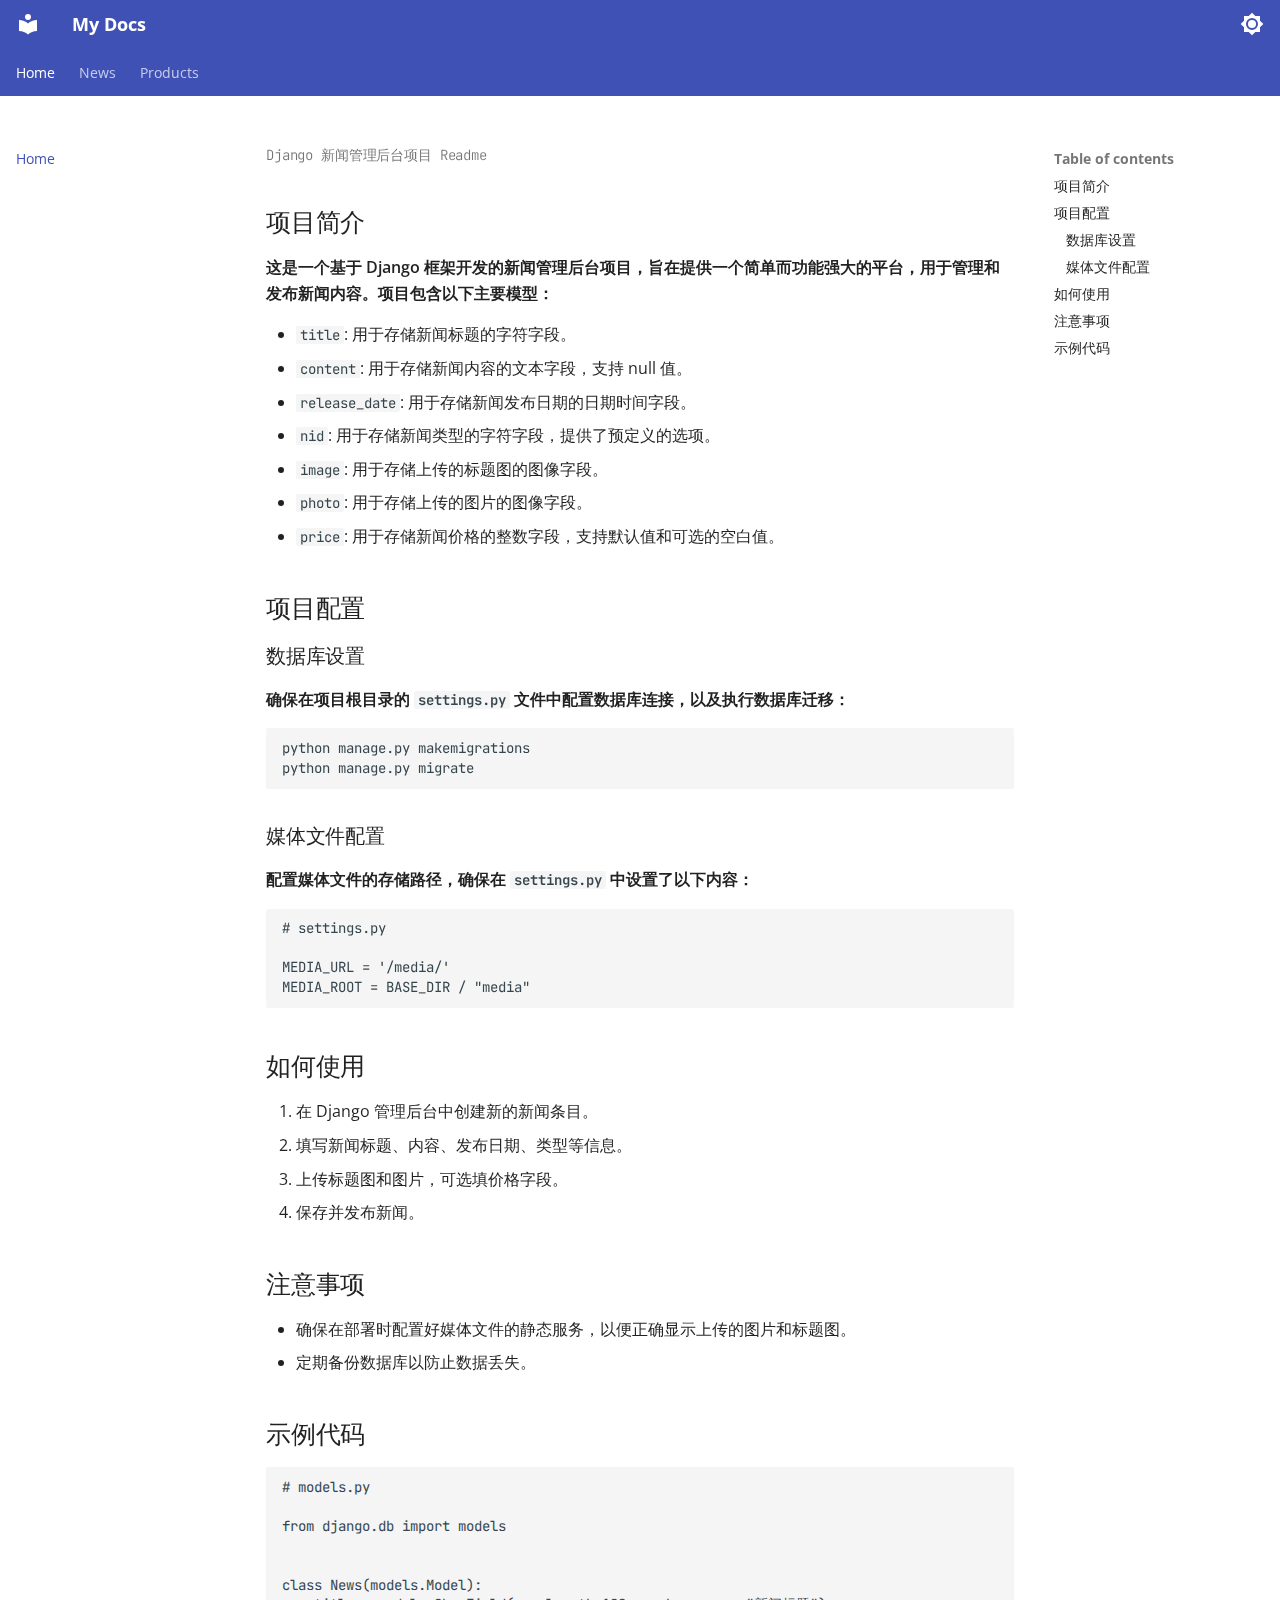
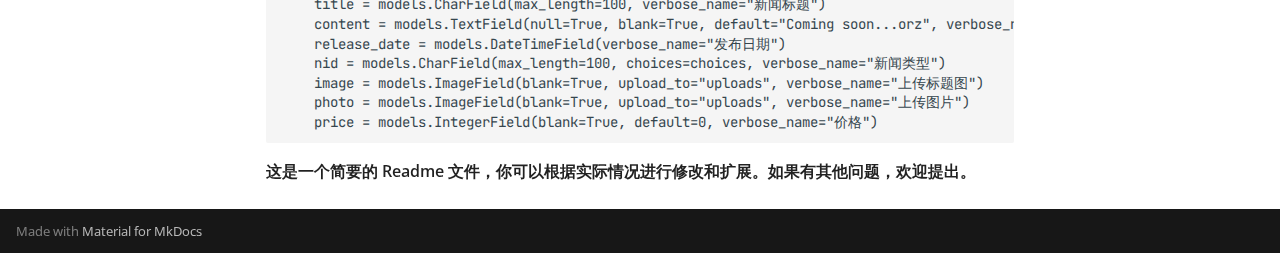
<file: docs/index.html>
<!doctype html>
<html lang="en" class="no-js">
  <head>
    
      <meta charset="utf-8">
      <meta name="viewport" content="width=device-width,initial-scale=1">
      
      
      
      
      
        <link rel="next" href="news/views/">
      
      
      <link rel="icon" href="assets/images/favicon.png">
      <meta name="generator" content="mkdocs-1.5.3, mkdocs-material-9.5.3">
    
    
      
        <title>My Docs</title>
      
    
    
      <link rel="stylesheet" href="assets/stylesheets/main.50c56a3b.min.css">
      
        
        <link rel="stylesheet" href="assets/stylesheets/palette.06af60db.min.css">
      
      


    
    
      
    
    
      
        
        
        <link rel="preconnect" href="https://fonts.gstatic.com" crossorigin>
        <link rel="stylesheet" href="https://fonts.googleapis.com/css?family=Roboto:300,300i,400,400i,700,700i%7CRoboto+Mono:400,400i,700,700i&display=fallback">
        <style>:root{--md-text-font:"Roboto";--md-code-font:"Roboto Mono"}</style>
      
    
    
      <link rel="stylesheet" href="assets/_mkdocstrings.css">
    
      <link rel="stylesheet" href="style.css">
    
    <script>__md_scope=new URL(".",location),__md_hash=e=>[...e].reduce((e,_)=>(e<<5)-e+_.charCodeAt(0),0),__md_get=(e,_=localStorage,t=__md_scope)=>JSON.parse(_.getItem(t.pathname+"."+e)),__md_set=(e,_,t=localStorage,a=__md_scope)=>{try{t.setItem(a.pathname+"."+e,JSON.stringify(_))}catch(e){}}</script>
    
      

    
    
    
  </head>
  
  
    
    
      
    
    
    
    
    <body dir="ltr" data-md-color-scheme="default" data-md-color-primary="indigo" data-md-color-accent="indigo">
  
    
    <input class="md-toggle" data-md-toggle="drawer" type="checkbox" id="__drawer" autocomplete="off">
    <input class="md-toggle" data-md-toggle="search" type="checkbox" id="__search" autocomplete="off">
    <label class="md-overlay" for="__drawer"></label>
    <div data-md-component="skip">
      
        
        <a href="#django-readme" class="md-skip">
          Skip to content
        </a>
      
    </div>
    <div data-md-component="announce">
      
    </div>
    
    
      

<header class="md-header" data-md-component="header">
  <nav class="md-header__inner md-grid" aria-label="Header">
    <a href="." title="My Docs" class="md-header__button md-logo" aria-label="My Docs" data-md-component="logo">
      
  
  <svg xmlns="http://www.w3.org/2000/svg" viewBox="0 0 24 24"><path d="M12 8a3 3 0 0 0 3-3 3 3 0 0 0-3-3 3 3 0 0 0-3 3 3 3 0 0 0 3 3m0 3.54C9.64 9.35 6.5 8 3 8v11c3.5 0 6.64 1.35 9 3.54 2.36-2.19 5.5-3.54 9-3.54V8c-3.5 0-6.64 1.35-9 3.54Z"/></svg>

    </a>
    <label class="md-header__button md-icon" for="__drawer">
      
      <svg xmlns="http://www.w3.org/2000/svg" viewBox="0 0 24 24"><path d="M3 6h18v2H3V6m0 5h18v2H3v-2m0 5h18v2H3v-2Z"/></svg>
    </label>
    <div class="md-header__title" data-md-component="header-title">
      <div class="md-header__ellipsis">
        <div class="md-header__topic">
          <span class="md-ellipsis">
            My Docs
          </span>
        </div>
        <div class="md-header__topic" data-md-component="header-topic">
          <span class="md-ellipsis">
            
              Home
            
          </span>
        </div>
      </div>
    </div>
    
      
        <form class="md-header__option" data-md-component="palette">
  
    
    
    
    <input class="md-option" data-md-color-media="(prefers-color-scheme: light)" data-md-color-scheme="default" data-md-color-primary="indigo" data-md-color-accent="indigo"  aria-label="Switch to dark mode"  type="radio" name="__palette" id="__palette_0">
    
      <label class="md-header__button md-icon" title="Switch to dark mode" for="__palette_1" hidden>
        <svg xmlns="http://www.w3.org/2000/svg" viewBox="0 0 24 24"><path d="M12 8a4 4 0 0 0-4 4 4 4 0 0 0 4 4 4 4 0 0 0 4-4 4 4 0 0 0-4-4m0 10a6 6 0 0 1-6-6 6 6 0 0 1 6-6 6 6 0 0 1 6 6 6 6 0 0 1-6 6m8-9.31V4h-4.69L12 .69 8.69 4H4v4.69L.69 12 4 15.31V20h4.69L12 23.31 15.31 20H20v-4.69L23.31 12 20 8.69Z"/></svg>
      </label>
    
  
    
    
    
    <input class="md-option" data-md-color-media="(prefers-color-scheme: dark)" data-md-color-scheme="slate" data-md-color-primary="indigo" data-md-color-accent="indigo"  aria-label="Switch to light mode"  type="radio" name="__palette" id="__palette_1">
    
      <label class="md-header__button md-icon" title="Switch to light mode" for="__palette_0" hidden>
        <svg xmlns="http://www.w3.org/2000/svg" viewBox="0 0 24 24"><path d="M12 18c-.89 0-1.74-.2-2.5-.55C11.56 16.5 13 14.42 13 12c0-2.42-1.44-4.5-3.5-5.45C10.26 6.2 11.11 6 12 6a6 6 0 0 1 6 6 6 6 0 0 1-6 6m8-9.31V4h-4.69L12 .69 8.69 4H4v4.69L.69 12 4 15.31V20h4.69L12 23.31 15.31 20H20v-4.69L23.31 12 20 8.69Z"/></svg>
      </label>
    
  
</form>
      
    
    
      <script>var media,input,key,value,palette=__md_get("__palette");if(palette&&palette.color){"(prefers-color-scheme)"===palette.color.media&&(media=matchMedia("(prefers-color-scheme: light)"),input=document.querySelector(media.matches?"[data-md-color-media='(prefers-color-scheme: light)']":"[data-md-color-media='(prefers-color-scheme: dark)']"),palette.color.media=input.getAttribute("data-md-color-media"),palette.color.scheme=input.getAttribute("data-md-color-scheme"),palette.color.primary=input.getAttribute("data-md-color-primary"),palette.color.accent=input.getAttribute("data-md-color-accent"));for([key,value]of Object.entries(palette.color))document.body.setAttribute("data-md-color-"+key,value)}</script>
    
    
    
    
  </nav>
  
</header>
    
    <div class="md-container" data-md-component="container">
      
      
        
          
            
<nav class="md-tabs" aria-label="Tabs" data-md-component="tabs">
  <div class="md-grid">
    <ul class="md-tabs__list">
      
        
  
  
    
  
  
    <li class="md-tabs__item md-tabs__item--active">
      <a href="." class="md-tabs__link">
        
  
    
  
  Home

      </a>
    </li>
  

      
        
  
  
  
    
    
      <li class="md-tabs__item">
        <a href="news/views/" class="md-tabs__link">
          
  
  News

        </a>
      </li>
    
  

      
        
  
  
  
    
    
      <li class="md-tabs__item">
        <a href="products/views/" class="md-tabs__link">
          
  
  Products

        </a>
      </li>
    
  

      
    </ul>
  </div>
</nav>
          
        
      
      <main class="md-main" data-md-component="main">
        <div class="md-main__inner md-grid">
          
            
              
              <div class="md-sidebar md-sidebar--primary" data-md-component="sidebar" data-md-type="navigation" >
                <div class="md-sidebar__scrollwrap">
                  <div class="md-sidebar__inner">
                    


  


<nav class="md-nav md-nav--primary md-nav--lifted" aria-label="Navigation" data-md-level="0">
  <label class="md-nav__title" for="__drawer">
    <a href="." title="My Docs" class="md-nav__button md-logo" aria-label="My Docs" data-md-component="logo">
      
  
  <svg xmlns="http://www.w3.org/2000/svg" viewBox="0 0 24 24"><path d="M12 8a3 3 0 0 0 3-3 3 3 0 0 0-3-3 3 3 0 0 0-3 3 3 3 0 0 0 3 3m0 3.54C9.64 9.35 6.5 8 3 8v11c3.5 0 6.64 1.35 9 3.54 2.36-2.19 5.5-3.54 9-3.54V8c-3.5 0-6.64 1.35-9 3.54Z"/></svg>

    </a>
    My Docs
  </label>
  
  <ul class="md-nav__list" data-md-scrollfix>
    
      
      
  
  
    
  
  
  
    <li class="md-nav__item md-nav__item--active">
      
      <input class="md-nav__toggle md-toggle" type="checkbox" id="__toc">
      
      
        
      
      
        <label class="md-nav__link md-nav__link--active" for="__toc">
          
  
  <span class="md-ellipsis">
    Home
  </span>
  

          <span class="md-nav__icon md-icon"></span>
        </label>
      
      <a href="." class="md-nav__link md-nav__link--active">
        
  
  <span class="md-ellipsis">
    Home
  </span>
  

      </a>
      
        

<nav class="md-nav md-nav--secondary" aria-label="Table of contents">
  
  
  
    
  
  
    <label class="md-nav__title" for="__toc">
      <span class="md-nav__icon md-icon"></span>
      Table of contents
    </label>
    <ul class="md-nav__list" data-md-component="toc" data-md-scrollfix>
      
        <li class="md-nav__item">
  <a href="#_1" class="md-nav__link">
    <span class="md-ellipsis">
      项目简介
    </span>
  </a>
  
</li>
      
        <li class="md-nav__item">
  <a href="#_2" class="md-nav__link">
    <span class="md-ellipsis">
      项目配置
    </span>
  </a>
  
    <nav class="md-nav" aria-label="项目配置">
      <ul class="md-nav__list">
        
          <li class="md-nav__item">
  <a href="#_3" class="md-nav__link">
    <span class="md-ellipsis">
      数据库设置
    </span>
  </a>
  
</li>
        
          <li class="md-nav__item">
  <a href="#_4" class="md-nav__link">
    <span class="md-ellipsis">
      媒体文件配置
    </span>
  </a>
  
</li>
        
      </ul>
    </nav>
  
</li>
      
        <li class="md-nav__item">
  <a href="#_5" class="md-nav__link">
    <span class="md-ellipsis">
      如何使用
    </span>
  </a>
  
</li>
      
        <li class="md-nav__item">
  <a href="#_6" class="md-nav__link">
    <span class="md-ellipsis">
      注意事项
    </span>
  </a>
  
</li>
      
        <li class="md-nav__item">
  <a href="#_7" class="md-nav__link">
    <span class="md-ellipsis">
      示例代码
    </span>
  </a>
  
</li>
      
    </ul>
  
</nav>
      
    </li>
  

    
      
      
  
  
  
  
    
    
    
    
    
      
      
    
    <li class="md-nav__item md-nav__item--section md-nav__item--nested">
      
        
        
        
        <input class="md-nav__toggle md-toggle " type="checkbox" id="__nav_2" >
        
          
          <label class="md-nav__link" for="__nav_2" id="__nav_2_label" tabindex="">
            
  
  <span class="md-ellipsis">
    News
  </span>
  

            <span class="md-nav__icon md-icon"></span>
          </label>
        
        <nav class="md-nav" data-md-level="1" aria-labelledby="__nav_2_label" aria-expanded="false">
          <label class="md-nav__title" for="__nav_2">
            <span class="md-nav__icon md-icon"></span>
            News
          </label>
          <ul class="md-nav__list" data-md-scrollfix>
            
              
                
  
  
  
  
    <li class="md-nav__item">
      <a href="news/views/" class="md-nav__link">
        
  
  <span class="md-ellipsis">
    views
  </span>
  

      </a>
    </li>
  

              
            
              
                
  
  
  
  
    <li class="md-nav__item">
      <a href="news/models/" class="md-nav__link">
        
  
  <span class="md-ellipsis">
    models
  </span>
  

      </a>
    </li>
  

              
            
          </ul>
        </nav>
      
    </li>
  

    
      
      
  
  
  
  
    
    
    
    
    
      
      
    
    <li class="md-nav__item md-nav__item--section md-nav__item--nested">
      
        
        
        
        <input class="md-nav__toggle md-toggle " type="checkbox" id="__nav_3" >
        
          
          <label class="md-nav__link" for="__nav_3" id="__nav_3_label" tabindex="">
            
  
  <span class="md-ellipsis">
    Products
  </span>
  

            <span class="md-nav__icon md-icon"></span>
          </label>
        
        <nav class="md-nav" data-md-level="1" aria-labelledby="__nav_3_label" aria-expanded="false">
          <label class="md-nav__title" for="__nav_3">
            <span class="md-nav__icon md-icon"></span>
            Products
          </label>
          <ul class="md-nav__list" data-md-scrollfix>
            
              
                
  
  
  
  
    <li class="md-nav__item">
      <a href="products/views/" class="md-nav__link">
        
  
  <span class="md-ellipsis">
    views
  </span>
  

      </a>
    </li>
  

              
            
          </ul>
        </nav>
      
    </li>
  

    
  </ul>
</nav>
                  </div>
                </div>
              </div>
            
            
              
              <div class="md-sidebar md-sidebar--secondary" data-md-component="sidebar" data-md-type="toc" >
                <div class="md-sidebar__scrollwrap">
                  <div class="md-sidebar__inner">
                    

<nav class="md-nav md-nav--secondary" aria-label="Table of contents">
  
  
  
    
  
  
    <label class="md-nav__title" for="__toc">
      <span class="md-nav__icon md-icon"></span>
      Table of contents
    </label>
    <ul class="md-nav__list" data-md-component="toc" data-md-scrollfix>
      
        <li class="md-nav__item">
  <a href="#_1" class="md-nav__link">
    <span class="md-ellipsis">
      项目简介
    </span>
  </a>
  
</li>
      
        <li class="md-nav__item">
  <a href="#_2" class="md-nav__link">
    <span class="md-ellipsis">
      项目配置
    </span>
  </a>
  
    <nav class="md-nav" aria-label="项目配置">
      <ul class="md-nav__list">
        
          <li class="md-nav__item">
  <a href="#_3" class="md-nav__link">
    <span class="md-ellipsis">
      数据库设置
    </span>
  </a>
  
</li>
        
          <li class="md-nav__item">
  <a href="#_4" class="md-nav__link">
    <span class="md-ellipsis">
      媒体文件配置
    </span>
  </a>
  
</li>
        
      </ul>
    </nav>
  
</li>
      
        <li class="md-nav__item">
  <a href="#_5" class="md-nav__link">
    <span class="md-ellipsis">
      如何使用
    </span>
  </a>
  
</li>
      
        <li class="md-nav__item">
  <a href="#_6" class="md-nav__link">
    <span class="md-ellipsis">
      注意事项
    </span>
  </a>
  
</li>
      
        <li class="md-nav__item">
  <a href="#_7" class="md-nav__link">
    <span class="md-ellipsis">
      示例代码
    </span>
  </a>
  
</li>
      
    </ul>
  
</nav>
                  </div>
                </div>
              </div>
            
          
          
            <div class="md-content" data-md-component="content">
              <article class="md-content__inner md-typeset">
                
                  


<h1 id="django-readme">Django 新闻管理后台项目 Readme</h1>
<h2 id="_1">项目简介</h2>
<p>这是一个基于 Django 框架开发的新闻管理后台项目，旨在提供一个简单而功能强大的平台，用于管理和发布新闻内容。项目包含以下主要模型：</p>
<ul>
<li><code>title</code>: 用于存储新闻标题的字符字段。</li>
<li><code>content</code>: 用于存储新闻内容的文本字段，支持 null 值。</li>
<li><code>release_date</code>: 用于存储新闻发布日期的日期时间字段。</li>
<li><code>nid</code>: 用于存储新闻类型的字符字段，提供了预定义的选项。</li>
<li><code>image</code>: 用于存储上传的标题图的图像字段。</li>
<li><code>photo</code>: 用于存储上传的图片的图像字段。</li>
<li><code>price</code>: 用于存储新闻价格的整数字段，支持默认值和可选的空白值。</li>
</ul>
<h2 id="_2">项目配置</h2>
<h3 id="_3">数据库设置</h3>
<p>确保在项目根目录的 <code>settings.py</code> 文件中配置数据库连接，以及执行数据库迁移：</p>
<pre><code class="language-bash">python manage.py makemigrations
python manage.py migrate
</code></pre>
<h3 id="_4">媒体文件配置</h3>
<p>配置媒体文件的存储路径，确保在 <code>settings.py</code> 中设置了以下内容：</p>
<pre><code class="language-python"># settings.py

MEDIA_URL = '/media/'
MEDIA_ROOT = BASE_DIR / &quot;media&quot;
</code></pre>
<h2 id="_5">如何使用</h2>
<ol>
<li>在 Django 管理后台中创建新的新闻条目。</li>
<li>填写新闻标题、内容、发布日期、类型等信息。</li>
<li>上传标题图和图片，可选填价格字段。</li>
<li>保存并发布新闻。</li>
</ol>
<h2 id="_6">注意事项</h2>
<ul>
<li>确保在部署时配置好媒体文件的静态服务，以便正确显示上传的图片和标题图。</li>
<li>定期备份数据库以防止数据丢失。</li>
</ul>
<h2 id="_7">示例代码</h2>
<pre><code class="language-python"># models.py

from django.db import models


class News(models.Model):
    title = models.CharField(max_length=100, verbose_name=&quot;新闻标题&quot;)
    content = models.TextField(null=True, blank=True, default=&quot;Coming soon...orz&quot;, verbose_name=&quot;新闻内容&quot;)
    release_date = models.DateTimeField(verbose_name=&quot;发布日期&quot;)
    nid = models.CharField(max_length=100, choices=choices, verbose_name=&quot;新闻类型&quot;)
    image = models.ImageField(blank=True, upload_to=&quot;uploads&quot;, verbose_name=&quot;上传标题图&quot;)
    photo = models.ImageField(blank=True, upload_to=&quot;uploads&quot;, verbose_name=&quot;上传图片&quot;)
    price = models.IntegerField(blank=True, default=0, verbose_name=&quot;价格&quot;)
</code></pre>
<p>这是一个简要的 Readme 文件，你可以根据实际情况进行修改和扩展。如果有其他问题，欢迎提出。</p>












                
              </article>
            </div>
          
          
<script>var target=document.getElementById(location.hash.slice(1));target&&target.name&&(target.checked=target.name.startsWith("__tabbed_"))</script>
        </div>
        
      </main>
      
        <footer class="md-footer">
  
  <div class="md-footer-meta md-typeset">
    <div class="md-footer-meta__inner md-grid">
      <div class="md-copyright">
  
  
    Made with
    <a href="https://squidfunk.github.io/mkdocs-material/" target="_blank" rel="noopener">
      Material for MkDocs
    </a>
  
</div>
      
    </div>
  </div>
</footer>
      
    </div>
    <div class="md-dialog" data-md-component="dialog">
      <div class="md-dialog__inner md-typeset"></div>
    </div>
    
    
    <script id="__config" type="application/json">{"base": ".", "features": ["navigation.tabs", "search.suggest", "search.highlight"], "search": "assets/javascripts/workers/search.f886a092.min.js", "translations": {"clipboard.copied": "Copied to clipboard", "clipboard.copy": "Copy to clipboard", "search.result.more.one": "1 more on this page", "search.result.more.other": "# more on this page", "search.result.none": "No matching documents", "search.result.one": "1 matching document", "search.result.other": "# matching documents", "search.result.placeholder": "Type to start searching", "search.result.term.missing": "Missing", "select.version": "Select version"}}</script>
    
    
      <script src="assets/javascripts/bundle.d7c377c4.min.js"></script>
      
    
  </body>
</html>
</file>
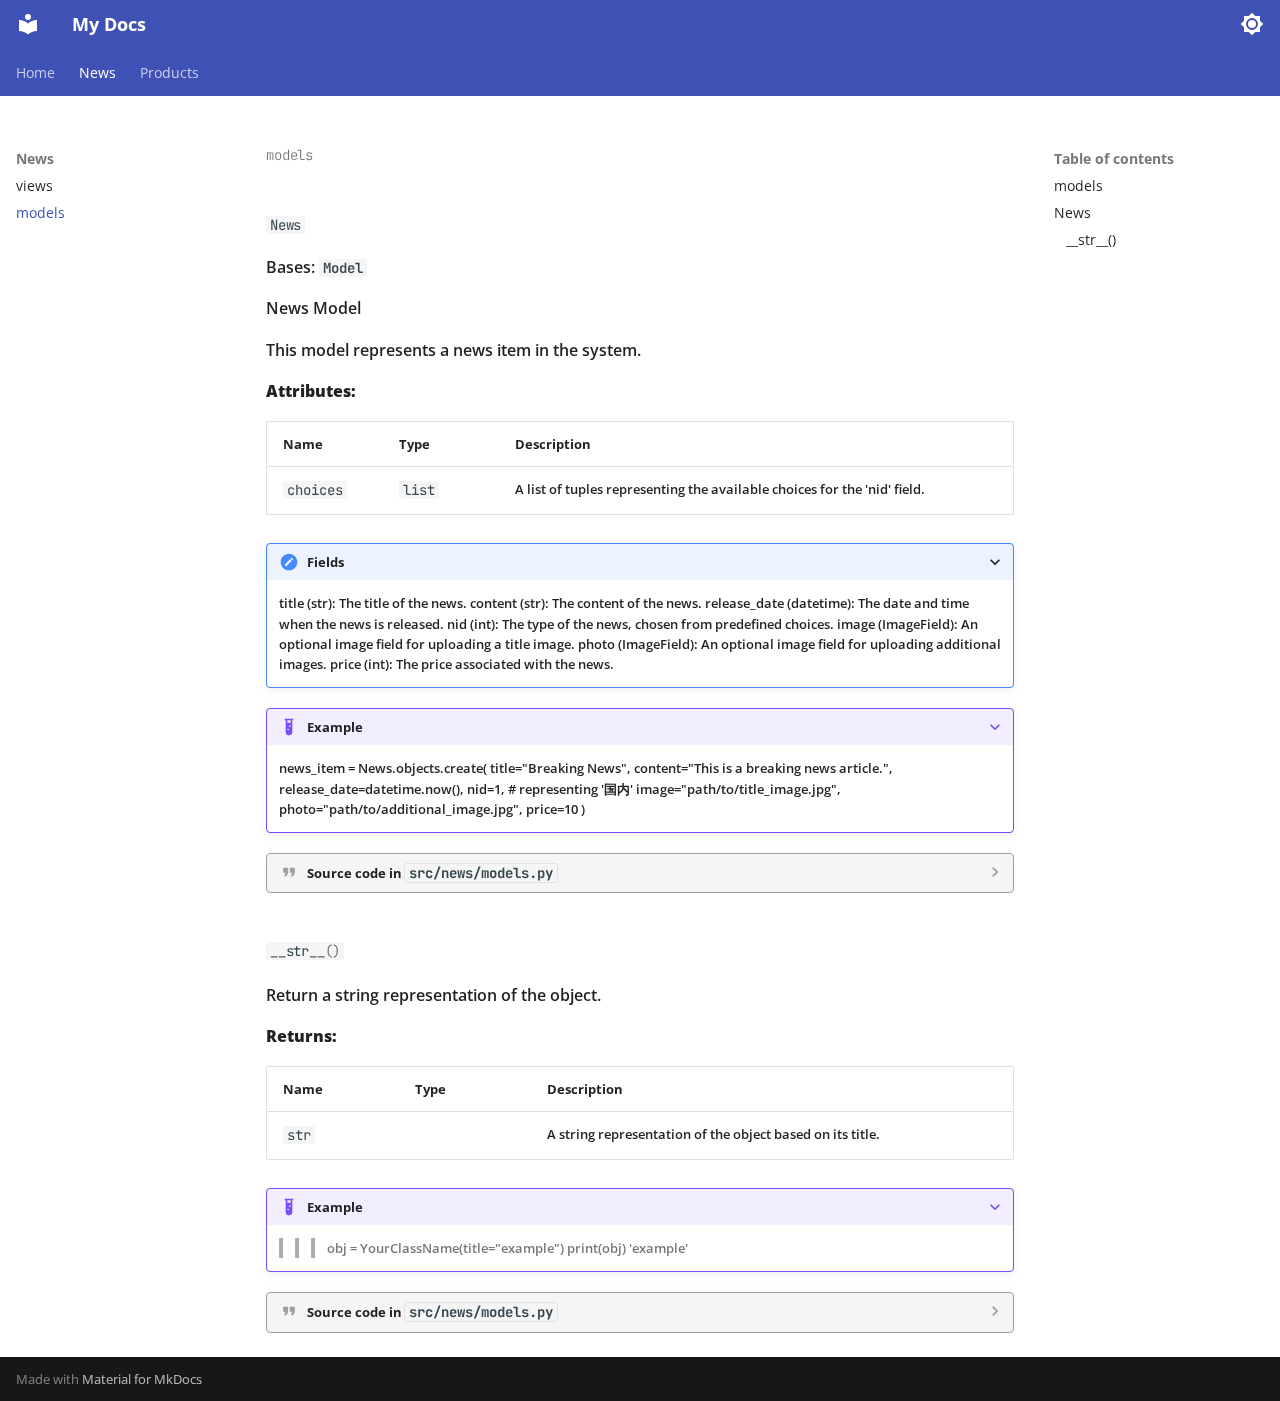
<file: docs/news/models/index.html>
<!doctype html>
<html lang="en" class="no-js">
  <head>
    
      <meta charset="utf-8">
      <meta name="viewport" content="width=device-width,initial-scale=1">
      
      
      
      
        <link rel="prev" href="../views/">
      
      
        <link rel="next" href="../../products/views/">
      
      
      <link rel="icon" href="../../assets/images/favicon.png">
      <meta name="generator" content="mkdocs-1.5.3, mkdocs-material-9.5.3">
    
    
      
        <title>models - My Docs</title>
      
    
    
      <link rel="stylesheet" href="../../assets/stylesheets/main.50c56a3b.min.css">
      
        
        <link rel="stylesheet" href="../../assets/stylesheets/palette.06af60db.min.css">
      
      


    
    
      
    
    
      
        
        
        <link rel="preconnect" href="https://fonts.gstatic.com" crossorigin>
        <link rel="stylesheet" href="https://fonts.googleapis.com/css?family=Roboto:300,300i,400,400i,700,700i%7CRoboto+Mono:400,400i,700,700i&display=fallback">
        <style>:root{--md-text-font:"Roboto";--md-code-font:"Roboto Mono"}</style>
      
    
    
      <link rel="stylesheet" href="../../assets/_mkdocstrings.css">
    
      <link rel="stylesheet" href="../../style.css">
    
    <script>__md_scope=new URL("../..",location),__md_hash=e=>[...e].reduce((e,_)=>(e<<5)-e+_.charCodeAt(0),0),__md_get=(e,_=localStorage,t=__md_scope)=>JSON.parse(_.getItem(t.pathname+"."+e)),__md_set=(e,_,t=localStorage,a=__md_scope)=>{try{t.setItem(a.pathname+"."+e,JSON.stringify(_))}catch(e){}}</script>
    
      

    
    
    
  </head>
  
  
    
    
      
    
    
    
    
    <body dir="ltr" data-md-color-scheme="default" data-md-color-primary="indigo" data-md-color-accent="indigo">
  
    
    <input class="md-toggle" data-md-toggle="drawer" type="checkbox" id="__drawer" autocomplete="off">
    <input class="md-toggle" data-md-toggle="search" type="checkbox" id="__search" autocomplete="off">
    <label class="md-overlay" for="__drawer"></label>
    <div data-md-component="skip">
      
        
        <a href="#src.news.models" class="md-skip">
          Skip to content
        </a>
      
    </div>
    <div data-md-component="announce">
      
    </div>
    
    
      

<header class="md-header" data-md-component="header">
  <nav class="md-header__inner md-grid" aria-label="Header">
    <a href="../.." title="My Docs" class="md-header__button md-logo" aria-label="My Docs" data-md-component="logo">
      
  
  <svg xmlns="http://www.w3.org/2000/svg" viewBox="0 0 24 24"><path d="M12 8a3 3 0 0 0 3-3 3 3 0 0 0-3-3 3 3 0 0 0-3 3 3 3 0 0 0 3 3m0 3.54C9.64 9.35 6.5 8 3 8v11c3.5 0 6.64 1.35 9 3.54 2.36-2.19 5.5-3.54 9-3.54V8c-3.5 0-6.64 1.35-9 3.54Z"/></svg>

    </a>
    <label class="md-header__button md-icon" for="__drawer">
      
      <svg xmlns="http://www.w3.org/2000/svg" viewBox="0 0 24 24"><path d="M3 6h18v2H3V6m0 5h18v2H3v-2m0 5h18v2H3v-2Z"/></svg>
    </label>
    <div class="md-header__title" data-md-component="header-title">
      <div class="md-header__ellipsis">
        <div class="md-header__topic">
          <span class="md-ellipsis">
            My Docs
          </span>
        </div>
        <div class="md-header__topic" data-md-component="header-topic">
          <span class="md-ellipsis">
            
              models
            
          </span>
        </div>
      </div>
    </div>
    
      
        <form class="md-header__option" data-md-component="palette">
  
    
    
    
    <input class="md-option" data-md-color-media="(prefers-color-scheme: light)" data-md-color-scheme="default" data-md-color-primary="indigo" data-md-color-accent="indigo"  aria-label="Switch to dark mode"  type="radio" name="__palette" id="__palette_0">
    
      <label class="md-header__button md-icon" title="Switch to dark mode" for="__palette_1" hidden>
        <svg xmlns="http://www.w3.org/2000/svg" viewBox="0 0 24 24"><path d="M12 8a4 4 0 0 0-4 4 4 4 0 0 0 4 4 4 4 0 0 0 4-4 4 4 0 0 0-4-4m0 10a6 6 0 0 1-6-6 6 6 0 0 1 6-6 6 6 0 0 1 6 6 6 6 0 0 1-6 6m8-9.31V4h-4.69L12 .69 8.69 4H4v4.69L.69 12 4 15.31V20h4.69L12 23.31 15.31 20H20v-4.69L23.31 12 20 8.69Z"/></svg>
      </label>
    
  
    
    
    
    <input class="md-option" data-md-color-media="(prefers-color-scheme: dark)" data-md-color-scheme="slate" data-md-color-primary="indigo" data-md-color-accent="indigo"  aria-label="Switch to light mode"  type="radio" name="__palette" id="__palette_1">
    
      <label class="md-header__button md-icon" title="Switch to light mode" for="__palette_0" hidden>
        <svg xmlns="http://www.w3.org/2000/svg" viewBox="0 0 24 24"><path d="M12 18c-.89 0-1.74-.2-2.5-.55C11.56 16.5 13 14.42 13 12c0-2.42-1.44-4.5-3.5-5.45C10.26 6.2 11.11 6 12 6a6 6 0 0 1 6 6 6 6 0 0 1-6 6m8-9.31V4h-4.69L12 .69 8.69 4H4v4.69L.69 12 4 15.31V20h4.69L12 23.31 15.31 20H20v-4.69L23.31 12 20 8.69Z"/></svg>
      </label>
    
  
</form>
      
    
    
      <script>var media,input,key,value,palette=__md_get("__palette");if(palette&&palette.color){"(prefers-color-scheme)"===palette.color.media&&(media=matchMedia("(prefers-color-scheme: light)"),input=document.querySelector(media.matches?"[data-md-color-media='(prefers-color-scheme: light)']":"[data-md-color-media='(prefers-color-scheme: dark)']"),palette.color.media=input.getAttribute("data-md-color-media"),palette.color.scheme=input.getAttribute("data-md-color-scheme"),palette.color.primary=input.getAttribute("data-md-color-primary"),palette.color.accent=input.getAttribute("data-md-color-accent"));for([key,value]of Object.entries(palette.color))document.body.setAttribute("data-md-color-"+key,value)}</script>
    
    
    
    
  </nav>
  
</header>
    
    <div class="md-container" data-md-component="container">
      
      
        
          
            
<nav class="md-tabs" aria-label="Tabs" data-md-component="tabs">
  <div class="md-grid">
    <ul class="md-tabs__list">
      
        
  
  
  
    <li class="md-tabs__item">
      <a href="../.." class="md-tabs__link">
        
  
    
  
  Home

      </a>
    </li>
  

      
        
  
  
    
  
  
    
    
      <li class="md-tabs__item md-tabs__item--active">
        <a href="../views/" class="md-tabs__link">
          
  
  News

        </a>
      </li>
    
  

      
        
  
  
  
    
    
      <li class="md-tabs__item">
        <a href="../../products/views/" class="md-tabs__link">
          
  
  Products

        </a>
      </li>
    
  

      
    </ul>
  </div>
</nav>
          
        
      
      <main class="md-main" data-md-component="main">
        <div class="md-main__inner md-grid">
          
            
              
              <div class="md-sidebar md-sidebar--primary" data-md-component="sidebar" data-md-type="navigation" >
                <div class="md-sidebar__scrollwrap">
                  <div class="md-sidebar__inner">
                    


  


<nav class="md-nav md-nav--primary md-nav--lifted" aria-label="Navigation" data-md-level="0">
  <label class="md-nav__title" for="__drawer">
    <a href="../.." title="My Docs" class="md-nav__button md-logo" aria-label="My Docs" data-md-component="logo">
      
  
  <svg xmlns="http://www.w3.org/2000/svg" viewBox="0 0 24 24"><path d="M12 8a3 3 0 0 0 3-3 3 3 0 0 0-3-3 3 3 0 0 0-3 3 3 3 0 0 0 3 3m0 3.54C9.64 9.35 6.5 8 3 8v11c3.5 0 6.64 1.35 9 3.54 2.36-2.19 5.5-3.54 9-3.54V8c-3.5 0-6.64 1.35-9 3.54Z"/></svg>

    </a>
    My Docs
  </label>
  
  <ul class="md-nav__list" data-md-scrollfix>
    
      
      
  
  
  
  
    <li class="md-nav__item">
      <a href="../.." class="md-nav__link">
        
  
  <span class="md-ellipsis">
    Home
  </span>
  

      </a>
    </li>
  

    
      
      
  
  
    
  
  
  
    
    
    
    
    
      
      
    
    <li class="md-nav__item md-nav__item--active md-nav__item--section md-nav__item--nested">
      
        
        
        
        <input class="md-nav__toggle md-toggle " type="checkbox" id="__nav_2" checked>
        
          
          <label class="md-nav__link" for="__nav_2" id="__nav_2_label" tabindex="">
            
  
  <span class="md-ellipsis">
    News
  </span>
  

            <span class="md-nav__icon md-icon"></span>
          </label>
        
        <nav class="md-nav" data-md-level="1" aria-labelledby="__nav_2_label" aria-expanded="true">
          <label class="md-nav__title" for="__nav_2">
            <span class="md-nav__icon md-icon"></span>
            News
          </label>
          <ul class="md-nav__list" data-md-scrollfix>
            
              
                
  
  
  
  
    <li class="md-nav__item">
      <a href="../views/" class="md-nav__link">
        
  
  <span class="md-ellipsis">
    views
  </span>
  

      </a>
    </li>
  

              
            
              
                
  
  
    
  
  
  
    <li class="md-nav__item md-nav__item--active">
      
      <input class="md-nav__toggle md-toggle" type="checkbox" id="__toc">
      
      
      
        <label class="md-nav__link md-nav__link--active" for="__toc">
          
  
  <span class="md-ellipsis">
    models
  </span>
  

          <span class="md-nav__icon md-icon"></span>
        </label>
      
      <a href="./" class="md-nav__link md-nav__link--active">
        
  
  <span class="md-ellipsis">
    models
  </span>
  

      </a>
      
        

<nav class="md-nav md-nav--secondary" aria-label="Table of contents">
  
  
  
  
    <label class="md-nav__title" for="__toc">
      <span class="md-nav__icon md-icon"></span>
      Table of contents
    </label>
    <ul class="md-nav__list" data-md-component="toc" data-md-scrollfix>
      
        <li class="md-nav__item">
  <a href="#src.news.models" class="md-nav__link">
    <span class="md-ellipsis">
      models
    </span>
  </a>
  
</li>
      
        <li class="md-nav__item">
  <a href="#src.news.models.News" class="md-nav__link">
    <span class="md-ellipsis">
      News
    </span>
  </a>
  
    <nav class="md-nav" aria-label="News">
      <ul class="md-nav__list">
        
          <li class="md-nav__item">
  <a href="#src.news.models.News.__str__" class="md-nav__link">
    <span class="md-ellipsis">
      __str__()
    </span>
  </a>
  
</li>
        
      </ul>
    </nav>
  
</li>
      
    </ul>
  
</nav>
      
    </li>
  

              
            
          </ul>
        </nav>
      
    </li>
  

    
      
      
  
  
  
  
    
    
    
    
    
      
      
    
    <li class="md-nav__item md-nav__item--section md-nav__item--nested">
      
        
        
        
        <input class="md-nav__toggle md-toggle " type="checkbox" id="__nav_3" >
        
          
          <label class="md-nav__link" for="__nav_3" id="__nav_3_label" tabindex="">
            
  
  <span class="md-ellipsis">
    Products
  </span>
  

            <span class="md-nav__icon md-icon"></span>
          </label>
        
        <nav class="md-nav" data-md-level="1" aria-labelledby="__nav_3_label" aria-expanded="false">
          <label class="md-nav__title" for="__nav_3">
            <span class="md-nav__icon md-icon"></span>
            Products
          </label>
          <ul class="md-nav__list" data-md-scrollfix>
            
              
                
  
  
  
  
    <li class="md-nav__item">
      <a href="../../products/views/" class="md-nav__link">
        
  
  <span class="md-ellipsis">
    views
  </span>
  

      </a>
    </li>
  

              
            
          </ul>
        </nav>
      
    </li>
  

    
  </ul>
</nav>
                  </div>
                </div>
              </div>
            
            
              
              <div class="md-sidebar md-sidebar--secondary" data-md-component="sidebar" data-md-type="toc" >
                <div class="md-sidebar__scrollwrap">
                  <div class="md-sidebar__inner">
                    

<nav class="md-nav md-nav--secondary" aria-label="Table of contents">
  
  
  
  
    <label class="md-nav__title" for="__toc">
      <span class="md-nav__icon md-icon"></span>
      Table of contents
    </label>
    <ul class="md-nav__list" data-md-component="toc" data-md-scrollfix>
      
        <li class="md-nav__item">
  <a href="#src.news.models" class="md-nav__link">
    <span class="md-ellipsis">
      models
    </span>
  </a>
  
</li>
      
        <li class="md-nav__item">
  <a href="#src.news.models.News" class="md-nav__link">
    <span class="md-ellipsis">
      News
    </span>
  </a>
  
    <nav class="md-nav" aria-label="News">
      <ul class="md-nav__list">
        
          <li class="md-nav__item">
  <a href="#src.news.models.News.__str__" class="md-nav__link">
    <span class="md-ellipsis">
      __str__()
    </span>
  </a>
  
</li>
        
      </ul>
    </nav>
  
</li>
      
    </ul>
  
</nav>
                  </div>
                </div>
              </div>
            
          
          
            <div class="md-content" data-md-component="content">
              <article class="md-content__inner md-typeset">
                
                  


  <h1>models</h1>

<div class="doc doc-object doc-module">



<a id="src.news.models"></a>
  <div class="doc doc-contents first">

  

  <div class="doc doc-children">








<div class="doc doc-object doc-class">




<h2 id="src.news.models.News" class="doc doc-heading">
          <code>News</code>


</h2>


  <div class="doc doc-contents ">
          <p class="doc doc-class-bases">
            Bases: <code><span title="django.db.models.Model">Model</span></code></p>

  
      <p>News Model</p>
<p>This model represents a news item in the system.</p>



  <p><strong>Attributes:</strong></p>
  <table>
    <thead>
      <tr>
        <th>Name</th>
        <th>Type</th>
        <th>Description</th>
      </tr>
    </thead>
    <tbody>
        <tr>
          <td><code>choices</code></td>
          <td>
                <code>list</code>
          </td>
          <td>
            <div class="doc-md-description">
              <p>A list of tuples representing the available choices for the 'nid' field.</p>
            </div>
          </td>
        </tr>
    </tbody>
  </table>

<details class="fields" open>
  <summary>Fields</summary>
  <p>title (str): The title of the news.
content (str): The content of the news.
release_date (datetime): The date and time when the news is released.
nid (int): The type of the news, chosen from predefined choices.
image (ImageField): An optional image field for uploading a title image.
photo (ImageField): An optional image field for uploading additional images.
price (int): The price associated with the news.</p>
</details>
<details class="example" open>
  <summary>Example</summary>
  <p>news_item = News.objects.create(
    title="Breaking News",
    content="This is a breaking news article.",
    release_date=datetime.now(),
    nid=1,  # representing '国内'
    image="path/to/title_image.jpg",
    photo="path/to/additional_image.jpg",
    price=10
)</p>
</details>
            <details class="quote">
              <summary>Source code in <code>src/news/models.py</code></summary>
              <div class="highlight"><table class="highlighttable"><tr><td class="linenos"><div class="linenodiv"><pre><span></span><span class="normal"> 6</span>
<span class="normal"> 7</span>
<span class="normal"> 8</span>
<span class="normal"> 9</span>
<span class="normal">10</span>
<span class="normal">11</span>
<span class="normal">12</span>
<span class="normal">13</span>
<span class="normal">14</span>
<span class="normal">15</span>
<span class="normal">16</span>
<span class="normal">17</span>
<span class="normal">18</span>
<span class="normal">19</span>
<span class="normal">20</span>
<span class="normal">21</span>
<span class="normal">22</span>
<span class="normal">23</span>
<span class="normal">24</span>
<span class="normal">25</span>
<span class="normal">26</span>
<span class="normal">27</span>
<span class="normal">28</span>
<span class="normal">29</span>
<span class="normal">30</span>
<span class="normal">31</span>
<span class="normal">32</span>
<span class="normal">33</span>
<span class="normal">34</span>
<span class="normal">35</span>
<span class="normal">36</span>
<span class="normal">37</span>
<span class="normal">38</span>
<span class="normal">39</span>
<span class="normal">40</span>
<span class="normal">41</span>
<span class="normal">42</span>
<span class="normal">43</span>
<span class="normal">44</span>
<span class="normal">45</span>
<span class="normal">46</span>
<span class="normal">47</span>
<span class="normal">48</span>
<span class="normal">49</span>
<span class="normal">50</span>
<span class="normal">51</span>
<span class="normal">52</span>
<span class="normal">53</span>
<span class="normal">54</span>
<span class="normal">55</span>
<span class="normal">56</span>
<span class="normal">57</span>
<span class="normal">58</span>
<span class="normal">59</span>
<span class="normal">60</span>
<span class="normal">61</span>
<span class="normal">62</span>
<span class="normal">63</span>
<span class="normal">64</span>
<span class="normal">65</span>
<span class="normal">66</span>
<span class="normal">67</span></pre></div></td><td class="code"><div><pre><span></span><code><span class="k">class</span> <span class="nc">News</span><span class="p">(</span><span class="n">models</span><span class="o">.</span><span class="n">Model</span><span class="p">):</span>
<span class="w">    </span><span class="sd">&quot;&quot;&quot;News Model</span>

<span class="sd">    This model represents a news item in the system.</span>

<span class="sd">    Attributes:</span>
<span class="sd">        choices (list): A list of tuples representing the available choices for the &#39;nid&#39; field.</span>

<span class="sd">    Fields:</span>
<span class="sd">        title (str): The title of the news.</span>
<span class="sd">        content (str): The content of the news.</span>
<span class="sd">        release_date (datetime): The date and time when the news is released.</span>
<span class="sd">        nid (int): The type of the news, chosen from predefined choices.</span>
<span class="sd">        image (ImageField): An optional image field for uploading a title image.</span>
<span class="sd">        photo (ImageField): An optional image field for uploading additional images.</span>
<span class="sd">        price (int): The price associated with the news.</span>

<span class="sd">    Example:</span>
<span class="sd">        news_item = News.objects.create(</span>
<span class="sd">            title=&quot;Breaking News&quot;,</span>
<span class="sd">            content=&quot;This is a breaking news article.&quot;,</span>
<span class="sd">            release_date=datetime.now(),</span>
<span class="sd">            nid=1,  # representing &#39;国内&#39;</span>
<span class="sd">            image=&quot;path/to/title_image.jpg&quot;,</span>
<span class="sd">            photo=&quot;path/to/additional_image.jpg&quot;,</span>
<span class="sd">            price=10</span>
<span class="sd">        )</span>

<span class="sd">    &quot;&quot;&quot;</span>
    <span class="n">choices</span> <span class="o">=</span> <span class="p">{</span>
        <span class="s2">&quot;0&quot;</span><span class="p">:</span> <span class="s2">&quot;全部&quot;</span><span class="p">,</span>
        <span class="s2">&quot;1&quot;</span><span class="p">:</span> <span class="s2">&quot;国内&quot;</span><span class="p">,</span>
        <span class="s2">&quot;2&quot;</span><span class="p">:</span> <span class="s2">&quot;国际&quot;</span><span class="p">,</span>
        <span class="s2">&quot;3&quot;</span><span class="p">:</span> <span class="s2">&quot;娱乐&quot;</span><span class="p">,</span>
        <span class="s2">&quot;4&quot;</span><span class="p">:</span> <span class="s2">&quot;体育&quot;</span><span class="p">,</span>
        <span class="s2">&quot;5&quot;</span><span class="p">:</span> <span class="s2">&quot;财经&quot;</span><span class="p">,</span>
        <span class="s2">&quot;6&quot;</span><span class="p">:</span> <span class="s2">&quot;科技&quot;</span><span class="p">,</span>
        <span class="s2">&quot;7&quot;</span><span class="p">:</span> <span class="s2">&quot;时尚&quot;</span><span class="p">,</span>
        <span class="s2">&quot;8&quot;</span><span class="p">:</span> <span class="s2">&quot;购物&quot;</span>
    <span class="p">}</span>

    <span class="n">title</span> <span class="o">=</span> <span class="n">models</span><span class="o">.</span><span class="n">CharField</span><span class="p">(</span><span class="n">max_length</span><span class="o">=</span><span class="mi">100</span><span class="p">,</span> <span class="n">verbose_name</span><span class="o">=</span><span class="s2">&quot;新闻标题&quot;</span><span class="p">)</span>
    <span class="n">content</span> <span class="o">=</span> <span class="n">models</span><span class="o">.</span><span class="n">TextField</span><span class="p">(</span><span class="n">null</span><span class="o">=</span><span class="kc">True</span><span class="p">,</span> <span class="n">blank</span><span class="o">=</span><span class="kc">True</span><span class="p">,</span> <span class="n">default</span><span class="o">=</span><span class="s2">&quot;Coming soon...orz&quot;</span><span class="p">,</span> <span class="n">verbose_name</span><span class="o">=</span><span class="s2">&quot;新闻内容&quot;</span><span class="p">)</span>
    <span class="n">release_date</span> <span class="o">=</span> <span class="n">models</span><span class="o">.</span><span class="n">DateTimeField</span><span class="p">(</span><span class="n">verbose_name</span><span class="o">=</span><span class="s2">&quot;发布日期&quot;</span><span class="p">)</span>
    <span class="n">nid</span> <span class="o">=</span> <span class="n">models</span><span class="o">.</span><span class="n">CharField</span><span class="p">(</span><span class="n">max_length</span><span class="o">=</span><span class="mi">100</span><span class="p">,</span> <span class="n">choices</span><span class="o">=</span><span class="n">choices</span><span class="p">,</span> <span class="n">verbose_name</span><span class="o">=</span><span class="s2">&quot;新闻类型&quot;</span><span class="p">)</span>
    <span class="n">image</span> <span class="o">=</span> <span class="n">models</span><span class="o">.</span><span class="n">ImageField</span><span class="p">(</span><span class="n">blank</span><span class="o">=</span><span class="kc">True</span><span class="p">,</span> <span class="n">upload_to</span><span class="o">=</span><span class="s2">&quot;uploads&quot;</span><span class="p">,</span> <span class="n">verbose_name</span><span class="o">=</span><span class="s2">&quot;上传标题图&quot;</span><span class="p">)</span>
    <span class="n">photo</span> <span class="o">=</span> <span class="n">models</span><span class="o">.</span><span class="n">ImageField</span><span class="p">(</span><span class="n">blank</span><span class="o">=</span><span class="kc">True</span><span class="p">,</span> <span class="n">upload_to</span><span class="o">=</span><span class="s2">&quot;uploads&quot;</span><span class="p">,</span> <span class="n">verbose_name</span><span class="o">=</span><span class="s2">&quot;上传图片&quot;</span><span class="p">)</span>
    <span class="n">buy</span> <span class="o">=</span> <span class="n">models</span><span class="o">.</span><span class="n">CharField</span><span class="p">(</span><span class="n">max_length</span><span class="o">=</span><span class="mi">100</span><span class="p">,</span> <span class="n">blank</span><span class="o">=</span><span class="kc">True</span><span class="p">,</span> <span class="n">default</span><span class="o">=</span><span class="mi">0</span><span class="p">,</span> <span class="n">verbose_name</span><span class="o">=</span><span class="s2">&quot;是否可购买&quot;</span><span class="p">)</span>
    <span class="n">price</span> <span class="o">=</span> <span class="n">models</span><span class="o">.</span><span class="n">IntegerField</span><span class="p">(</span><span class="n">blank</span><span class="o">=</span><span class="kc">True</span><span class="p">,</span> <span class="n">default</span><span class="o">=</span><span class="mi">0</span><span class="p">,</span> <span class="n">verbose_name</span><span class="o">=</span><span class="s2">&quot;价格&quot;</span><span class="p">)</span>

    <span class="k">def</span> <span class="fm">__str__</span><span class="p">(</span><span class="bp">self</span><span class="p">):</span>
<span class="w">        </span><span class="sd">&quot;&quot;&quot;Return a string representation of the object.</span>

<span class="sd">        Returns:</span>
<span class="sd">            str: A string representation of the object based on its title.</span>

<span class="sd">        Example:</span>
<span class="sd">            &gt;&gt;&gt; obj = YourClassName(title=&quot;example&quot;)</span>
<span class="sd">            &gt;&gt;&gt; print(obj)</span>
<span class="sd">            &#39;example&#39;</span>
<span class="sd">        &quot;&quot;&quot;</span>
        <span class="k">return</span> <span class="bp">self</span><span class="o">.</span><span class="n">title</span>
</code></pre></div></td></tr></table></div>
            </details>

  

  <div class="doc doc-children">










<div class="doc doc-object doc-function">




<h3 id="src.news.models.News.__str__" class="doc doc-heading">
          <code class="highlight language-python"><span class="fm">__str__</span><span class="p">()</span></code>

</h3>


  <div class="doc doc-contents ">
  
      <p>Return a string representation of the object.</p>



  <p><strong>Returns:</strong></p>
  <table>
    <thead>
      <tr>
<th>Name</th>        <th>Type</th>
        <th>Description</th>
      </tr>
    </thead>
    <tbody>
        <tr>
<td><code>str</code></td>          <td>
          </td>
          <td>
            <div class="doc-md-description">
              <p>A string representation of the object based on its title.</p>
            </div>
          </td>
        </tr>
    </tbody>
  </table>

<details class="example" open>
  <summary>Example</summary>
  <blockquote>
<blockquote>
<blockquote>
<p>obj = YourClassName(title="example")
print(obj)
'example'</p>
</blockquote>
</blockquote>
</blockquote>
</details>
          <details class="quote">
            <summary>Source code in <code>src/news/models.py</code></summary>
            <div class="highlight"><table class="highlighttable"><tr><td class="linenos"><div class="linenodiv"><pre><span></span><span class="normal">56</span>
<span class="normal">57</span>
<span class="normal">58</span>
<span class="normal">59</span>
<span class="normal">60</span>
<span class="normal">61</span>
<span class="normal">62</span>
<span class="normal">63</span>
<span class="normal">64</span>
<span class="normal">65</span>
<span class="normal">66</span>
<span class="normal">67</span></pre></div></td><td class="code"><div><pre><span></span><code><span class="k">def</span> <span class="fm">__str__</span><span class="p">(</span><span class="bp">self</span><span class="p">):</span>
<span class="w">    </span><span class="sd">&quot;&quot;&quot;Return a string representation of the object.</span>

<span class="sd">    Returns:</span>
<span class="sd">        str: A string representation of the object based on its title.</span>

<span class="sd">    Example:</span>
<span class="sd">        &gt;&gt;&gt; obj = YourClassName(title=&quot;example&quot;)</span>
<span class="sd">        &gt;&gt;&gt; print(obj)</span>
<span class="sd">        &#39;example&#39;</span>
<span class="sd">    &quot;&quot;&quot;</span>
    <span class="k">return</span> <span class="bp">self</span><span class="o">.</span><span class="n">title</span>
</code></pre></div></td></tr></table></div>
          </details>
  </div>

</div>



  </div>

  </div>

</div>




  </div>

  </div>

</div>












                
              </article>
            </div>
          
          
<script>var target=document.getElementById(location.hash.slice(1));target&&target.name&&(target.checked=target.name.startsWith("__tabbed_"))</script>
        </div>
        
      </main>
      
        <footer class="md-footer">
  
  <div class="md-footer-meta md-typeset">
    <div class="md-footer-meta__inner md-grid">
      <div class="md-copyright">
  
  
    Made with
    <a href="https://squidfunk.github.io/mkdocs-material/" target="_blank" rel="noopener">
      Material for MkDocs
    </a>
  
</div>
      
    </div>
  </div>
</footer>
      
    </div>
    <div class="md-dialog" data-md-component="dialog">
      <div class="md-dialog__inner md-typeset"></div>
    </div>
    
    
    <script id="__config" type="application/json">{"base": "../..", "features": ["navigation.tabs", "search.suggest", "search.highlight"], "search": "../../assets/javascripts/workers/search.f886a092.min.js", "translations": {"clipboard.copied": "Copied to clipboard", "clipboard.copy": "Copy to clipboard", "search.result.more.one": "1 more on this page", "search.result.more.other": "# more on this page", "search.result.none": "No matching documents", "search.result.one": "1 matching document", "search.result.other": "# matching documents", "search.result.placeholder": "Type to start searching", "search.result.term.missing": "Missing", "select.version": "Select version"}}</script>
    
    
      <script src="../../assets/javascripts/bundle.d7c377c4.min.js"></script>
      
    
  </body>
</html>
</file>
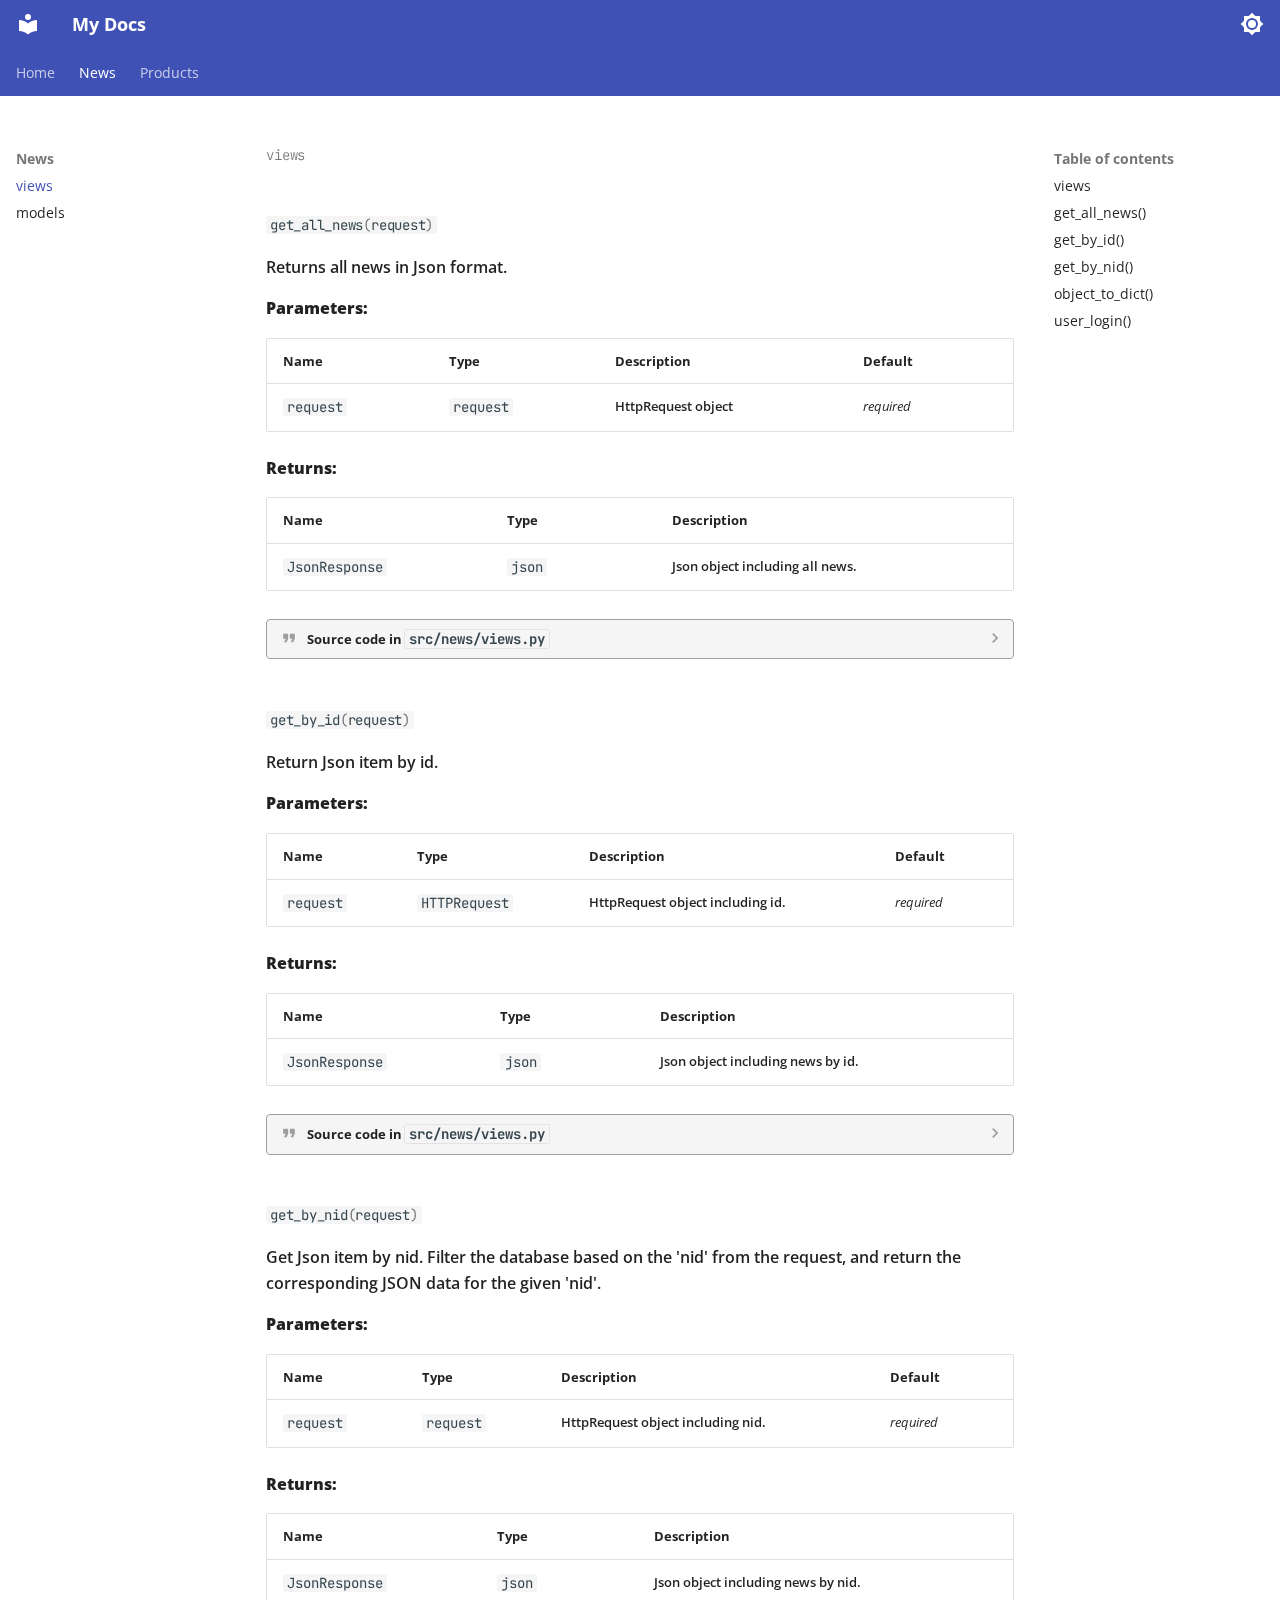
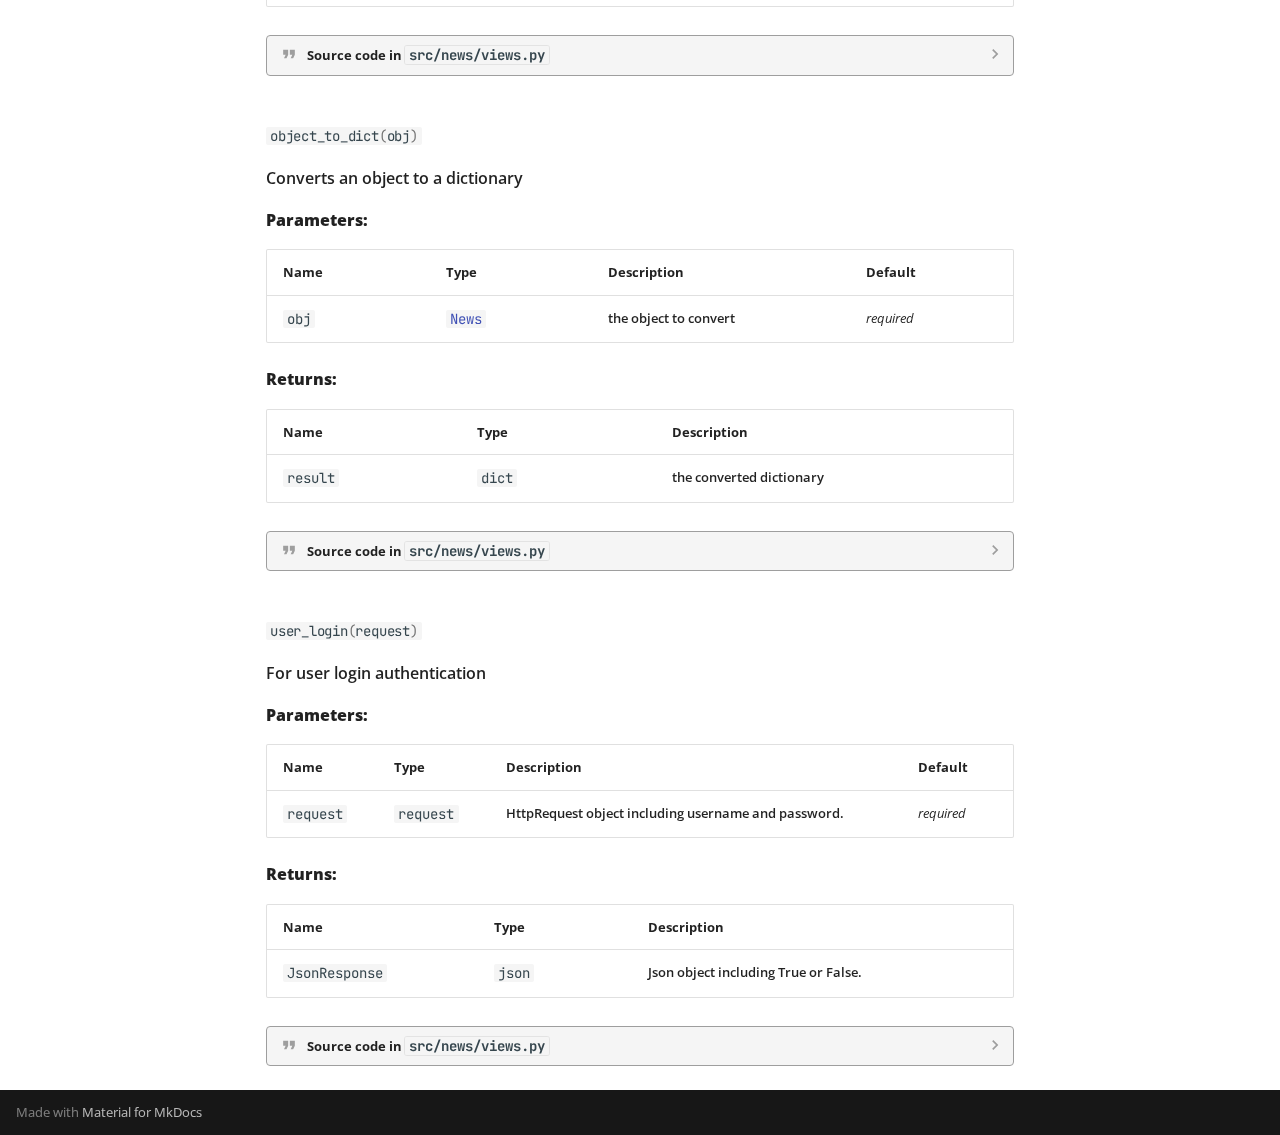
<file: docs/news/views/index.html>
<!doctype html>
<html lang="en" class="no-js">
  <head>
    
      <meta charset="utf-8">
      <meta name="viewport" content="width=device-width,initial-scale=1">
      
      
      
      
        <link rel="prev" href="../..">
      
      
        <link rel="next" href="../models/">
      
      
      <link rel="icon" href="../../assets/images/favicon.png">
      <meta name="generator" content="mkdocs-1.5.3, mkdocs-material-9.5.3">
    
    
      
        <title>views - My Docs</title>
      
    
    
      <link rel="stylesheet" href="../../assets/stylesheets/main.50c56a3b.min.css">
      
        
        <link rel="stylesheet" href="../../assets/stylesheets/palette.06af60db.min.css">
      
      


    
    
      
    
    
      
        
        
        <link rel="preconnect" href="https://fonts.gstatic.com" crossorigin>
        <link rel="stylesheet" href="https://fonts.googleapis.com/css?family=Roboto:300,300i,400,400i,700,700i%7CRoboto+Mono:400,400i,700,700i&display=fallback">
        <style>:root{--md-text-font:"Roboto";--md-code-font:"Roboto Mono"}</style>
      
    
    
      <link rel="stylesheet" href="../../assets/_mkdocstrings.css">
    
      <link rel="stylesheet" href="../../style.css">
    
    <script>__md_scope=new URL("../..",location),__md_hash=e=>[...e].reduce((e,_)=>(e<<5)-e+_.charCodeAt(0),0),__md_get=(e,_=localStorage,t=__md_scope)=>JSON.parse(_.getItem(t.pathname+"."+e)),__md_set=(e,_,t=localStorage,a=__md_scope)=>{try{t.setItem(a.pathname+"."+e,JSON.stringify(_))}catch(e){}}</script>
    
      

    
    
    
  </head>
  
  
    
    
      
    
    
    
    
    <body dir="ltr" data-md-color-scheme="default" data-md-color-primary="indigo" data-md-color-accent="indigo">
  
    
    <input class="md-toggle" data-md-toggle="drawer" type="checkbox" id="__drawer" autocomplete="off">
    <input class="md-toggle" data-md-toggle="search" type="checkbox" id="__search" autocomplete="off">
    <label class="md-overlay" for="__drawer"></label>
    <div data-md-component="skip">
      
        
        <a href="#src.news.views" class="md-skip">
          Skip to content
        </a>
      
    </div>
    <div data-md-component="announce">
      
    </div>
    
    
      

<header class="md-header" data-md-component="header">
  <nav class="md-header__inner md-grid" aria-label="Header">
    <a href="../.." title="My Docs" class="md-header__button md-logo" aria-label="My Docs" data-md-component="logo">
      
  
  <svg xmlns="http://www.w3.org/2000/svg" viewBox="0 0 24 24"><path d="M12 8a3 3 0 0 0 3-3 3 3 0 0 0-3-3 3 3 0 0 0-3 3 3 3 0 0 0 3 3m0 3.54C9.64 9.35 6.5 8 3 8v11c3.5 0 6.64 1.35 9 3.54 2.36-2.19 5.5-3.54 9-3.54V8c-3.5 0-6.64 1.35-9 3.54Z"/></svg>

    </a>
    <label class="md-header__button md-icon" for="__drawer">
      
      <svg xmlns="http://www.w3.org/2000/svg" viewBox="0 0 24 24"><path d="M3 6h18v2H3V6m0 5h18v2H3v-2m0 5h18v2H3v-2Z"/></svg>
    </label>
    <div class="md-header__title" data-md-component="header-title">
      <div class="md-header__ellipsis">
        <div class="md-header__topic">
          <span class="md-ellipsis">
            My Docs
          </span>
        </div>
        <div class="md-header__topic" data-md-component="header-topic">
          <span class="md-ellipsis">
            
              views
            
          </span>
        </div>
      </div>
    </div>
    
      
        <form class="md-header__option" data-md-component="palette">
  
    
    
    
    <input class="md-option" data-md-color-media="(prefers-color-scheme: light)" data-md-color-scheme="default" data-md-color-primary="indigo" data-md-color-accent="indigo"  aria-label="Switch to dark mode"  type="radio" name="__palette" id="__palette_0">
    
      <label class="md-header__button md-icon" title="Switch to dark mode" for="__palette_1" hidden>
        <svg xmlns="http://www.w3.org/2000/svg" viewBox="0 0 24 24"><path d="M12 8a4 4 0 0 0-4 4 4 4 0 0 0 4 4 4 4 0 0 0 4-4 4 4 0 0 0-4-4m0 10a6 6 0 0 1-6-6 6 6 0 0 1 6-6 6 6 0 0 1 6 6 6 6 0 0 1-6 6m8-9.31V4h-4.69L12 .69 8.69 4H4v4.69L.69 12 4 15.31V20h4.69L12 23.31 15.31 20H20v-4.69L23.31 12 20 8.69Z"/></svg>
      </label>
    
  
    
    
    
    <input class="md-option" data-md-color-media="(prefers-color-scheme: dark)" data-md-color-scheme="slate" data-md-color-primary="indigo" data-md-color-accent="indigo"  aria-label="Switch to light mode"  type="radio" name="__palette" id="__palette_1">
    
      <label class="md-header__button md-icon" title="Switch to light mode" for="__palette_0" hidden>
        <svg xmlns="http://www.w3.org/2000/svg" viewBox="0 0 24 24"><path d="M12 18c-.89 0-1.74-.2-2.5-.55C11.56 16.5 13 14.42 13 12c0-2.42-1.44-4.5-3.5-5.45C10.26 6.2 11.11 6 12 6a6 6 0 0 1 6 6 6 6 0 0 1-6 6m8-9.31V4h-4.69L12 .69 8.69 4H4v4.69L.69 12 4 15.31V20h4.69L12 23.31 15.31 20H20v-4.69L23.31 12 20 8.69Z"/></svg>
      </label>
    
  
</form>
      
    
    
      <script>var media,input,key,value,palette=__md_get("__palette");if(palette&&palette.color){"(prefers-color-scheme)"===palette.color.media&&(media=matchMedia("(prefers-color-scheme: light)"),input=document.querySelector(media.matches?"[data-md-color-media='(prefers-color-scheme: light)']":"[data-md-color-media='(prefers-color-scheme: dark)']"),palette.color.media=input.getAttribute("data-md-color-media"),palette.color.scheme=input.getAttribute("data-md-color-scheme"),palette.color.primary=input.getAttribute("data-md-color-primary"),palette.color.accent=input.getAttribute("data-md-color-accent"));for([key,value]of Object.entries(palette.color))document.body.setAttribute("data-md-color-"+key,value)}</script>
    
    
    
    
  </nav>
  
</header>
    
    <div class="md-container" data-md-component="container">
      
      
        
          
            
<nav class="md-tabs" aria-label="Tabs" data-md-component="tabs">
  <div class="md-grid">
    <ul class="md-tabs__list">
      
        
  
  
  
    <li class="md-tabs__item">
      <a href="../.." class="md-tabs__link">
        
  
    
  
  Home

      </a>
    </li>
  

      
        
  
  
    
  
  
    
    
      <li class="md-tabs__item md-tabs__item--active">
        <a href="./" class="md-tabs__link">
          
  
  News

        </a>
      </li>
    
  

      
        
  
  
  
    
    
      <li class="md-tabs__item">
        <a href="../../products/views/" class="md-tabs__link">
          
  
  Products

        </a>
      </li>
    
  

      
    </ul>
  </div>
</nav>
          
        
      
      <main class="md-main" data-md-component="main">
        <div class="md-main__inner md-grid">
          
            
              
              <div class="md-sidebar md-sidebar--primary" data-md-component="sidebar" data-md-type="navigation" >
                <div class="md-sidebar__scrollwrap">
                  <div class="md-sidebar__inner">
                    


  


<nav class="md-nav md-nav--primary md-nav--lifted" aria-label="Navigation" data-md-level="0">
  <label class="md-nav__title" for="__drawer">
    <a href="../.." title="My Docs" class="md-nav__button md-logo" aria-label="My Docs" data-md-component="logo">
      
  
  <svg xmlns="http://www.w3.org/2000/svg" viewBox="0 0 24 24"><path d="M12 8a3 3 0 0 0 3-3 3 3 0 0 0-3-3 3 3 0 0 0-3 3 3 3 0 0 0 3 3m0 3.54C9.64 9.35 6.5 8 3 8v11c3.5 0 6.64 1.35 9 3.54 2.36-2.19 5.5-3.54 9-3.54V8c-3.5 0-6.64 1.35-9 3.54Z"/></svg>

    </a>
    My Docs
  </label>
  
  <ul class="md-nav__list" data-md-scrollfix>
    
      
      
  
  
  
  
    <li class="md-nav__item">
      <a href="../.." class="md-nav__link">
        
  
  <span class="md-ellipsis">
    Home
  </span>
  

      </a>
    </li>
  

    
      
      
  
  
    
  
  
  
    
    
    
    
    
      
      
    
    <li class="md-nav__item md-nav__item--active md-nav__item--section md-nav__item--nested">
      
        
        
        
        <input class="md-nav__toggle md-toggle " type="checkbox" id="__nav_2" checked>
        
          
          <label class="md-nav__link" for="__nav_2" id="__nav_2_label" tabindex="">
            
  
  <span class="md-ellipsis">
    News
  </span>
  

            <span class="md-nav__icon md-icon"></span>
          </label>
        
        <nav class="md-nav" data-md-level="1" aria-labelledby="__nav_2_label" aria-expanded="true">
          <label class="md-nav__title" for="__nav_2">
            <span class="md-nav__icon md-icon"></span>
            News
          </label>
          <ul class="md-nav__list" data-md-scrollfix>
            
              
                
  
  
    
  
  
  
    <li class="md-nav__item md-nav__item--active">
      
      <input class="md-nav__toggle md-toggle" type="checkbox" id="__toc">
      
      
      
        <label class="md-nav__link md-nav__link--active" for="__toc">
          
  
  <span class="md-ellipsis">
    views
  </span>
  

          <span class="md-nav__icon md-icon"></span>
        </label>
      
      <a href="./" class="md-nav__link md-nav__link--active">
        
  
  <span class="md-ellipsis">
    views
  </span>
  

      </a>
      
        

<nav class="md-nav md-nav--secondary" aria-label="Table of contents">
  
  
  
  
    <label class="md-nav__title" for="__toc">
      <span class="md-nav__icon md-icon"></span>
      Table of contents
    </label>
    <ul class="md-nav__list" data-md-component="toc" data-md-scrollfix>
      
        <li class="md-nav__item">
  <a href="#src.news.views" class="md-nav__link">
    <span class="md-ellipsis">
      views
    </span>
  </a>
  
</li>
      
        <li class="md-nav__item">
  <a href="#src.news.views.get_all_news" class="md-nav__link">
    <span class="md-ellipsis">
      get_all_news()
    </span>
  </a>
  
</li>
      
        <li class="md-nav__item">
  <a href="#src.news.views.get_by_id" class="md-nav__link">
    <span class="md-ellipsis">
      get_by_id()
    </span>
  </a>
  
</li>
      
        <li class="md-nav__item">
  <a href="#src.news.views.get_by_nid" class="md-nav__link">
    <span class="md-ellipsis">
      get_by_nid()
    </span>
  </a>
  
</li>
      
        <li class="md-nav__item">
  <a href="#src.news.views.object_to_dict" class="md-nav__link">
    <span class="md-ellipsis">
      object_to_dict()
    </span>
  </a>
  
</li>
      
        <li class="md-nav__item">
  <a href="#src.news.views.user_login" class="md-nav__link">
    <span class="md-ellipsis">
      user_login()
    </span>
  </a>
  
</li>
      
    </ul>
  
</nav>
      
    </li>
  

              
            
              
                
  
  
  
  
    <li class="md-nav__item">
      <a href="../models/" class="md-nav__link">
        
  
  <span class="md-ellipsis">
    models
  </span>
  

      </a>
    </li>
  

              
            
          </ul>
        </nav>
      
    </li>
  

    
      
      
  
  
  
  
    
    
    
    
    
      
      
    
    <li class="md-nav__item md-nav__item--section md-nav__item--nested">
      
        
        
        
        <input class="md-nav__toggle md-toggle " type="checkbox" id="__nav_3" >
        
          
          <label class="md-nav__link" for="__nav_3" id="__nav_3_label" tabindex="">
            
  
  <span class="md-ellipsis">
    Products
  </span>
  

            <span class="md-nav__icon md-icon"></span>
          </label>
        
        <nav class="md-nav" data-md-level="1" aria-labelledby="__nav_3_label" aria-expanded="false">
          <label class="md-nav__title" for="__nav_3">
            <span class="md-nav__icon md-icon"></span>
            Products
          </label>
          <ul class="md-nav__list" data-md-scrollfix>
            
              
                
  
  
  
  
    <li class="md-nav__item">
      <a href="../../products/views/" class="md-nav__link">
        
  
  <span class="md-ellipsis">
    views
  </span>
  

      </a>
    </li>
  

              
            
          </ul>
        </nav>
      
    </li>
  

    
  </ul>
</nav>
                  </div>
                </div>
              </div>
            
            
              
              <div class="md-sidebar md-sidebar--secondary" data-md-component="sidebar" data-md-type="toc" >
                <div class="md-sidebar__scrollwrap">
                  <div class="md-sidebar__inner">
                    

<nav class="md-nav md-nav--secondary" aria-label="Table of contents">
  
  
  
  
    <label class="md-nav__title" for="__toc">
      <span class="md-nav__icon md-icon"></span>
      Table of contents
    </label>
    <ul class="md-nav__list" data-md-component="toc" data-md-scrollfix>
      
        <li class="md-nav__item">
  <a href="#src.news.views" class="md-nav__link">
    <span class="md-ellipsis">
      views
    </span>
  </a>
  
</li>
      
        <li class="md-nav__item">
  <a href="#src.news.views.get_all_news" class="md-nav__link">
    <span class="md-ellipsis">
      get_all_news()
    </span>
  </a>
  
</li>
      
        <li class="md-nav__item">
  <a href="#src.news.views.get_by_id" class="md-nav__link">
    <span class="md-ellipsis">
      get_by_id()
    </span>
  </a>
  
</li>
      
        <li class="md-nav__item">
  <a href="#src.news.views.get_by_nid" class="md-nav__link">
    <span class="md-ellipsis">
      get_by_nid()
    </span>
  </a>
  
</li>
      
        <li class="md-nav__item">
  <a href="#src.news.views.object_to_dict" class="md-nav__link">
    <span class="md-ellipsis">
      object_to_dict()
    </span>
  </a>
  
</li>
      
        <li class="md-nav__item">
  <a href="#src.news.views.user_login" class="md-nav__link">
    <span class="md-ellipsis">
      user_login()
    </span>
  </a>
  
</li>
      
    </ul>
  
</nav>
                  </div>
                </div>
              </div>
            
          
          
            <div class="md-content" data-md-component="content">
              <article class="md-content__inner md-typeset">
                
                  


  <h1>views</h1>

<div class="doc doc-object doc-module">



<a id="src.news.views"></a>
  <div class="doc doc-contents first">

  

  <div class="doc doc-children">










<div class="doc doc-object doc-function">




<h2 id="src.news.views.get_all_news" class="doc doc-heading">
          <code class="highlight language-python"><span class="n">get_all_news</span><span class="p">(</span><span class="n">request</span><span class="p">)</span></code>

</h2>


  <div class="doc doc-contents ">
  
      <p>Returns all news in Json format.</p>



  <p><strong>Parameters:</strong></p>
  <table>
    <thead>
      <tr>
        <th>Name</th>
        <th>Type</th>
        <th>Description</th>
        <th>Default</th>
      </tr>
    </thead>
    <tbody>
        <tr>
          <td><code>request</code></td>
          <td>
                <code>request</code>
          </td>
          <td>
            <div class="doc-md-description">
              <p>HttpRequest object</p>
            </div>
          </td>
          <td>
              <em>required</em>
          </td>
        </tr>
    </tbody>
  </table>



  <p><strong>Returns:</strong></p>
  <table>
    <thead>
      <tr>
<th>Name</th>        <th>Type</th>
        <th>Description</th>
      </tr>
    </thead>
    <tbody>
        <tr>
<td><code>JsonResponse</code></td>          <td>
                <code>json</code>
          </td>
          <td>
            <div class="doc-md-description">
              <p>Json object including all news.</p>
            </div>
          </td>
        </tr>
    </tbody>
  </table>

          <details class="quote">
            <summary>Source code in <code>src/news/views.py</code></summary>
            <div class="highlight"><table class="highlighttable"><tr><td class="linenos"><div class="linenodiv"><pre><span></span><span class="normal"> 6</span>
<span class="normal"> 7</span>
<span class="normal"> 8</span>
<span class="normal"> 9</span>
<span class="normal">10</span>
<span class="normal">11</span>
<span class="normal">12</span>
<span class="normal">13</span>
<span class="normal">14</span>
<span class="normal">15</span>
<span class="normal">16</span>
<span class="normal">17</span>
<span class="normal">18</span>
<span class="normal">19</span>
<span class="normal">20</span></pre></div></td><td class="code"><div><pre><span></span><code><span class="k">def</span> <span class="nf">get_all_news</span><span class="p">(</span><span class="n">request</span><span class="p">):</span>
<span class="w">    </span><span class="sd">&quot;&quot;&quot;Returns all news in Json format.</span>

<span class="sd">    Args:</span>
<span class="sd">        request (request): HttpRequest object</span>

<span class="sd">    Returns:</span>
<span class="sd">        JsonResponse (json): Json object including all news.</span>
<span class="sd">    &quot;&quot;&quot;</span>
    <span class="n">all_news</span> <span class="o">=</span> <span class="n">News</span><span class="o">.</span><span class="n">objects</span><span class="o">.</span><span class="n">all</span><span class="p">()</span>
    <span class="n">json_data</span> <span class="o">=</span> <span class="p">[]</span>
    <span class="k">for</span> <span class="n">news</span> <span class="ow">in</span> <span class="n">all_news</span><span class="p">:</span>
        <span class="n">dic</span> <span class="o">=</span> <span class="n">object_to_dict</span><span class="p">(</span><span class="n">news</span><span class="p">)</span>
        <span class="n">json_data</span><span class="o">.</span><span class="n">append</span><span class="p">(</span><span class="n">dic</span><span class="p">)</span>
    <span class="k">return</span> <span class="n">JsonResponse</span><span class="p">(</span><span class="n">json_data</span><span class="p">,</span> <span class="n">safe</span><span class="o">=</span><span class="kc">False</span><span class="p">)</span>
</code></pre></div></td></tr></table></div>
          </details>
  </div>

</div>


<div class="doc doc-object doc-function">




<h2 id="src.news.views.get_by_id" class="doc doc-heading">
          <code class="highlight language-python"><span class="n">get_by_id</span><span class="p">(</span><span class="n">request</span><span class="p">)</span></code>

</h2>


  <div class="doc doc-contents ">
  
      <p>Return Json item by id.</p>



  <p><strong>Parameters:</strong></p>
  <table>
    <thead>
      <tr>
        <th>Name</th>
        <th>Type</th>
        <th>Description</th>
        <th>Default</th>
      </tr>
    </thead>
    <tbody>
        <tr>
          <td><code>request</code></td>
          <td>
                <code>HTTPRequest</code>
          </td>
          <td>
            <div class="doc-md-description">
              <p>HttpRequest object including id.</p>
            </div>
          </td>
          <td>
              <em>required</em>
          </td>
        </tr>
    </tbody>
  </table>



  <p><strong>Returns:</strong></p>
  <table>
    <thead>
      <tr>
<th>Name</th>        <th>Type</th>
        <th>Description</th>
      </tr>
    </thead>
    <tbody>
        <tr>
<td><code>JsonResponse</code></td>          <td>
                <code>json</code>
          </td>
          <td>
            <div class="doc-md-description">
              <p>Json object including news by id.</p>
            </div>
          </td>
        </tr>
    </tbody>
  </table>

          <details class="quote">
            <summary>Source code in <code>src/news/views.py</code></summary>
            <div class="highlight"><table class="highlighttable"><tr><td class="linenos"><div class="linenodiv"><pre><span></span><span class="normal"> 98</span>
<span class="normal"> 99</span>
<span class="normal">100</span>
<span class="normal">101</span>
<span class="normal">102</span>
<span class="normal">103</span>
<span class="normal">104</span>
<span class="normal">105</span>
<span class="normal">106</span>
<span class="normal">107</span>
<span class="normal">108</span>
<span class="normal">109</span>
<span class="normal">110</span>
<span class="normal">111</span>
<span class="normal">112</span>
<span class="normal">113</span>
<span class="normal">114</span>
<span class="normal">115</span></pre></div></td><td class="code"><div><pre><span></span><code><span class="k">def</span> <span class="nf">get_by_id</span><span class="p">(</span><span class="n">request</span><span class="p">):</span>
<span class="w">    </span><span class="sd">&quot;&quot;&quot; Return Json item by id.</span>

<span class="sd">    Args:</span>
<span class="sd">        request (HTTPRequest): HttpRequest object including id.</span>

<span class="sd">    Returns:</span>
<span class="sd">        JsonResponse (json): Json object including news by id.</span>
<span class="sd">    &quot;&quot;&quot;</span>
    <span class="nb">id</span> <span class="o">=</span> <span class="n">request</span><span class="o">.</span><span class="n">GET</span><span class="o">.</span><span class="n">get</span><span class="p">(</span><span class="s1">&#39;id&#39;</span><span class="p">)</span>
    <span class="n">news</span> <span class="o">=</span> <span class="n">News</span><span class="o">.</span><span class="n">objects</span><span class="o">.</span><span class="n">get</span><span class="p">(</span><span class="nb">id</span><span class="o">=</span><span class="nb">id</span><span class="p">)</span>
    <span class="n">dic</span> <span class="o">=</span> <span class="p">{</span>
        <span class="s2">&quot;id&quot;</span><span class="p">:</span> <span class="n">news</span><span class="o">.</span><span class="n">id</span><span class="p">,</span>
        <span class="s2">&quot;title&quot;</span><span class="p">:</span> <span class="n">news</span><span class="o">.</span><span class="n">title</span><span class="p">,</span>
        <span class="s2">&quot;content&quot;</span><span class="p">:</span> <span class="n">news</span><span class="o">.</span><span class="n">content</span><span class="p">,</span>
        <span class="s2">&quot;released_date&quot;</span><span class="p">:</span> <span class="n">news</span><span class="o">.</span><span class="n">release_date</span><span class="o">.</span><span class="n">strftime</span><span class="p">(</span><span class="s2">&quot;%Y-%m-</span><span class="si">%d</span><span class="s2"> %H:%M:%S&quot;</span><span class="p">)</span> <span class="k">if</span> <span class="n">news</span><span class="o">.</span><span class="n">release_date</span> <span class="ow">is</span> <span class="ow">not</span> <span class="kc">None</span> <span class="k">else</span> <span class="s2">&quot;&quot;</span><span class="p">,</span>
    <span class="p">}</span>
    <span class="k">return</span> <span class="n">JsonResponse</span><span class="p">(</span><span class="n">dic</span><span class="p">,</span> <span class="n">safe</span><span class="o">=</span><span class="kc">False</span><span class="p">)</span>
</code></pre></div></td></tr></table></div>
          </details>
  </div>

</div>


<div class="doc doc-object doc-function">




<h2 id="src.news.views.get_by_nid" class="doc doc-heading">
          <code class="highlight language-python"><span class="n">get_by_nid</span><span class="p">(</span><span class="n">request</span><span class="p">)</span></code>

</h2>


  <div class="doc doc-contents ">
  
      <p>Get Json item by nid.
Filter the database based on the 'nid' from the request, and return the corresponding JSON data for the given 'nid'.</p>



  <p><strong>Parameters:</strong></p>
  <table>
    <thead>
      <tr>
        <th>Name</th>
        <th>Type</th>
        <th>Description</th>
        <th>Default</th>
      </tr>
    </thead>
    <tbody>
        <tr>
          <td><code>request</code></td>
          <td>
                <code>request</code>
          </td>
          <td>
            <div class="doc-md-description">
              <p>HttpRequest object including nid.</p>
            </div>
          </td>
          <td>
              <em>required</em>
          </td>
        </tr>
    </tbody>
  </table>



  <p><strong>Returns:</strong></p>
  <table>
    <thead>
      <tr>
<th>Name</th>        <th>Type</th>
        <th>Description</th>
      </tr>
    </thead>
    <tbody>
        <tr>
<td><code>JsonResponse</code></td>          <td>
                <code>json</code>
          </td>
          <td>
            <div class="doc-md-description">
              <p>Json object including news by nid.</p>
            </div>
          </td>
        </tr>
    </tbody>
  </table>

          <details class="quote">
            <summary>Source code in <code>src/news/views.py</code></summary>
            <div class="highlight"><table class="highlighttable"><tr><td class="linenos"><div class="linenodiv"><pre><span></span><span class="normal">61</span>
<span class="normal">62</span>
<span class="normal">63</span>
<span class="normal">64</span>
<span class="normal">65</span>
<span class="normal">66</span>
<span class="normal">67</span>
<span class="normal">68</span>
<span class="normal">69</span>
<span class="normal">70</span>
<span class="normal">71</span>
<span class="normal">72</span>
<span class="normal">73</span>
<span class="normal">74</span>
<span class="normal">75</span>
<span class="normal">76</span>
<span class="normal">77</span>
<span class="normal">78</span>
<span class="normal">79</span>
<span class="normal">80</span>
<span class="normal">81</span></pre></div></td><td class="code"><div><pre><span></span><code><span class="k">def</span> <span class="nf">get_by_nid</span><span class="p">(</span><span class="n">request</span><span class="p">):</span>
<span class="w">    </span><span class="sd">&quot;&quot;&quot;Get Json item by nid.</span>
<span class="sd">    Filter the database based on the &#39;nid&#39; from the request, and return the corresponding JSON data for the given &#39;nid&#39;.</span>

<span class="sd">    Args:</span>
<span class="sd">        request (request): HttpRequest object including nid.</span>

<span class="sd">    Returns:</span>
<span class="sd">        JsonResponse (json): Json object including news by nid.</span>
<span class="sd">    &quot;&quot;&quot;</span>
    <span class="n">nid</span> <span class="o">=</span> <span class="n">request</span><span class="o">.</span><span class="n">GET</span><span class="o">.</span><span class="n">get</span><span class="p">(</span><span class="s1">&#39;nid&#39;</span><span class="p">)</span>
    <span class="nb">print</span><span class="p">(</span><span class="n">nid</span><span class="p">)</span>
    <span class="k">if</span> <span class="n">nid</span> <span class="o">==</span> <span class="s2">&quot;0&quot;</span><span class="p">:</span>
        <span class="n">all_news</span> <span class="o">=</span> <span class="n">News</span><span class="o">.</span><span class="n">objects</span><span class="o">.</span><span class="n">all</span><span class="p">()</span>
    <span class="k">else</span><span class="p">:</span>
        <span class="n">all_news</span> <span class="o">=</span> <span class="n">News</span><span class="o">.</span><span class="n">objects</span><span class="o">.</span><span class="n">filter</span><span class="p">(</span><span class="n">nid</span><span class="o">=</span><span class="n">nid</span><span class="p">)</span>
    <span class="n">json_data</span> <span class="o">=</span> <span class="p">[]</span>
    <span class="k">for</span> <span class="n">news</span> <span class="ow">in</span> <span class="n">all_news</span><span class="p">:</span>
        <span class="n">dic</span> <span class="o">=</span> <span class="n">object_to_dict</span><span class="p">(</span><span class="n">news</span><span class="p">)</span>
        <span class="n">json_data</span><span class="o">.</span><span class="n">append</span><span class="p">(</span><span class="n">dic</span><span class="p">)</span>
    <span class="k">return</span> <span class="n">JsonResponse</span><span class="p">(</span><span class="n">json_data</span><span class="p">,</span> <span class="n">safe</span><span class="o">=</span><span class="kc">False</span><span class="p">)</span>
</code></pre></div></td></tr></table></div>
          </details>
  </div>

</div>


<div class="doc doc-object doc-function">




<h2 id="src.news.views.object_to_dict" class="doc doc-heading">
          <code class="highlight language-python"><span class="n">object_to_dict</span><span class="p">(</span><span class="n">obj</span><span class="p">)</span></code>

</h2>


  <div class="doc doc-contents ">
  
      <p>Converts an object to a dictionary</p>



  <p><strong>Parameters:</strong></p>
  <table>
    <thead>
      <tr>
        <th>Name</th>
        <th>Type</th>
        <th>Description</th>
        <th>Default</th>
      </tr>
    </thead>
    <tbody>
        <tr>
          <td><code>obj</code></td>
          <td>
                <code><a class="autorefs autorefs-internal" title="src.news.models.News" href="../models/#src.news.models.News">News</a></code>
          </td>
          <td>
            <div class="doc-md-description">
              <p>the object to convert</p>
            </div>
          </td>
          <td>
              <em>required</em>
          </td>
        </tr>
    </tbody>
  </table>



  <p><strong>Returns:</strong></p>
  <table>
    <thead>
      <tr>
<th>Name</th>        <th>Type</th>
        <th>Description</th>
      </tr>
    </thead>
    <tbody>
        <tr>
<td><code>result</code></td>          <td>
                <code>dict</code>
          </td>
          <td>
            <div class="doc-md-description">
              <p>the converted dictionary</p>
            </div>
          </td>
        </tr>
    </tbody>
  </table>

          <details class="quote">
            <summary>Source code in <code>src/news/views.py</code></summary>
            <div class="highlight"><table class="highlighttable"><tr><td class="linenos"><div class="linenodiv"><pre><span></span><span class="normal">42</span>
<span class="normal">43</span>
<span class="normal">44</span>
<span class="normal">45</span>
<span class="normal">46</span>
<span class="normal">47</span>
<span class="normal">48</span>
<span class="normal">49</span>
<span class="normal">50</span>
<span class="normal">51</span>
<span class="normal">52</span>
<span class="normal">53</span>
<span class="normal">54</span>
<span class="normal">55</span>
<span class="normal">56</span>
<span class="normal">57</span>
<span class="normal">58</span></pre></div></td><td class="code"><div><pre><span></span><code><span class="k">def</span> <span class="nf">object_to_dict</span><span class="p">(</span><span class="n">obj</span><span class="p">):</span>
<span class="w">    </span><span class="sd">&quot;&quot;&quot;Converts an object to a dictionary</span>

<span class="sd">    Args:</span>
<span class="sd">        obj (News): the object to convert</span>

<span class="sd">    Returns:</span>
<span class="sd">        result (dict): the converted dictionary</span>
<span class="sd">    &quot;&quot;&quot;</span>
    <span class="n">result</span> <span class="o">=</span> <span class="p">{}</span>
    <span class="k">for</span> <span class="n">field</span> <span class="ow">in</span> <span class="n">obj</span><span class="o">.</span><span class="n">_meta</span><span class="o">.</span><span class="n">fields</span><span class="p">:</span>
        <span class="nb">print</span><span class="p">(</span><span class="n">field</span><span class="o">.</span><span class="n">name</span><span class="p">)</span>
        <span class="k">if</span> <span class="n">field</span><span class="o">.</span><span class="n">name</span> <span class="o">==</span> <span class="s1">&#39;release_date&#39;</span> <span class="ow">and</span> <span class="nb">getattr</span><span class="p">(</span><span class="n">obj</span><span class="p">,</span> <span class="n">field</span><span class="o">.</span><span class="n">name</span><span class="p">)</span> <span class="o">!=</span> <span class="kc">None</span><span class="p">:</span>
            <span class="n">result</span><span class="p">[</span><span class="n">field</span><span class="o">.</span><span class="n">name</span><span class="p">]</span> <span class="o">=</span> <span class="nb">str</span><span class="p">(</span><span class="nb">getattr</span><span class="p">(</span><span class="n">obj</span><span class="p">,</span> <span class="n">field</span><span class="o">.</span><span class="n">name</span><span class="p">)</span><span class="o">.</span><span class="n">strftime</span><span class="p">(</span><span class="s2">&quot;%Y-%m-</span><span class="si">%d</span><span class="s2"> %H:%M:%S&quot;</span><span class="p">))</span>
        <span class="k">else</span><span class="p">:</span>
            <span class="n">result</span><span class="p">[</span><span class="n">field</span><span class="o">.</span><span class="n">name</span><span class="p">]</span> <span class="o">=</span> <span class="nb">str</span><span class="p">(</span><span class="nb">getattr</span><span class="p">(</span><span class="n">obj</span><span class="p">,</span> <span class="n">field</span><span class="o">.</span><span class="n">name</span><span class="p">))</span>
    <span class="k">return</span> <span class="n">result</span>
</code></pre></div></td></tr></table></div>
          </details>
  </div>

</div>


<div class="doc doc-object doc-function">




<h2 id="src.news.views.user_login" class="doc doc-heading">
          <code class="highlight language-python"><span class="n">user_login</span><span class="p">(</span><span class="n">request</span><span class="p">)</span></code>

</h2>


  <div class="doc doc-contents ">
  
      <p>For user login authentication</p>



  <p><strong>Parameters:</strong></p>
  <table>
    <thead>
      <tr>
        <th>Name</th>
        <th>Type</th>
        <th>Description</th>
        <th>Default</th>
      </tr>
    </thead>
    <tbody>
        <tr>
          <td><code>request</code></td>
          <td>
                <code>request</code>
          </td>
          <td>
            <div class="doc-md-description">
              <p>HttpRequest object including username and password.</p>
            </div>
          </td>
          <td>
              <em>required</em>
          </td>
        </tr>
    </tbody>
  </table>



  <p><strong>Returns:</strong></p>
  <table>
    <thead>
      <tr>
<th>Name</th>        <th>Type</th>
        <th>Description</th>
      </tr>
    </thead>
    <tbody>
        <tr>
<td><code>JsonResponse</code></td>          <td>
                <code>json</code>
          </td>
          <td>
            <div class="doc-md-description">
              <p>Json object including True or False.</p>
            </div>
          </td>
        </tr>
    </tbody>
  </table>

          <details class="quote">
            <summary>Source code in <code>src/news/views.py</code></summary>
            <div class="highlight"><table class="highlighttable"><tr><td class="linenos"><div class="linenodiv"><pre><span></span><span class="normal">23</span>
<span class="normal">24</span>
<span class="normal">25</span>
<span class="normal">26</span>
<span class="normal">27</span>
<span class="normal">28</span>
<span class="normal">29</span>
<span class="normal">30</span>
<span class="normal">31</span>
<span class="normal">32</span>
<span class="normal">33</span>
<span class="normal">34</span>
<span class="normal">35</span>
<span class="normal">36</span>
<span class="normal">37</span>
<span class="normal">38</span>
<span class="normal">39</span></pre></div></td><td class="code"><div><pre><span></span><code><span class="k">def</span> <span class="nf">user_login</span><span class="p">(</span><span class="n">request</span><span class="p">):</span>
<span class="w">    </span><span class="sd">&quot;&quot;&quot;For user login authentication</span>

<span class="sd">    Args:</span>
<span class="sd">        request (request): HttpRequest object including username and password.</span>

<span class="sd">    Returns:</span>
<span class="sd">        JsonResponse (json): Json object including True or False.</span>
<span class="sd">    &quot;&quot;&quot;</span>
    <span class="n">username</span> <span class="o">=</span> <span class="n">request</span><span class="o">.</span><span class="n">GET</span><span class="o">.</span><span class="n">get</span><span class="p">(</span><span class="s1">&#39;username&#39;</span><span class="p">)</span>
    <span class="n">password</span> <span class="o">=</span> <span class="n">request</span><span class="o">.</span><span class="n">GET</span><span class="o">.</span><span class="n">get</span><span class="p">(</span><span class="s1">&#39;password&#39;</span><span class="p">)</span>
    <span class="n">user</span> <span class="o">=</span> <span class="n">authenticate</span><span class="p">(</span><span class="n">request</span><span class="p">,</span> <span class="n">username</span><span class="o">=</span><span class="n">username</span><span class="p">,</span> <span class="n">password</span><span class="o">=</span><span class="n">password</span><span class="p">)</span>
    <span class="k">if</span> <span class="n">user</span> <span class="ow">is</span> <span class="ow">not</span> <span class="kc">None</span><span class="p">:</span>
        <span class="n">login</span><span class="p">(</span><span class="n">request</span><span class="p">,</span> <span class="n">user</span><span class="p">)</span>
        <span class="k">return</span> <span class="n">JsonResponse</span><span class="p">({</span><span class="s2">&quot;status&quot;</span><span class="p">:</span> <span class="kc">True</span><span class="p">,</span> <span class="s2">&quot;message&quot;</span><span class="p">:</span> <span class="s2">&quot;登录成功&quot;</span><span class="p">},</span> <span class="n">status</span><span class="o">=</span><span class="mi">200</span><span class="p">)</span>
    <span class="k">else</span><span class="p">:</span>
        <span class="k">return</span> <span class="n">JsonResponse</span><span class="p">({</span><span class="s2">&quot;status&quot;</span><span class="p">:</span> <span class="kc">False</span><span class="p">,</span> <span class="s2">&quot;message&quot;</span><span class="p">:</span> <span class="s2">&quot;登录失败。请检查用户名和密码。&quot;</span><span class="p">},</span> <span class="n">status</span><span class="o">=</span><span class="mi">400</span><span class="p">)</span>
</code></pre></div></td></tr></table></div>
          </details>
  </div>

</div>



  </div>

  </div>

</div>












                
              </article>
            </div>
          
          
<script>var target=document.getElementById(location.hash.slice(1));target&&target.name&&(target.checked=target.name.startsWith("__tabbed_"))</script>
        </div>
        
      </main>
      
        <footer class="md-footer">
  
  <div class="md-footer-meta md-typeset">
    <div class="md-footer-meta__inner md-grid">
      <div class="md-copyright">
  
  
    Made with
    <a href="https://squidfunk.github.io/mkdocs-material/" target="_blank" rel="noopener">
      Material for MkDocs
    </a>
  
</div>
      
    </div>
  </div>
</footer>
      
    </div>
    <div class="md-dialog" data-md-component="dialog">
      <div class="md-dialog__inner md-typeset"></div>
    </div>
    
    
    <script id="__config" type="application/json">{"base": "../..", "features": ["navigation.tabs", "search.suggest", "search.highlight"], "search": "../../assets/javascripts/workers/search.f886a092.min.js", "translations": {"clipboard.copied": "Copied to clipboard", "clipboard.copy": "Copy to clipboard", "search.result.more.one": "1 more on this page", "search.result.more.other": "# more on this page", "search.result.none": "No matching documents", "search.result.one": "1 matching document", "search.result.other": "# matching documents", "search.result.placeholder": "Type to start searching", "search.result.term.missing": "Missing", "select.version": "Select version"}}</script>
    
    
      <script src="../../assets/javascripts/bundle.d7c377c4.min.js"></script>
      
    
  </body>
</html>
</file>
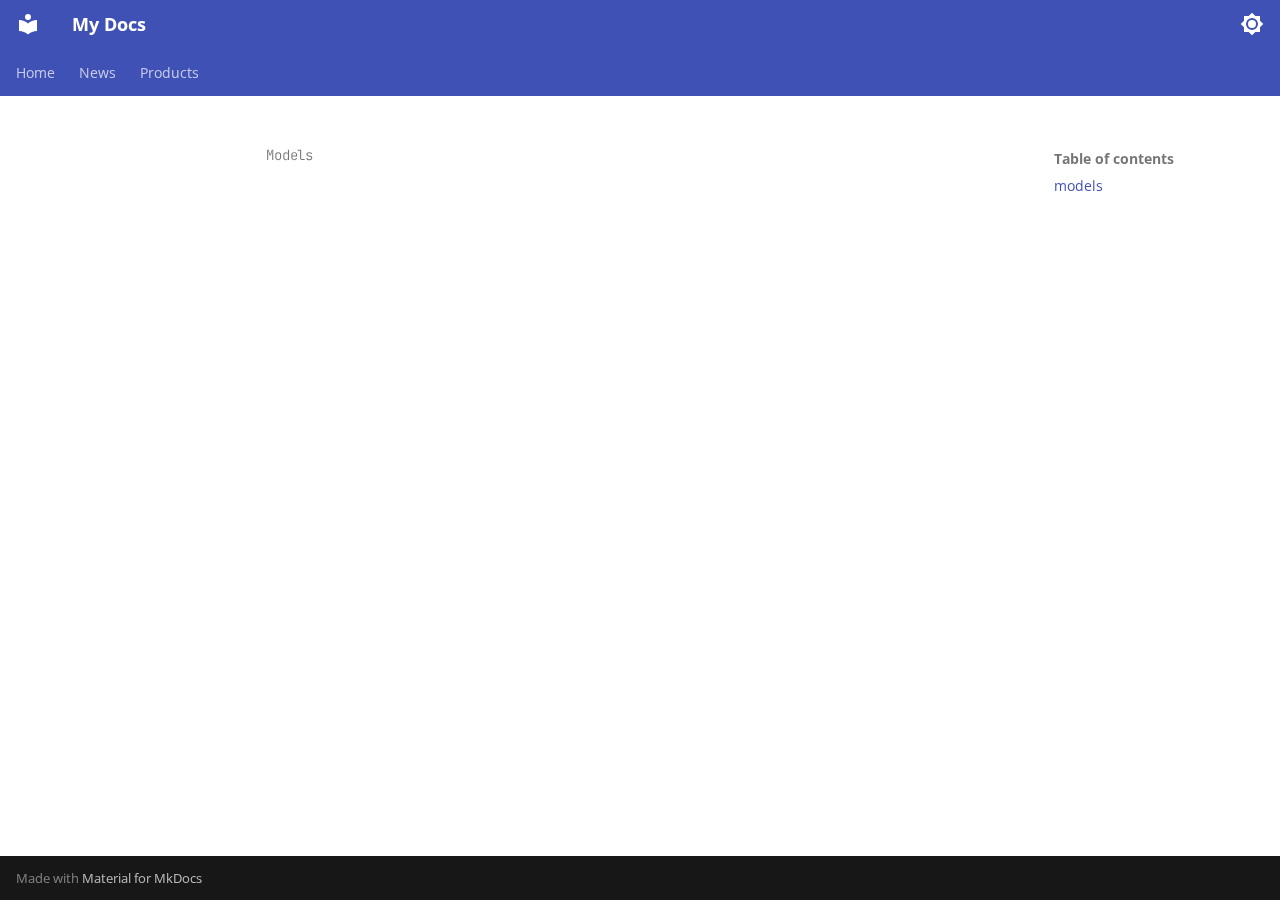
<file: docs/products/models/index.html>
<!doctype html>
<html lang="en" class="no-js">
  <head>
    
      <meta charset="utf-8">
      <meta name="viewport" content="width=device-width,initial-scale=1">
      
      
      
      
      
      
      <link rel="icon" href="../../assets/images/favicon.png">
      <meta name="generator" content="mkdocs-1.5.3, mkdocs-material-9.5.3">
    
    
      
        <title>Models - My Docs</title>
      
    
    
      <link rel="stylesheet" href="../../assets/stylesheets/main.50c56a3b.min.css">
      
        
        <link rel="stylesheet" href="../../assets/stylesheets/palette.06af60db.min.css">
      
      


    
    
      
    
    
      
        
        
        <link rel="preconnect" href="https://fonts.gstatic.com" crossorigin>
        <link rel="stylesheet" href="https://fonts.googleapis.com/css?family=Roboto:300,300i,400,400i,700,700i%7CRoboto+Mono:400,400i,700,700i&display=fallback">
        <style>:root{--md-text-font:"Roboto";--md-code-font:"Roboto Mono"}</style>
      
    
    
      <link rel="stylesheet" href="../../assets/_mkdocstrings.css">
    
      <link rel="stylesheet" href="../../style.css">
    
    <script>__md_scope=new URL("../..",location),__md_hash=e=>[...e].reduce((e,_)=>(e<<5)-e+_.charCodeAt(0),0),__md_get=(e,_=localStorage,t=__md_scope)=>JSON.parse(_.getItem(t.pathname+"."+e)),__md_set=(e,_,t=localStorage,a=__md_scope)=>{try{t.setItem(a.pathname+"."+e,JSON.stringify(_))}catch(e){}}</script>
    
      

    
    
    
  </head>
  
  
    
    
      
    
    
    
    
    <body dir="ltr" data-md-color-scheme="default" data-md-color-primary="indigo" data-md-color-accent="indigo">
  
    
    <input class="md-toggle" data-md-toggle="drawer" type="checkbox" id="__drawer" autocomplete="off">
    <input class="md-toggle" data-md-toggle="search" type="checkbox" id="__search" autocomplete="off">
    <label class="md-overlay" for="__drawer"></label>
    <div data-md-component="skip">
      
        
        <a href="#src.products.models" class="md-skip">
          Skip to content
        </a>
      
    </div>
    <div data-md-component="announce">
      
    </div>
    
    
      

<header class="md-header" data-md-component="header">
  <nav class="md-header__inner md-grid" aria-label="Header">
    <a href="../.." title="My Docs" class="md-header__button md-logo" aria-label="My Docs" data-md-component="logo">
      
  
  <svg xmlns="http://www.w3.org/2000/svg" viewBox="0 0 24 24"><path d="M12 8a3 3 0 0 0 3-3 3 3 0 0 0-3-3 3 3 0 0 0-3 3 3 3 0 0 0 3 3m0 3.54C9.64 9.35 6.5 8 3 8v11c3.5 0 6.64 1.35 9 3.54 2.36-2.19 5.5-3.54 9-3.54V8c-3.5 0-6.64 1.35-9 3.54Z"/></svg>

    </a>
    <label class="md-header__button md-icon" for="__drawer">
      
      <svg xmlns="http://www.w3.org/2000/svg" viewBox="0 0 24 24"><path d="M3 6h18v2H3V6m0 5h18v2H3v-2m0 5h18v2H3v-2Z"/></svg>
    </label>
    <div class="md-header__title" data-md-component="header-title">
      <div class="md-header__ellipsis">
        <div class="md-header__topic">
          <span class="md-ellipsis">
            My Docs
          </span>
        </div>
        <div class="md-header__topic" data-md-component="header-topic">
          <span class="md-ellipsis">
            
              Models
            
          </span>
        </div>
      </div>
    </div>
    
      
        <form class="md-header__option" data-md-component="palette">
  
    
    
    
    <input class="md-option" data-md-color-media="(prefers-color-scheme: light)" data-md-color-scheme="default" data-md-color-primary="indigo" data-md-color-accent="indigo"  aria-label="Switch to dark mode"  type="radio" name="__palette" id="__palette_0">
    
      <label class="md-header__button md-icon" title="Switch to dark mode" for="__palette_1" hidden>
        <svg xmlns="http://www.w3.org/2000/svg" viewBox="0 0 24 24"><path d="M12 8a4 4 0 0 0-4 4 4 4 0 0 0 4 4 4 4 0 0 0 4-4 4 4 0 0 0-4-4m0 10a6 6 0 0 1-6-6 6 6 0 0 1 6-6 6 6 0 0 1 6 6 6 6 0 0 1-6 6m8-9.31V4h-4.69L12 .69 8.69 4H4v4.69L.69 12 4 15.31V20h4.69L12 23.31 15.31 20H20v-4.69L23.31 12 20 8.69Z"/></svg>
      </label>
    
  
    
    
    
    <input class="md-option" data-md-color-media="(prefers-color-scheme: dark)" data-md-color-scheme="slate" data-md-color-primary="indigo" data-md-color-accent="indigo"  aria-label="Switch to light mode"  type="radio" name="__palette" id="__palette_1">
    
      <label class="md-header__button md-icon" title="Switch to light mode" for="__palette_0" hidden>
        <svg xmlns="http://www.w3.org/2000/svg" viewBox="0 0 24 24"><path d="M12 18c-.89 0-1.74-.2-2.5-.55C11.56 16.5 13 14.42 13 12c0-2.42-1.44-4.5-3.5-5.45C10.26 6.2 11.11 6 12 6a6 6 0 0 1 6 6 6 6 0 0 1-6 6m8-9.31V4h-4.69L12 .69 8.69 4H4v4.69L.69 12 4 15.31V20h4.69L12 23.31 15.31 20H20v-4.69L23.31 12 20 8.69Z"/></svg>
      </label>
    
  
</form>
      
    
    
      <script>var media,input,key,value,palette=__md_get("__palette");if(palette&&palette.color){"(prefers-color-scheme)"===palette.color.media&&(media=matchMedia("(prefers-color-scheme: light)"),input=document.querySelector(media.matches?"[data-md-color-media='(prefers-color-scheme: light)']":"[data-md-color-media='(prefers-color-scheme: dark)']"),palette.color.media=input.getAttribute("data-md-color-media"),palette.color.scheme=input.getAttribute("data-md-color-scheme"),palette.color.primary=input.getAttribute("data-md-color-primary"),palette.color.accent=input.getAttribute("data-md-color-accent"));for([key,value]of Object.entries(palette.color))document.body.setAttribute("data-md-color-"+key,value)}</script>
    
    
    
    
  </nav>
  
</header>
    
    <div class="md-container" data-md-component="container">
      
      
        
          
            
<nav class="md-tabs" aria-label="Tabs" data-md-component="tabs">
  <div class="md-grid">
    <ul class="md-tabs__list">
      
        
  
  
  
    <li class="md-tabs__item">
      <a href="../.." class="md-tabs__link">
        
  
    
  
  Home

      </a>
    </li>
  

      
        
  
  
  
    
    
      <li class="md-tabs__item">
        <a href="../../news/views/" class="md-tabs__link">
          
  
  News

        </a>
      </li>
    
  

      
        
  
  
  
    
    
      <li class="md-tabs__item">
        <a href="../views/" class="md-tabs__link">
          
  
  Products

        </a>
      </li>
    
  

      
    </ul>
  </div>
</nav>
          
        
      
      <main class="md-main" data-md-component="main">
        <div class="md-main__inner md-grid">
          
            
              
              <div class="md-sidebar md-sidebar--primary" data-md-component="sidebar" data-md-type="navigation" >
                <div class="md-sidebar__scrollwrap">
                  <div class="md-sidebar__inner">
                    


  


<nav class="md-nav md-nav--primary md-nav--lifted" aria-label="Navigation" data-md-level="0">
  <label class="md-nav__title" for="__drawer">
    <a href="../.." title="My Docs" class="md-nav__button md-logo" aria-label="My Docs" data-md-component="logo">
      
  
  <svg xmlns="http://www.w3.org/2000/svg" viewBox="0 0 24 24"><path d="M12 8a3 3 0 0 0 3-3 3 3 0 0 0-3-3 3 3 0 0 0-3 3 3 3 0 0 0 3 3m0 3.54C9.64 9.35 6.5 8 3 8v11c3.5 0 6.64 1.35 9 3.54 2.36-2.19 5.5-3.54 9-3.54V8c-3.5 0-6.64 1.35-9 3.54Z"/></svg>

    </a>
    My Docs
  </label>
  
  <ul class="md-nav__list" data-md-scrollfix>
    
      
      
  
  
  
  
    <li class="md-nav__item">
      <a href="../.." class="md-nav__link">
        
  
  <span class="md-ellipsis">
    Home
  </span>
  

      </a>
    </li>
  

    
      
      
  
  
  
  
    
    
    
    
    
      
      
    
    <li class="md-nav__item md-nav__item--section md-nav__item--nested">
      
        
        
        
        <input class="md-nav__toggle md-toggle " type="checkbox" id="__nav_2" >
        
          
          <label class="md-nav__link" for="__nav_2" id="__nav_2_label" tabindex="">
            
  
  <span class="md-ellipsis">
    News
  </span>
  

            <span class="md-nav__icon md-icon"></span>
          </label>
        
        <nav class="md-nav" data-md-level="1" aria-labelledby="__nav_2_label" aria-expanded="false">
          <label class="md-nav__title" for="__nav_2">
            <span class="md-nav__icon md-icon"></span>
            News
          </label>
          <ul class="md-nav__list" data-md-scrollfix>
            
              
                
  
  
  
  
    <li class="md-nav__item">
      <a href="../../news/views/" class="md-nav__link">
        
  
  <span class="md-ellipsis">
    views
  </span>
  

      </a>
    </li>
  

              
            
              
                
  
  
  
  
    <li class="md-nav__item">
      <a href="../../news/models/" class="md-nav__link">
        
  
  <span class="md-ellipsis">
    models
  </span>
  

      </a>
    </li>
  

              
            
          </ul>
        </nav>
      
    </li>
  

    
      
      
  
  
  
  
    
    
    
    
    
      
      
    
    <li class="md-nav__item md-nav__item--section md-nav__item--nested">
      
        
        
        
        <input class="md-nav__toggle md-toggle " type="checkbox" id="__nav_3" >
        
          
          <label class="md-nav__link" for="__nav_3" id="__nav_3_label" tabindex="">
            
  
  <span class="md-ellipsis">
    Products
  </span>
  

            <span class="md-nav__icon md-icon"></span>
          </label>
        
        <nav class="md-nav" data-md-level="1" aria-labelledby="__nav_3_label" aria-expanded="false">
          <label class="md-nav__title" for="__nav_3">
            <span class="md-nav__icon md-icon"></span>
            Products
          </label>
          <ul class="md-nav__list" data-md-scrollfix>
            
              
                
  
  
  
  
    <li class="md-nav__item">
      <a href="../views/" class="md-nav__link">
        
  
  <span class="md-ellipsis">
    views
  </span>
  

      </a>
    </li>
  

              
            
          </ul>
        </nav>
      
    </li>
  

    
  </ul>
</nav>
                  </div>
                </div>
              </div>
            
            
              
              <div class="md-sidebar md-sidebar--secondary" data-md-component="sidebar" data-md-type="toc" >
                <div class="md-sidebar__scrollwrap">
                  <div class="md-sidebar__inner">
                    

<nav class="md-nav md-nav--secondary" aria-label="Table of contents">
  
  
  
  
    <label class="md-nav__title" for="__toc">
      <span class="md-nav__icon md-icon"></span>
      Table of contents
    </label>
    <ul class="md-nav__list" data-md-component="toc" data-md-scrollfix>
      
        <li class="md-nav__item">
  <a href="#src.products.models" class="md-nav__link">
    <span class="md-ellipsis">
      models
    </span>
  </a>
  
</li>
      
    </ul>
  
</nav>
                  </div>
                </div>
              </div>
            
          
          
            <div class="md-content" data-md-component="content">
              <article class="md-content__inner md-typeset">
                
                  


  <h1>Models</h1>

<div class="doc doc-object doc-module">



<a id="src.products.models"></a>
  <div class="doc doc-contents first">

  

  <div class="doc doc-children">











  </div>

  </div>

</div>












                
              </article>
            </div>
          
          
<script>var target=document.getElementById(location.hash.slice(1));target&&target.name&&(target.checked=target.name.startsWith("__tabbed_"))</script>
        </div>
        
      </main>
      
        <footer class="md-footer">
  
  <div class="md-footer-meta md-typeset">
    <div class="md-footer-meta__inner md-grid">
      <div class="md-copyright">
  
  
    Made with
    <a href="https://squidfunk.github.io/mkdocs-material/" target="_blank" rel="noopener">
      Material for MkDocs
    </a>
  
</div>
      
    </div>
  </div>
</footer>
      
    </div>
    <div class="md-dialog" data-md-component="dialog">
      <div class="md-dialog__inner md-typeset"></div>
    </div>
    
    
    <script id="__config" type="application/json">{"base": "../..", "features": ["navigation.tabs", "search.suggest", "search.highlight"], "search": "../../assets/javascripts/workers/search.f886a092.min.js", "translations": {"clipboard.copied": "Copied to clipboard", "clipboard.copy": "Copy to clipboard", "search.result.more.one": "1 more on this page", "search.result.more.other": "# more on this page", "search.result.none": "No matching documents", "search.result.one": "1 matching document", "search.result.other": "# matching documents", "search.result.placeholder": "Type to start searching", "search.result.term.missing": "Missing", "select.version": "Select version"}}</script>
    
    
      <script src="../../assets/javascripts/bundle.d7c377c4.min.js"></script>
      
    
  </body>
</html>
</file>
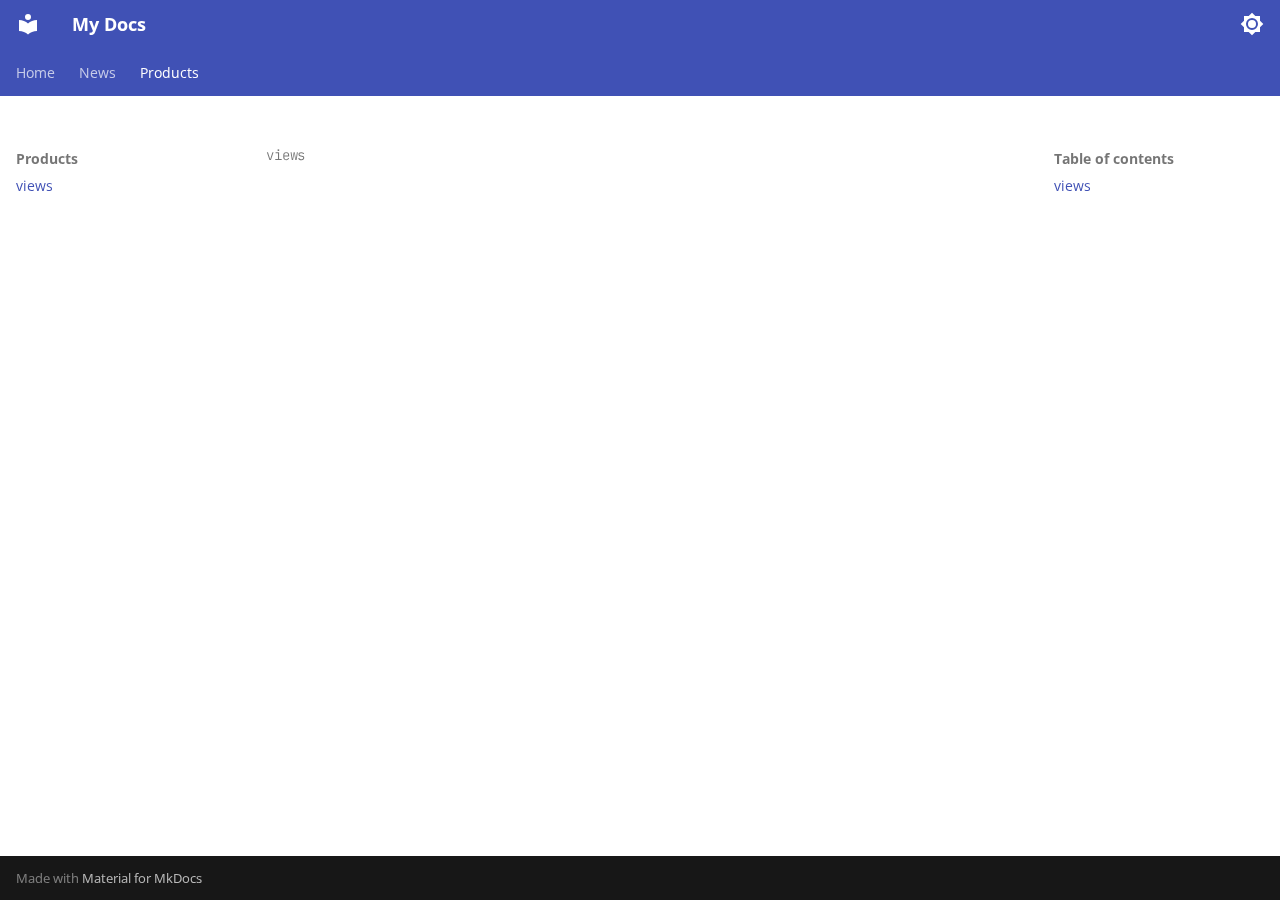
<file: docs/products/views/index.html>
<!doctype html>
<html lang="en" class="no-js">
  <head>
    
      <meta charset="utf-8">
      <meta name="viewport" content="width=device-width,initial-scale=1">
      
      
      
      
        <link rel="prev" href="../../news/models/">
      
      
      
      <link rel="icon" href="../../assets/images/favicon.png">
      <meta name="generator" content="mkdocs-1.5.3, mkdocs-material-9.5.3">
    
    
      
        <title>views - My Docs</title>
      
    
    
      <link rel="stylesheet" href="../../assets/stylesheets/main.50c56a3b.min.css">
      
        
        <link rel="stylesheet" href="../../assets/stylesheets/palette.06af60db.min.css">
      
      


    
    
      
    
    
      
        
        
        <link rel="preconnect" href="https://fonts.gstatic.com" crossorigin>
        <link rel="stylesheet" href="https://fonts.googleapis.com/css?family=Roboto:300,300i,400,400i,700,700i%7CRoboto+Mono:400,400i,700,700i&display=fallback">
        <style>:root{--md-text-font:"Roboto";--md-code-font:"Roboto Mono"}</style>
      
    
    
      <link rel="stylesheet" href="../../assets/_mkdocstrings.css">
    
      <link rel="stylesheet" href="../../style.css">
    
    <script>__md_scope=new URL("../..",location),__md_hash=e=>[...e].reduce((e,_)=>(e<<5)-e+_.charCodeAt(0),0),__md_get=(e,_=localStorage,t=__md_scope)=>JSON.parse(_.getItem(t.pathname+"."+e)),__md_set=(e,_,t=localStorage,a=__md_scope)=>{try{t.setItem(a.pathname+"."+e,JSON.stringify(_))}catch(e){}}</script>
    
      

    
    
    
  </head>
  
  
    
    
      
    
    
    
    
    <body dir="ltr" data-md-color-scheme="default" data-md-color-primary="indigo" data-md-color-accent="indigo">
  
    
    <input class="md-toggle" data-md-toggle="drawer" type="checkbox" id="__drawer" autocomplete="off">
    <input class="md-toggle" data-md-toggle="search" type="checkbox" id="__search" autocomplete="off">
    <label class="md-overlay" for="__drawer"></label>
    <div data-md-component="skip">
      
        
        <a href="#src.products.views" class="md-skip">
          Skip to content
        </a>
      
    </div>
    <div data-md-component="announce">
      
    </div>
    
    
      

<header class="md-header" data-md-component="header">
  <nav class="md-header__inner md-grid" aria-label="Header">
    <a href="../.." title="My Docs" class="md-header__button md-logo" aria-label="My Docs" data-md-component="logo">
      
  
  <svg xmlns="http://www.w3.org/2000/svg" viewBox="0 0 24 24"><path d="M12 8a3 3 0 0 0 3-3 3 3 0 0 0-3-3 3 3 0 0 0-3 3 3 3 0 0 0 3 3m0 3.54C9.64 9.35 6.5 8 3 8v11c3.5 0 6.64 1.35 9 3.54 2.36-2.19 5.5-3.54 9-3.54V8c-3.5 0-6.64 1.35-9 3.54Z"/></svg>

    </a>
    <label class="md-header__button md-icon" for="__drawer">
      
      <svg xmlns="http://www.w3.org/2000/svg" viewBox="0 0 24 24"><path d="M3 6h18v2H3V6m0 5h18v2H3v-2m0 5h18v2H3v-2Z"/></svg>
    </label>
    <div class="md-header__title" data-md-component="header-title">
      <div class="md-header__ellipsis">
        <div class="md-header__topic">
          <span class="md-ellipsis">
            My Docs
          </span>
        </div>
        <div class="md-header__topic" data-md-component="header-topic">
          <span class="md-ellipsis">
            
              views
            
          </span>
        </div>
      </div>
    </div>
    
      
        <form class="md-header__option" data-md-component="palette">
  
    
    
    
    <input class="md-option" data-md-color-media="(prefers-color-scheme: light)" data-md-color-scheme="default" data-md-color-primary="indigo" data-md-color-accent="indigo"  aria-label="Switch to dark mode"  type="radio" name="__palette" id="__palette_0">
    
      <label class="md-header__button md-icon" title="Switch to dark mode" for="__palette_1" hidden>
        <svg xmlns="http://www.w3.org/2000/svg" viewBox="0 0 24 24"><path d="M12 8a4 4 0 0 0-4 4 4 4 0 0 0 4 4 4 4 0 0 0 4-4 4 4 0 0 0-4-4m0 10a6 6 0 0 1-6-6 6 6 0 0 1 6-6 6 6 0 0 1 6 6 6 6 0 0 1-6 6m8-9.31V4h-4.69L12 .69 8.69 4H4v4.69L.69 12 4 15.31V20h4.69L12 23.31 15.31 20H20v-4.69L23.31 12 20 8.69Z"/></svg>
      </label>
    
  
    
    
    
    <input class="md-option" data-md-color-media="(prefers-color-scheme: dark)" data-md-color-scheme="slate" data-md-color-primary="indigo" data-md-color-accent="indigo"  aria-label="Switch to light mode"  type="radio" name="__palette" id="__palette_1">
    
      <label class="md-header__button md-icon" title="Switch to light mode" for="__palette_0" hidden>
        <svg xmlns="http://www.w3.org/2000/svg" viewBox="0 0 24 24"><path d="M12 18c-.89 0-1.74-.2-2.5-.55C11.56 16.5 13 14.42 13 12c0-2.42-1.44-4.5-3.5-5.45C10.26 6.2 11.11 6 12 6a6 6 0 0 1 6 6 6 6 0 0 1-6 6m8-9.31V4h-4.69L12 .69 8.69 4H4v4.69L.69 12 4 15.31V20h4.69L12 23.31 15.31 20H20v-4.69L23.31 12 20 8.69Z"/></svg>
      </label>
    
  
</form>
      
    
    
      <script>var media,input,key,value,palette=__md_get("__palette");if(palette&&palette.color){"(prefers-color-scheme)"===palette.color.media&&(media=matchMedia("(prefers-color-scheme: light)"),input=document.querySelector(media.matches?"[data-md-color-media='(prefers-color-scheme: light)']":"[data-md-color-media='(prefers-color-scheme: dark)']"),palette.color.media=input.getAttribute("data-md-color-media"),palette.color.scheme=input.getAttribute("data-md-color-scheme"),palette.color.primary=input.getAttribute("data-md-color-primary"),palette.color.accent=input.getAttribute("data-md-color-accent"));for([key,value]of Object.entries(palette.color))document.body.setAttribute("data-md-color-"+key,value)}</script>
    
    
    
    
  </nav>
  
</header>
    
    <div class="md-container" data-md-component="container">
      
      
        
          
            
<nav class="md-tabs" aria-label="Tabs" data-md-component="tabs">
  <div class="md-grid">
    <ul class="md-tabs__list">
      
        
  
  
  
    <li class="md-tabs__item">
      <a href="../.." class="md-tabs__link">
        
  
    
  
  Home

      </a>
    </li>
  

      
        
  
  
  
    
    
      <li class="md-tabs__item">
        <a href="../../news/views/" class="md-tabs__link">
          
  
  News

        </a>
      </li>
    
  

      
        
  
  
    
  
  
    
    
      <li class="md-tabs__item md-tabs__item--active">
        <a href="./" class="md-tabs__link">
          
  
  Products

        </a>
      </li>
    
  

      
    </ul>
  </div>
</nav>
          
        
      
      <main class="md-main" data-md-component="main">
        <div class="md-main__inner md-grid">
          
            
              
              <div class="md-sidebar md-sidebar--primary" data-md-component="sidebar" data-md-type="navigation" >
                <div class="md-sidebar__scrollwrap">
                  <div class="md-sidebar__inner">
                    


  


<nav class="md-nav md-nav--primary md-nav--lifted" aria-label="Navigation" data-md-level="0">
  <label class="md-nav__title" for="__drawer">
    <a href="../.." title="My Docs" class="md-nav__button md-logo" aria-label="My Docs" data-md-component="logo">
      
  
  <svg xmlns="http://www.w3.org/2000/svg" viewBox="0 0 24 24"><path d="M12 8a3 3 0 0 0 3-3 3 3 0 0 0-3-3 3 3 0 0 0-3 3 3 3 0 0 0 3 3m0 3.54C9.64 9.35 6.5 8 3 8v11c3.5 0 6.64 1.35 9 3.54 2.36-2.19 5.5-3.54 9-3.54V8c-3.5 0-6.64 1.35-9 3.54Z"/></svg>

    </a>
    My Docs
  </label>
  
  <ul class="md-nav__list" data-md-scrollfix>
    
      
      
  
  
  
  
    <li class="md-nav__item">
      <a href="../.." class="md-nav__link">
        
  
  <span class="md-ellipsis">
    Home
  </span>
  

      </a>
    </li>
  

    
      
      
  
  
  
  
    
    
    
    
    
      
      
    
    <li class="md-nav__item md-nav__item--section md-nav__item--nested">
      
        
        
        
        <input class="md-nav__toggle md-toggle " type="checkbox" id="__nav_2" >
        
          
          <label class="md-nav__link" for="__nav_2" id="__nav_2_label" tabindex="">
            
  
  <span class="md-ellipsis">
    News
  </span>
  

            <span class="md-nav__icon md-icon"></span>
          </label>
        
        <nav class="md-nav" data-md-level="1" aria-labelledby="__nav_2_label" aria-expanded="false">
          <label class="md-nav__title" for="__nav_2">
            <span class="md-nav__icon md-icon"></span>
            News
          </label>
          <ul class="md-nav__list" data-md-scrollfix>
            
              
                
  
  
  
  
    <li class="md-nav__item">
      <a href="../../news/views/" class="md-nav__link">
        
  
  <span class="md-ellipsis">
    views
  </span>
  

      </a>
    </li>
  

              
            
              
                
  
  
  
  
    <li class="md-nav__item">
      <a href="../../news/models/" class="md-nav__link">
        
  
  <span class="md-ellipsis">
    models
  </span>
  

      </a>
    </li>
  

              
            
          </ul>
        </nav>
      
    </li>
  

    
      
      
  
  
    
  
  
  
    
    
    
    
    
      
      
    
    <li class="md-nav__item md-nav__item--active md-nav__item--section md-nav__item--nested">
      
        
        
        
        <input class="md-nav__toggle md-toggle " type="checkbox" id="__nav_3" checked>
        
          
          <label class="md-nav__link" for="__nav_3" id="__nav_3_label" tabindex="">
            
  
  <span class="md-ellipsis">
    Products
  </span>
  

            <span class="md-nav__icon md-icon"></span>
          </label>
        
        <nav class="md-nav" data-md-level="1" aria-labelledby="__nav_3_label" aria-expanded="true">
          <label class="md-nav__title" for="__nav_3">
            <span class="md-nav__icon md-icon"></span>
            Products
          </label>
          <ul class="md-nav__list" data-md-scrollfix>
            
              
                
  
  
    
  
  
  
    <li class="md-nav__item md-nav__item--active">
      
      <input class="md-nav__toggle md-toggle" type="checkbox" id="__toc">
      
      
      
        <label class="md-nav__link md-nav__link--active" for="__toc">
          
  
  <span class="md-ellipsis">
    views
  </span>
  

          <span class="md-nav__icon md-icon"></span>
        </label>
      
      <a href="./" class="md-nav__link md-nav__link--active">
        
  
  <span class="md-ellipsis">
    views
  </span>
  

      </a>
      
        

<nav class="md-nav md-nav--secondary" aria-label="Table of contents">
  
  
  
  
    <label class="md-nav__title" for="__toc">
      <span class="md-nav__icon md-icon"></span>
      Table of contents
    </label>
    <ul class="md-nav__list" data-md-component="toc" data-md-scrollfix>
      
        <li class="md-nav__item">
  <a href="#src.products.views" class="md-nav__link">
    <span class="md-ellipsis">
      views
    </span>
  </a>
  
</li>
      
    </ul>
  
</nav>
      
    </li>
  

              
            
          </ul>
        </nav>
      
    </li>
  

    
  </ul>
</nav>
                  </div>
                </div>
              </div>
            
            
              
              <div class="md-sidebar md-sidebar--secondary" data-md-component="sidebar" data-md-type="toc" >
                <div class="md-sidebar__scrollwrap">
                  <div class="md-sidebar__inner">
                    

<nav class="md-nav md-nav--secondary" aria-label="Table of contents">
  
  
  
  
    <label class="md-nav__title" for="__toc">
      <span class="md-nav__icon md-icon"></span>
      Table of contents
    </label>
    <ul class="md-nav__list" data-md-component="toc" data-md-scrollfix>
      
        <li class="md-nav__item">
  <a href="#src.products.views" class="md-nav__link">
    <span class="md-ellipsis">
      views
    </span>
  </a>
  
</li>
      
    </ul>
  
</nav>
                  </div>
                </div>
              </div>
            
          
          
            <div class="md-content" data-md-component="content">
              <article class="md-content__inner md-typeset">
                
                  


  <h1>views</h1>

<div class="doc doc-object doc-module">



<a id="src.products.views"></a>
  <div class="doc doc-contents first">

  

  <div class="doc doc-children">











  </div>

  </div>

</div>












                
              </article>
            </div>
          
          
<script>var target=document.getElementById(location.hash.slice(1));target&&target.name&&(target.checked=target.name.startsWith("__tabbed_"))</script>
        </div>
        
      </main>
      
        <footer class="md-footer">
  
  <div class="md-footer-meta md-typeset">
    <div class="md-footer-meta__inner md-grid">
      <div class="md-copyright">
  
  
    Made with
    <a href="https://squidfunk.github.io/mkdocs-material/" target="_blank" rel="noopener">
      Material for MkDocs
    </a>
  
</div>
      
    </div>
  </div>
</footer>
      
    </div>
    <div class="md-dialog" data-md-component="dialog">
      <div class="md-dialog__inner md-typeset"></div>
    </div>
    
    
    <script id="__config" type="application/json">{"base": "../..", "features": ["navigation.tabs", "search.suggest", "search.highlight"], "search": "../../assets/javascripts/workers/search.f886a092.min.js", "translations": {"clipboard.copied": "Copied to clipboard", "clipboard.copy": "Copy to clipboard", "search.result.more.one": "1 more on this page", "search.result.more.other": "# more on this page", "search.result.none": "No matching documents", "search.result.one": "1 matching document", "search.result.other": "# matching documents", "search.result.placeholder": "Type to start searching", "search.result.term.missing": "Missing", "select.version": "Select version"}}</script>
    
    
      <script src="../../assets/javascripts/bundle.d7c377c4.min.js"></script>
      
    
  </body>
</html>
</file>
<file: docs/assets/_mkdocstrings.css>
/* Avoid breaking parameter names, etc. in table cells. */
.doc-contents td code {
  word-break: normal !important;
}

/* No line break before first paragraph of descriptions. */
.doc-md-description,
.doc-md-description>p:first-child {
  display: inline;
}

/* Max width for docstring sections tables. */
.doc .md-typeset__table,
.doc .md-typeset__table table {
  display: table !important;
  width: 100%;
}

.doc .md-typeset__table tr {
  display: table-row;
}

/* Defaults in Spacy table style. */
.doc-param-default {
  float: right;
}

/* Keep headings consistent. */
h1.doc-heading,
h2.doc-heading,
h3.doc-heading,
h4.doc-heading,
h5.doc-heading,
h6.doc-heading {
  font-weight: 400;
  line-height: 1.5;
  color: inherit;
  text-transform: none;
}

h1.doc-heading {
  font-size: 1.6rem;
}

h2.doc-heading {
  font-size: 1.2rem;
}

h3.doc-heading {
  font-size: 1.15rem;
}

h4.doc-heading {
  font-size: 1.10rem;
}

h5.doc-heading {
  font-size: 1.05rem;
}

h6.doc-heading {
  font-size: 1rem;
}
</file>
<file: docs/style.css>
/* Example usage of the imported font */
@import url('https://fonts.googleapis.com/css2?family=JetBrains+Mono:ital@0;1&family=Noto+Sans+TC&family=Noto+Serif+TC&family=Open+Sans:ital@0;1&display=swap');

h1, h2, h3, h4, body {
    font-family: 'Open Sans', 'Noto Sans SC', serif;
    font-size: 1rem;
    /* color: red; */
    /* or font-family: 'Noto Serif TC', serif; depending on your needs */
}

p {
    font-weight: 600; /* Adjust the value to set the desired font weight */
}

.md-typeset h1, .md-typeset code {
    font-family: 'JetBrains Mono';
    font-size: 0.7rem
}

.md-typeset pre > code {
    font-family: 'JetBrains Mono';
    font-size: 0.7rem
}

.highlighttable .linenodiv pre {
    font-size: 0.7rem
}

.doc-contents td code {
    font-size: 0.7rem
}

.md-grid {
    margin-left: auto;
    margin-right: auto;
    max-width: 80rem;
}
</file>
<file: docs/assets/stylesheets/main.50c56a3b.min.css>
@charset "UTF-8";html{-webkit-text-size-adjust:none;-moz-text-size-adjust:none;text-size-adjust:none;box-sizing:border-box}*,:after,:before{box-sizing:inherit}@media (prefers-reduced-motion){*,:after,:before{transition:none!important}}body{margin:0}a,button,input,label{-webkit-tap-highlight-color:transparent}a{color:inherit;text-decoration:none}hr{border:0;box-sizing:initial;display:block;height:.05rem;overflow:visible;padding:0}small{font-size:80%}sub,sup{line-height:1em}img{border-style:none}table{border-collapse:initial;border-spacing:0}td,th{font-weight:400;vertical-align:top}button{background:#0000;border:0;font-family:inherit;font-size:inherit;margin:0;padding:0}input{border:0;outline:none}:root{--md-primary-fg-color:#4051b5;--md-primary-fg-color--light:#5d6cc0;--md-primary-fg-color--dark:#303fa1;--md-primary-bg-color:#fff;--md-primary-bg-color--light:#ffffffb3;--md-accent-fg-color:#526cfe;--md-accent-fg-color--transparent:#526cfe1a;--md-accent-bg-color:#fff;--md-accent-bg-color--light:#ffffffb3}[data-md-color-scheme=default]{color-scheme:light}[data-md-color-scheme=default] img[src$="#gh-dark-mode-only"],[data-md-color-scheme=default] img[src$="#only-dark"]{display:none}:root,[data-md-color-scheme=default]{--md-hue:225deg;--md-default-fg-color:#000000de;--md-default-fg-color--light:#0000008a;--md-default-fg-color--lighter:#00000052;--md-default-fg-color--lightest:#00000012;--md-default-bg-color:#fff;--md-default-bg-color--light:#ffffffb3;--md-default-bg-color--lighter:#ffffff4d;--md-default-bg-color--lightest:#ffffff1f;--md-code-fg-color:#36464e;--md-code-bg-color:#f5f5f5;--md-code-hl-color:#4287ff;--md-code-hl-color--light:#4287ff1a;--md-code-hl-number-color:#d52a2a;--md-code-hl-special-color:#db1457;--md-code-hl-function-color:#a846b9;--md-code-hl-constant-color:#6e59d9;--md-code-hl-keyword-color:#3f6ec6;--md-code-hl-string-color:#1c7d4d;--md-code-hl-name-color:var(--md-code-fg-color);--md-code-hl-operator-color:var(--md-default-fg-color--light);--md-code-hl-punctuation-color:var(--md-default-fg-color--light);--md-code-hl-comment-color:var(--md-default-fg-color--light);--md-code-hl-generic-color:var(--md-default-fg-color--light);--md-code-hl-variable-color:var(--md-default-fg-color--light);--md-typeset-color:var(--md-default-fg-color);--md-typeset-a-color:var(--md-primary-fg-color);--md-typeset-del-color:#f5503d26;--md-typeset-ins-color:#0bd57026;--md-typeset-kbd-color:#fafafa;--md-typeset-kbd-accent-color:#fff;--md-typeset-kbd-border-color:#b8b8b8;--md-typeset-mark-color:#ffff0080;--md-typeset-table-color:#0000001f;--md-typeset-table-color--light:rgba(0,0,0,.035);--md-admonition-fg-color:var(--md-default-fg-color);--md-admonition-bg-color:var(--md-default-bg-color);--md-warning-fg-color:#000000de;--md-warning-bg-color:#ff9;--md-footer-fg-color:#fff;--md-footer-fg-color--light:#ffffffb3;--md-footer-fg-color--lighter:#ffffff73;--md-footer-bg-color:#000000de;--md-footer-bg-color--dark:#00000052;--md-shadow-z1:0 0.2rem 0.5rem #0000000d,0 0 0.05rem #0000001a;--md-shadow-z2:0 0.2rem 0.5rem #0000001a,0 0 0.05rem #00000040;--md-shadow-z3:0 0.2rem 0.5rem #0003,0 0 0.05rem #00000059}.md-icon svg{fill:currentcolor;display:block;height:1.2rem;width:1.2rem}body{-webkit-font-smoothing:antialiased;-moz-osx-font-smoothing:grayscale;--md-text-font-family:var(--md-text-font,_),-apple-system,BlinkMacSystemFont,Helvetica,Arial,sans-serif;--md-code-font-family:var(--md-code-font,_),SFMono-Regular,Consolas,Menlo,monospace}aside,body,input{font-feature-settings:"kern","liga";color:var(--md-typeset-color);font-family:var(--md-text-font-family)}code,kbd,pre{font-feature-settings:"kern";font-family:var(--md-code-font-family)}:root{--md-typeset-table-sort-icon:url('data:image/svg+xml;charset=utf-8,<svg xmlns="http://www.w3.org/2000/svg" viewBox="0 0 24 24"><path d="m18 21-4-4h3V7h-3l4-4 4 4h-3v10h3M2 19v-2h10v2M2 13v-2h7v2M2 7V5h4v2H2Z"/></svg>');--md-typeset-table-sort-icon--asc:url('data:image/svg+xml;charset=utf-8,<svg xmlns="http://www.w3.org/2000/svg" viewBox="0 0 24 24"><path d="M19 17h3l-4 4-4-4h3V3h2M2 17h10v2H2M6 5v2H2V5m0 6h7v2H2v-2Z"/></svg>');--md-typeset-table-sort-icon--desc:url('data:image/svg+xml;charset=utf-8,<svg xmlns="http://www.w3.org/2000/svg" viewBox="0 0 24 24"><path d="M19 7h3l-4-4-4 4h3v14h2M2 17h10v2H2M6 5v2H2V5m0 6h7v2H2v-2Z"/></svg>')}.md-typeset{-webkit-print-color-adjust:exact;color-adjust:exact;font-size:.8rem;line-height:1.6}@media print{.md-typeset{font-size:.68rem}}.md-typeset blockquote,.md-typeset dl,.md-typeset figure,.md-typeset ol,.md-typeset pre,.md-typeset ul{margin-bottom:1em;margin-top:1em}.md-typeset h1{color:var(--md-default-fg-color--light);font-size:2em;line-height:1.3;margin:0 0 1.25em}.md-typeset h1,.md-typeset h2{font-weight:300;letter-spacing:-.01em}.md-typeset h2{font-size:1.5625em;line-height:1.4;margin:1.6em 0 .64em}.md-typeset h3{font-size:1.25em;font-weight:400;letter-spacing:-.01em;line-height:1.5;margin:1.6em 0 .8em}.md-typeset h2+h3{margin-top:.8em}.md-typeset h4{font-weight:700;letter-spacing:-.01em;margin:1em 0}.md-typeset h5,.md-typeset h6{color:var(--md-default-fg-color--light);font-size:.8em;font-weight:700;letter-spacing:-.01em;margin:1.25em 0}.md-typeset h5{text-transform:uppercase}.md-typeset hr{border-bottom:.05rem solid var(--md-default-fg-color--lightest);display:flow-root;margin:1.5em 0}.md-typeset a{color:var(--md-typeset-a-color);word-break:break-word}.md-typeset a,.md-typeset a:before{transition:color 125ms}.md-typeset a:focus,.md-typeset a:hover{color:var(--md-accent-fg-color)}.md-typeset a:focus code,.md-typeset a:hover code{background-color:var(--md-accent-fg-color--transparent)}.md-typeset a code{color:currentcolor;transition:background-color 125ms}.md-typeset a.focus-visible{outline-color:var(--md-accent-fg-color);outline-offset:.2rem}.md-typeset code,.md-typeset kbd,.md-typeset pre{color:var(--md-code-fg-color);direction:ltr;font-variant-ligatures:none}@media print{.md-typeset code,.md-typeset kbd,.md-typeset pre{white-space:pre-wrap}}.md-typeset code{background-color:var(--md-code-bg-color);border-radius:.1rem;-webkit-box-decoration-break:clone;box-decoration-break:clone;font-size:.85em;padding:0 .2941176471em;word-break:break-word}.md-typeset code:not(.focus-visible){-webkit-tap-highlight-color:transparent;outline:none}.md-typeset pre{display:flow-root;line-height:1.4;position:relative}.md-typeset pre>code{-webkit-box-decoration-break:slice;box-decoration-break:slice;box-shadow:none;display:block;margin:0;outline-color:var(--md-accent-fg-color);overflow:auto;padding:.7720588235em 1.1764705882em;scrollbar-color:var(--md-default-fg-color--lighter) #0000;scrollbar-width:thin;touch-action:auto;word-break:normal}.md-typeset pre>code:hover{scrollbar-color:var(--md-accent-fg-color) #0000}.md-typeset pre>code::-webkit-scrollbar{height:.2rem;width:.2rem}.md-typeset pre>code::-webkit-scrollbar-thumb{background-color:var(--md-default-fg-color--lighter)}.md-typeset pre>code::-webkit-scrollbar-thumb:hover{background-color:var(--md-accent-fg-color)}.md-typeset kbd{background-color:var(--md-typeset-kbd-color);border-radius:.1rem;box-shadow:0 .1rem 0 .05rem var(--md-typeset-kbd-border-color),0 .1rem 0 var(--md-typeset-kbd-border-color),0 -.1rem .2rem var(--md-typeset-kbd-accent-color) inset;color:var(--md-default-fg-color);display:inline-block;font-size:.75em;padding:0 .6666666667em;vertical-align:text-top;word-break:break-word}.md-typeset mark{background-color:var(--md-typeset-mark-color);-webkit-box-decoration-break:clone;box-decoration-break:clone;color:inherit;word-break:break-word}.md-typeset abbr{border-bottom:.05rem dotted var(--md-default-fg-color--light);cursor:help;text-decoration:none}.md-typeset small{opacity:.75}[dir=ltr] .md-typeset sub,[dir=ltr] .md-typeset sup{margin-left:.078125em}[dir=rtl] .md-typeset sub,[dir=rtl] .md-typeset sup{margin-right:.078125em}[dir=ltr] .md-typeset blockquote{padding-left:.6rem}[dir=rtl] .md-typeset blockquote{padding-right:.6rem}[dir=ltr] .md-typeset blockquote{border-left:.2rem solid var(--md-default-fg-color--lighter)}[dir=rtl] .md-typeset blockquote{border-right:.2rem solid var(--md-default-fg-color--lighter)}.md-typeset blockquote{color:var(--md-default-fg-color--light);margin-left:0;margin-right:0}.md-typeset ul{list-style-type:disc}[dir=ltr] .md-typeset ol,[dir=ltr] .md-typeset ul{margin-left:.625em}[dir=rtl] .md-typeset ol,[dir=rtl] .md-typeset ul{margin-right:.625em}.md-typeset ol,.md-typeset ul{padding:0}.md-typeset ol:not([hidden]),.md-typeset ul:not([hidden]){display:flow-root}.md-typeset ol ol,.md-typeset ul ol{list-style-type:lower-alpha}.md-typeset ol ol ol,.md-typeset ul ol ol{list-style-type:lower-roman}[dir=ltr] .md-typeset ol li,[dir=ltr] .md-typeset ul li{margin-left:1.25em}[dir=rtl] .md-typeset ol li,[dir=rtl] .md-typeset ul li{margin-right:1.25em}.md-typeset ol li,.md-typeset ul li{margin-bottom:.5em}.md-typeset ol li blockquote,.md-typeset ol li p,.md-typeset ul li blockquote,.md-typeset ul li p{margin:.5em 0}.md-typeset ol li:last-child,.md-typeset ul li:last-child{margin-bottom:0}[dir=ltr] .md-typeset ol li ol,[dir=ltr] .md-typeset ol li ul,[dir=ltr] .md-typeset ul li ol,[dir=ltr] .md-typeset ul li ul{margin-left:.625em}[dir=rtl] .md-typeset ol li ol,[dir=rtl] .md-typeset ol li ul,[dir=rtl] .md-typeset ul li ol,[dir=rtl] .md-typeset ul li ul{margin-right:.625em}.md-typeset ol li ol,.md-typeset ol li ul,.md-typeset ul li ol,.md-typeset ul li ul{margin-bottom:.5em;margin-top:.5em}[dir=ltr] .md-typeset dd{margin-left:1.875em}[dir=rtl] .md-typeset dd{margin-right:1.875em}.md-typeset dd{margin-bottom:1.5em;margin-top:1em}.md-typeset img,.md-typeset svg,.md-typeset video{height:auto;max-width:100%}.md-typeset img[align=left]{margin:1em 1em 1em 0}.md-typeset img[align=right]{margin:1em 0 1em 1em}.md-typeset img[align]:only-child{margin-top:0}.md-typeset figure{display:flow-root;margin:1em auto;max-width:100%;text-align:center;width:-webkit-fit-content;width:-moz-fit-content;width:fit-content}.md-typeset figure img{display:block}.md-typeset figcaption{font-style:italic;margin:1em auto;max-width:24rem}.md-typeset iframe{max-width:100%}.md-typeset table:not([class]){background-color:var(--md-default-bg-color);border:.05rem solid var(--md-typeset-table-color);border-radius:.1rem;display:inline-block;font-size:.64rem;max-width:100%;overflow:auto;touch-action:auto}@media print{.md-typeset table:not([class]){display:table}}.md-typeset table:not([class])+*{margin-top:1.5em}.md-typeset table:not([class]) td>:first-child,.md-typeset table:not([class]) th>:first-child{margin-top:0}.md-typeset table:not([class]) td>:last-child,.md-typeset table:not([class]) th>:last-child{margin-bottom:0}.md-typeset table:not([class]) td:not([align]),.md-typeset table:not([class]) th:not([align]){text-align:left}[dir=rtl] .md-typeset table:not([class]) td:not([align]),[dir=rtl] .md-typeset table:not([class]) th:not([align]){text-align:right}.md-typeset table:not([class]) th{font-weight:700;min-width:5rem;padding:.9375em 1.25em;vertical-align:top}.md-typeset table:not([class]) td{border-top:.05rem solid var(--md-typeset-table-color);padding:.9375em 1.25em;vertical-align:top}.md-typeset table:not([class]) tbody tr{transition:background-color 125ms}.md-typeset table:not([class]) tbody tr:hover{background-color:var(--md-typeset-table-color--light);box-shadow:0 .05rem 0 var(--md-default-bg-color) inset}.md-typeset table:not([class]) a{word-break:normal}.md-typeset table th[role=columnheader]{cursor:pointer}[dir=ltr] .md-typeset table th[role=columnheader]:after{margin-left:.5em}[dir=rtl] .md-typeset table th[role=columnheader]:after{margin-right:.5em}.md-typeset table th[role=columnheader]:after{content:"";display:inline-block;height:1.2em;-webkit-mask-image:var(--md-typeset-table-sort-icon);mask-image:var(--md-typeset-table-sort-icon);-webkit-mask-repeat:no-repeat;mask-repeat:no-repeat;-webkit-mask-size:contain;mask-size:contain;transition:background-color 125ms;vertical-align:text-bottom;width:1.2em}.md-typeset table th[role=columnheader]:hover:after{background-color:var(--md-default-fg-color--lighter)}.md-typeset table th[role=columnheader][aria-sort=ascending]:after{background-color:var(--md-default-fg-color--light);-webkit-mask-image:var(--md-typeset-table-sort-icon--asc);mask-image:var(--md-typeset-table-sort-icon--asc)}.md-typeset table th[role=columnheader][aria-sort=descending]:after{background-color:var(--md-default-fg-color--light);-webkit-mask-image:var(--md-typeset-table-sort-icon--desc);mask-image:var(--md-typeset-table-sort-icon--desc)}.md-typeset__scrollwrap{margin:1em -.8rem;overflow-x:auto;touch-action:auto}.md-typeset__table{display:inline-block;margin-bottom:.5em;padding:0 .8rem}@media print{.md-typeset__table{display:block}}html .md-typeset__table table{display:table;margin:0;overflow:hidden;width:100%}@media screen and (max-width:44.984375em){.md-content__inner>pre{margin:1em -.8rem}.md-content__inner>pre code{border-radius:0}}.md-typeset .md-author{border-radius:100%;display:block;flex-shrink:0;height:1.6rem;overflow:hidden;position:relative;transition:color 125ms,transform 125ms;width:1.6rem}.md-typeset .md-author img{display:block}.md-typeset .md-author--more{background:var(--md-default-fg-color--lightest);color:var(--md-default-fg-color--lighter);font-size:.6rem;font-weight:700;line-height:1.6rem;text-align:center}.md-typeset .md-author--long{height:2.4rem;width:2.4rem}.md-typeset a.md-author{transform:scale(1)}.md-typeset a.md-author img{filter:grayscale(100%) opacity(75%);transition:filter 125ms}.md-typeset a.md-author:focus,.md-typeset a.md-author:hover{transform:scale(1.1);z-index:1}.md-typeset a.md-author:focus img,.md-typeset a.md-author:hover img{filter:grayscale(0)}.md-banner{background-color:var(--md-footer-bg-color);color:var(--md-footer-fg-color);overflow:auto}@media print{.md-banner{display:none}}.md-banner--warning{background-color:var(--md-warning-bg-color);color:var(--md-warning-fg-color)}.md-banner__inner{font-size:.7rem;margin:.6rem auto;padding:0 .8rem}[dir=ltr] .md-banner__button{float:right}[dir=rtl] .md-banner__button{float:left}.md-banner__button{color:inherit;cursor:pointer;transition:opacity .25s}.no-js .md-banner__button{display:none}.md-banner__button:hover{opacity:.7}html{font-size:125%;height:100%;overflow-x:hidden}@media screen and (min-width:100em){html{font-size:137.5%}}@media screen and (min-width:125em){html{font-size:150%}}body{background-color:var(--md-default-bg-color);display:flex;flex-direction:column;font-size:.5rem;min-height:100%;position:relative;width:100%}@media print{body{display:block}}@media screen and (max-width:59.984375em){body[data-md-scrolllock]{position:fixed}}.md-grid{margin-left:auto;margin-right:auto;max-width:61rem}.md-container{display:flex;flex-direction:column;flex-grow:1}@media print{.md-container{display:block}}.md-main{flex-grow:1}.md-main__inner{display:flex;height:100%;margin-top:1.5rem}.md-ellipsis{overflow:hidden;text-overflow:ellipsis}.md-toggle{display:none}.md-option{height:0;opacity:0;position:absolute;width:0}.md-option:checked+label:not([hidden]){display:block}.md-option.focus-visible+label{outline-color:var(--md-accent-fg-color);outline-style:auto}.md-skip{background-color:var(--md-default-fg-color);border-radius:.1rem;color:var(--md-default-bg-color);font-size:.64rem;margin:.5rem;opacity:0;outline-color:var(--md-accent-fg-color);padding:.3rem .5rem;position:fixed;transform:translateY(.4rem);z-index:-1}.md-skip:focus{opacity:1;transform:translateY(0);transition:transform .25s cubic-bezier(.4,0,.2,1),opacity 175ms 75ms;z-index:10}@page{margin:25mm}:root{--md-clipboard-icon:url('data:image/svg+xml;charset=utf-8,<svg xmlns="http://www.w3.org/2000/svg" viewBox="0 0 24 24"><path d="M19 21H8V7h11m0-2H8a2 2 0 0 0-2 2v14a2 2 0 0 0 2 2h11a2 2 0 0 0 2-2V7a2 2 0 0 0-2-2m-3-4H4a2 2 0 0 0-2 2v14h2V3h12V1Z"/></svg>')}.md-clipboard{border-radius:.1rem;color:var(--md-default-fg-color--lightest);cursor:pointer;height:1.5em;outline-color:var(--md-accent-fg-color);outline-offset:.1rem;position:absolute;right:.5em;top:.5em;transition:color .25s;width:1.5em;z-index:1}@media print{.md-clipboard{display:none}}.md-clipboard:not(.focus-visible){-webkit-tap-highlight-color:transparent;outline:none}:hover>.md-clipboard{color:var(--md-default-fg-color--light)}.md-clipboard:focus,.md-clipboard:hover{color:var(--md-accent-fg-color)}.md-clipboard:after{background-color:currentcolor;content:"";display:block;height:1.125em;margin:0 auto;-webkit-mask-image:var(--md-clipboard-icon);mask-image:var(--md-clipboard-icon);-webkit-mask-position:center;mask-position:center;-webkit-mask-repeat:no-repeat;mask-repeat:no-repeat;-webkit-mask-size:contain;mask-size:contain;width:1.125em}.md-clipboard--inline{cursor:pointer}.md-clipboard--inline code{transition:color .25s,background-color .25s}.md-clipboard--inline:focus code,.md-clipboard--inline:hover code{background-color:var(--md-accent-fg-color--transparent);color:var(--md-accent-fg-color)}@keyframes consent{0%{opacity:0;transform:translateY(100%)}to{opacity:1;transform:translateY(0)}}@keyframes overlay{0%{opacity:0}to{opacity:1}}.md-consent__overlay{animation:overlay .25s both;-webkit-backdrop-filter:blur(.1rem);backdrop-filter:blur(.1rem);background-color:#0000008a;height:100%;opacity:1;position:fixed;top:0;width:100%;z-index:5}.md-consent__inner{animation:consent .5s cubic-bezier(.1,.7,.1,1) both;background-color:var(--md-default-bg-color);border:0;border-radius:.1rem;bottom:0;box-shadow:0 0 .2rem #0000001a,0 .2rem .4rem #0003;max-height:100%;overflow:auto;padding:0;position:fixed;width:100%;z-index:5}.md-consent__form{padding:.8rem}.md-consent__settings{display:none;margin:1em 0}input:checked+.md-consent__settings{display:block}.md-consent__controls{margin-bottom:.8rem}.md-typeset .md-consent__controls .md-button{display:inline}@media screen and (max-width:44.984375em){.md-typeset .md-consent__controls .md-button{display:block;margin-top:.4rem;text-align:center;width:100%}}.md-consent label{cursor:pointer}.md-content{flex-grow:1;min-width:0}.md-content__inner{margin:0 .8rem 1.2rem;padding-top:.6rem}@media screen and (min-width:76.25em){[dir=ltr] .md-sidebar--primary:not([hidden])~.md-content>.md-content__inner{margin-left:1.2rem}[dir=ltr] .md-sidebar--secondary:not([hidden])~.md-content>.md-content__inner,[dir=rtl] .md-sidebar--primary:not([hidden])~.md-content>.md-content__inner{margin-right:1.2rem}[dir=rtl] .md-sidebar--secondary:not([hidden])~.md-content>.md-content__inner{margin-left:1.2rem}}.md-content__inner:before{content:"";display:block;height:.4rem}.md-content__inner>:last-child{margin-bottom:0}[dir=ltr] .md-content__button{float:right}[dir=rtl] .md-content__button{float:left}[dir=ltr] .md-content__button{margin-left:.4rem}[dir=rtl] .md-content__button{margin-right:.4rem}.md-content__button{margin:.4rem 0;padding:0}@media print{.md-content__button{display:none}}.md-typeset .md-content__button{color:var(--md-default-fg-color--lighter)}.md-content__button svg{display:inline;vertical-align:top}[dir=rtl] .md-content__button svg{transform:scaleX(-1)}[dir=ltr] .md-dialog{right:.8rem}[dir=rtl] .md-dialog{left:.8rem}.md-dialog{background-color:var(--md-default-fg-color);border-radius:.1rem;bottom:.8rem;box-shadow:var(--md-shadow-z3);min-width:11.1rem;opacity:0;padding:.4rem .6rem;pointer-events:none;position:fixed;transform:translateY(100%);transition:transform 0ms .4s,opacity .4s;z-index:4}@media print{.md-dialog{display:none}}.md-dialog--active{opacity:1;pointer-events:auto;transform:translateY(0);transition:transform .4s cubic-bezier(.075,.85,.175,1),opacity .4s}.md-dialog__inner{color:var(--md-default-bg-color);font-size:.7rem}.md-feedback{margin:2em 0 1em;text-align:center}.md-feedback fieldset{border:none;margin:0;padding:0}.md-feedback__title{font-weight:700;margin:1em auto}.md-feedback__inner{position:relative}.md-feedback__list{display:flex;flex-wrap:wrap;place-content:baseline center;position:relative}.md-feedback__list:hover .md-icon:not(:disabled){color:var(--md-default-fg-color--lighter)}:disabled .md-feedback__list{min-height:1.8rem}.md-feedback__icon{color:var(--md-default-fg-color--light);cursor:pointer;flex-shrink:0;margin:0 .1rem;transition:color 125ms}.md-feedback__icon:not(:disabled).md-icon:hover{color:var(--md-accent-fg-color)}.md-feedback__icon:disabled{color:var(--md-default-fg-color--lightest);pointer-events:none}.md-feedback__note{opacity:0;position:relative;transform:translateY(.4rem);transition:transform .4s cubic-bezier(.1,.7,.1,1),opacity .15s}.md-feedback__note>*{margin:0 auto;max-width:16rem}:disabled .md-feedback__note{opacity:1;transform:translateY(0)}.md-footer{background-color:var(--md-footer-bg-color);color:var(--md-footer-fg-color)}@media print{.md-footer{display:none}}.md-footer__inner{justify-content:space-between;overflow:auto;padding:.2rem}.md-footer__inner:not([hidden]){display:flex}.md-footer__link{align-items:end;display:flex;flex-grow:0.01;margin-bottom:.4rem;margin-top:1rem;max-width:100%;outline-color:var(--md-accent-fg-color);overflow:hidden;transition:opacity .25s}.md-footer__link:focus,.md-footer__link:hover{opacity:.7}[dir=rtl] .md-footer__link svg{transform:scaleX(-1)}@media screen and (max-width:44.984375em){.md-footer__link--prev{flex-shrink:0}.md-footer__link--prev .md-footer__title{display:none}}[dir=ltr] .md-footer__link--next{margin-left:auto}[dir=rtl] .md-footer__link--next{margin-right:auto}.md-footer__link--next{text-align:right}[dir=rtl] .md-footer__link--next{text-align:left}.md-footer__title{flex-grow:1;font-size:.9rem;margin-bottom:.7rem;max-width:calc(100% - 2.4rem);padding:0 1rem;white-space:nowrap}.md-footer__button{margin:.2rem;padding:.4rem}.md-footer__direction{font-size:.64rem;opacity:.7}.md-footer-meta{background-color:var(--md-footer-bg-color--dark)}.md-footer-meta__inner{display:flex;flex-wrap:wrap;justify-content:space-between;padding:.2rem}html .md-footer-meta.md-typeset a{color:var(--md-footer-fg-color--light)}html .md-footer-meta.md-typeset a:focus,html .md-footer-meta.md-typeset a:hover{color:var(--md-footer-fg-color)}.md-copyright{color:var(--md-footer-fg-color--lighter);font-size:.64rem;margin:auto .6rem;padding:.4rem 0;width:100%}@media screen and (min-width:45em){.md-copyright{width:auto}}.md-copyright__highlight{color:var(--md-footer-fg-color--light)}.md-social{display:inline-flex;gap:.2rem;margin:0 .4rem;padding:.2rem 0 .6rem}@media screen and (min-width:45em){.md-social{padding:.6rem 0}}.md-social__link{display:inline-block;height:1.6rem;text-align:center;width:1.6rem}.md-social__link:before{line-height:1.9}.md-social__link svg{fill:currentcolor;max-height:.8rem;vertical-align:-25%}.md-typeset .md-button{border:.1rem solid;border-radius:.1rem;color:var(--md-primary-fg-color);cursor:pointer;display:inline-block;font-weight:700;padding:.625em 2em;transition:color 125ms,background-color 125ms,border-color 125ms}.md-typeset .md-button--primary{background-color:var(--md-primary-fg-color);border-color:var(--md-primary-fg-color);color:var(--md-primary-bg-color)}.md-typeset .md-button:focus,.md-typeset .md-button:hover{background-color:var(--md-accent-fg-color);border-color:var(--md-accent-fg-color);color:var(--md-accent-bg-color)}[dir=ltr] .md-typeset .md-input{border-top-left-radius:.1rem}[dir=ltr] .md-typeset .md-input,[dir=rtl] .md-typeset .md-input{border-top-right-radius:.1rem}[dir=rtl] .md-typeset .md-input{border-top-left-radius:.1rem}.md-typeset .md-input{border-bottom:.1rem solid var(--md-default-fg-color--lighter);box-shadow:var(--md-shadow-z1);font-size:.8rem;height:1.8rem;padding:0 .6rem;transition:border .25s,box-shadow .25s}.md-typeset .md-input:focus,.md-typeset .md-input:hover{border-bottom-color:var(--md-accent-fg-color);box-shadow:var(--md-shadow-z2)}.md-typeset .md-input--stretch{width:100%}.md-header{background-color:var(--md-primary-fg-color);box-shadow:0 0 .2rem #0000,0 .2rem .4rem #0000;color:var(--md-primary-bg-color);display:block;left:0;position:sticky;right:0;top:0;z-index:4}@media print{.md-header{display:none}}.md-header[hidden]{transform:translateY(-100%);transition:transform .25s cubic-bezier(.8,0,.6,1),box-shadow .25s}.md-header--shadow{box-shadow:0 0 .2rem #0000001a,0 .2rem .4rem #0003;transition:transform .25s cubic-bezier(.1,.7,.1,1),box-shadow .25s}.md-header__inner{align-items:center;display:flex;padding:0 .2rem}.md-header__button{color:currentcolor;cursor:pointer;margin:.2rem;outline-color:var(--md-accent-fg-color);padding:.4rem;position:relative;transition:opacity .25s;vertical-align:middle;z-index:1}.md-header__button:hover{opacity:.7}.md-header__button:not([hidden]){display:inline-block}.md-header__button:not(.focus-visible){-webkit-tap-highlight-color:transparent;outline:none}.md-header__button.md-logo{margin:.2rem;padding:.4rem}@media screen and (max-width:76.234375em){.md-header__button.md-logo{display:none}}.md-header__button.md-logo img,.md-header__button.md-logo svg{fill:currentcolor;display:block;height:1.2rem;width:auto}@media screen and (min-width:60em){.md-header__button[for=__search]{display:none}}.no-js .md-header__button[for=__search]{display:none}[dir=rtl] .md-header__button[for=__search] svg{transform:scaleX(-1)}@media screen and (min-width:76.25em){.md-header__button[for=__drawer]{display:none}}.md-header__topic{display:flex;max-width:100%;position:absolute;transition:transform .4s cubic-bezier(.1,.7,.1,1),opacity .15s;white-space:nowrap}.md-header__topic+.md-header__topic{opacity:0;pointer-events:none;transform:translateX(1.25rem);transition:transform .4s cubic-bezier(1,.7,.1,.1),opacity .15s;z-index:-1}[dir=rtl] .md-header__topic+.md-header__topic{transform:translateX(-1.25rem)}.md-header__topic:first-child{font-weight:700}[dir=ltr] .md-header__title{margin-left:1rem;margin-right:.4rem}[dir=rtl] .md-header__title{margin-left:.4rem;margin-right:1rem}.md-header__title{flex-grow:1;font-size:.9rem;height:2.4rem;line-height:2.4rem}.md-header__title--active .md-header__topic{opacity:0;pointer-events:none;transform:translateX(-1.25rem);transition:transform .4s cubic-bezier(1,.7,.1,.1),opacity .15s;z-index:-1}[dir=rtl] .md-header__title--active .md-header__topic{transform:translateX(1.25rem)}.md-header__title--active .md-header__topic+.md-header__topic{opacity:1;pointer-events:auto;transform:translateX(0);transition:transform .4s cubic-bezier(.1,.7,.1,1),opacity .15s;z-index:0}.md-header__title>.md-header__ellipsis{height:100%;position:relative;width:100%}.md-header__option{display:flex;flex-shrink:0;max-width:100%;transition:max-width 0ms .25s,opacity .25s .25s;white-space:nowrap}[data-md-toggle=search]:checked~.md-header .md-header__option{max-width:0;opacity:0;transition:max-width 0ms,opacity 0ms}.md-header__option>input{bottom:0}.md-header__source{display:none}@media screen and (min-width:60em){[dir=ltr] .md-header__source{margin-left:1rem}[dir=rtl] .md-header__source{margin-right:1rem}.md-header__source{display:block;max-width:11.7rem;width:11.7rem}}@media screen and (min-width:76.25em){[dir=ltr] .md-header__source{margin-left:1.4rem}[dir=rtl] .md-header__source{margin-right:1.4rem}}.md-meta{color:var(--md-default-fg-color--light);font-size:.7rem;line-height:1.3}.md-meta__list{display:inline-flex;flex-wrap:wrap;list-style:none;margin:0;padding:0}.md-meta__item:not(:last-child):after{content:"·";margin-left:.2rem;margin-right:.2rem}.md-meta__link{color:var(--md-typeset-a-color)}.md-meta__link:focus,.md-meta__link:hover{color:var(--md-accent-fg-color)}.md-draft{background-color:#ff1744;border-radius:.125em;color:#fff;display:inline-block;font-weight:700;padding-left:.5714285714em;padding-right:.5714285714em}:root{--md-nav-icon--prev:url('data:image/svg+xml;charset=utf-8,<svg xmlns="http://www.w3.org/2000/svg" viewBox="0 0 24 24"><path d="M20 11v2H8l5.5 5.5-1.42 1.42L4.16 12l7.92-7.92L13.5 5.5 8 11h12Z"/></svg>');--md-nav-icon--next:url('data:image/svg+xml;charset=utf-8,<svg xmlns="http://www.w3.org/2000/svg" viewBox="0 0 24 24"><path d="M8.59 16.58 13.17 12 8.59 7.41 10 6l6 6-6 6-1.41-1.42Z"/></svg>');--md-toc-icon:url('data:image/svg+xml;charset=utf-8,<svg xmlns="http://www.w3.org/2000/svg" viewBox="0 0 24 24"><path d="M3 9h14V7H3v2m0 4h14v-2H3v2m0 4h14v-2H3v2m16 0h2v-2h-2v2m0-10v2h2V7h-2m0 6h2v-2h-2v2Z"/></svg>')}.md-nav{font-size:.7rem;line-height:1.3}.md-nav__title{color:var(--md-default-fg-color--light);display:block;font-weight:700;overflow:hidden;padding:0 .6rem;text-overflow:ellipsis}.md-nav__title .md-nav__button{display:none}.md-nav__title .md-nav__button img{height:100%;width:auto}.md-nav__title .md-nav__button.md-logo img,.md-nav__title .md-nav__button.md-logo svg{fill:currentcolor;display:block;height:2.4rem;max-width:100%;object-fit:contain;width:auto}.md-nav__list{list-style:none;margin:0;padding:0}.md-nav__link{align-items:flex-start;display:flex;gap:.4rem;margin-top:.625em;scroll-snap-align:start;transition:color 125ms}.md-nav__link--passed{color:var(--md-default-fg-color--light)}.md-nav__item .md-nav__link--active,.md-nav__item .md-nav__link--active code{color:var(--md-typeset-a-color)}.md-nav__link .md-ellipsis{position:relative}[dir=ltr] .md-nav__link .md-icon:last-child{margin-left:auto}[dir=rtl] .md-nav__link .md-icon:last-child{margin-right:auto}.md-nav__link svg{fill:currentcolor;flex-shrink:0;height:1.3em}.md-nav__link[for]:focus,.md-nav__link[for]:hover,.md-nav__link[href]:focus,.md-nav__link[href]:hover{color:var(--md-accent-fg-color);cursor:pointer}.md-nav__link.focus-visible{outline-color:var(--md-accent-fg-color);outline-offset:.2rem}.md-nav--primary .md-nav__link[for=__toc]{display:none}.md-nav--primary .md-nav__link[for=__toc] .md-icon:after{background-color:currentcolor;display:block;height:100%;-webkit-mask-image:var(--md-toc-icon);mask-image:var(--md-toc-icon);width:100%}.md-nav--primary .md-nav__link[for=__toc]~.md-nav{display:none}.md-nav__container>.md-nav__link{margin-top:0}.md-nav__container>.md-nav__link:first-child{flex-grow:1;min-width:0}.md-nav__icon{flex-shrink:0}.md-nav__source{display:none}@media screen and (max-width:76.234375em){.md-nav--primary,.md-nav--primary .md-nav{background-color:var(--md-default-bg-color);display:flex;flex-direction:column;height:100%;left:0;position:absolute;right:0;top:0;z-index:1}.md-nav--primary .md-nav__item,.md-nav--primary .md-nav__title{font-size:.8rem;line-height:1.5}.md-nav--primary .md-nav__title{background-color:var(--md-default-fg-color--lightest);color:var(--md-default-fg-color--light);cursor:pointer;height:5.6rem;line-height:2.4rem;padding:3rem .8rem .2rem;position:relative;white-space:nowrap}[dir=ltr] .md-nav--primary .md-nav__title .md-nav__icon{left:.4rem}[dir=rtl] .md-nav--primary .md-nav__title .md-nav__icon{right:.4rem}.md-nav--primary .md-nav__title .md-nav__icon{display:block;height:1.2rem;margin:.2rem;position:absolute;top:.4rem;width:1.2rem}.md-nav--primary .md-nav__title .md-nav__icon:after{background-color:currentcolor;content:"";display:block;height:100%;-webkit-mask-image:var(--md-nav-icon--prev);mask-image:var(--md-nav-icon--prev);-webkit-mask-position:center;mask-position:center;-webkit-mask-repeat:no-repeat;mask-repeat:no-repeat;-webkit-mask-size:contain;mask-size:contain;width:100%}.md-nav--primary .md-nav__title~.md-nav__list{background-color:var(--md-default-bg-color);box-shadow:0 .05rem 0 var(--md-default-fg-color--lightest) inset;overflow-y:auto;scroll-snap-type:y mandatory;touch-action:pan-y}.md-nav--primary .md-nav__title~.md-nav__list>:first-child{border-top:0}.md-nav--primary .md-nav__title[for=__drawer]{background-color:var(--md-primary-fg-color);color:var(--md-primary-bg-color);font-weight:700}.md-nav--primary .md-nav__title .md-logo{display:block;left:.2rem;margin:.2rem;padding:.4rem;position:absolute;right:.2rem;top:.2rem}.md-nav--primary .md-nav__list{flex:1}.md-nav--primary .md-nav__item{border-top:.05rem solid var(--md-default-fg-color--lightest)}.md-nav--primary .md-nav__item--active>.md-nav__link{color:var(--md-typeset-a-color)}.md-nav--primary .md-nav__item--active>.md-nav__link:focus,.md-nav--primary .md-nav__item--active>.md-nav__link:hover{color:var(--md-accent-fg-color)}.md-nav--primary .md-nav__link{margin-top:0;padding:.6rem .8rem}.md-nav--primary .md-nav__link svg{margin-top:.1em}.md-nav--primary .md-nav__link>.md-nav__link{padding:0}[dir=ltr] .md-nav--primary .md-nav__link .md-nav__icon{margin-right:-.2rem}[dir=rtl] .md-nav--primary .md-nav__link .md-nav__icon{margin-left:-.2rem}.md-nav--primary .md-nav__link .md-nav__icon{font-size:1.2rem;height:1.2rem;width:1.2rem}.md-nav--primary .md-nav__link .md-nav__icon:after{background-color:currentcolor;content:"";display:block;height:100%;-webkit-mask-image:var(--md-nav-icon--next);mask-image:var(--md-nav-icon--next);-webkit-mask-position:center;mask-position:center;-webkit-mask-repeat:no-repeat;mask-repeat:no-repeat;-webkit-mask-size:contain;mask-size:contain;width:100%}[dir=rtl] .md-nav--primary .md-nav__icon:after{transform:scale(-1)}.md-nav--primary .md-nav--secondary .md-nav{background-color:initial;position:static}[dir=ltr] .md-nav--primary .md-nav--secondary .md-nav .md-nav__link{padding-left:1.4rem}[dir=rtl] .md-nav--primary .md-nav--secondary .md-nav .md-nav__link{padding-right:1.4rem}[dir=ltr] .md-nav--primary .md-nav--secondary .md-nav .md-nav .md-nav__link{padding-left:2rem}[dir=rtl] .md-nav--primary .md-nav--secondary .md-nav .md-nav .md-nav__link{padding-right:2rem}[dir=ltr] .md-nav--primary .md-nav--secondary .md-nav .md-nav .md-nav .md-nav__link{padding-left:2.6rem}[dir=rtl] .md-nav--primary .md-nav--secondary .md-nav .md-nav .md-nav .md-nav__link{padding-right:2.6rem}[dir=ltr] .md-nav--primary .md-nav--secondary .md-nav .md-nav .md-nav .md-nav .md-nav__link{padding-left:3.2rem}[dir=rtl] .md-nav--primary .md-nav--secondary .md-nav .md-nav .md-nav .md-nav .md-nav__link{padding-right:3.2rem}.md-nav--secondary{background-color:initial}.md-nav__toggle~.md-nav{display:flex;opacity:0;transform:translateX(100%);transition:transform .25s cubic-bezier(.8,0,.6,1),opacity 125ms 50ms}[dir=rtl] .md-nav__toggle~.md-nav{transform:translateX(-100%)}.md-nav__toggle:checked~.md-nav{opacity:1;transform:translateX(0);transition:transform .25s cubic-bezier(.4,0,.2,1),opacity 125ms 125ms}.md-nav__toggle:checked~.md-nav>.md-nav__list{-webkit-backface-visibility:hidden;backface-visibility:hidden}}@media screen and (max-width:59.984375em){.md-nav--primary .md-nav__link[for=__toc]{display:flex}.md-nav--primary .md-nav__link[for=__toc] .md-icon:after{content:""}.md-nav--primary .md-nav__link[for=__toc]+.md-nav__link{display:none}.md-nav--primary .md-nav__link[for=__toc]~.md-nav{display:flex}.md-nav__source{background-color:var(--md-primary-fg-color--dark);color:var(--md-primary-bg-color);display:block;padding:0 .2rem}}@media screen and (min-width:60em) and (max-width:76.234375em){.md-nav--integrated .md-nav__link[for=__toc]{display:flex}.md-nav--integrated .md-nav__link[for=__toc] .md-icon:after{content:""}.md-nav--integrated .md-nav__link[for=__toc]+.md-nav__link{display:none}.md-nav--integrated .md-nav__link[for=__toc]~.md-nav{display:flex}}@media screen and (min-width:60em){.md-nav{margin-bottom:-.4rem}.md-nav--secondary .md-nav__title{background:var(--md-default-bg-color);box-shadow:0 0 .4rem .4rem var(--md-default-bg-color);position:sticky;top:0;z-index:1}.md-nav--secondary .md-nav__title[for=__toc]{scroll-snap-align:start}.md-nav--secondary .md-nav__title .md-nav__icon{display:none}[dir=ltr] .md-nav--secondary .md-nav__list{padding-left:.6rem}[dir=rtl] .md-nav--secondary .md-nav__list{padding-right:.6rem}.md-nav--secondary .md-nav__list{padding-bottom:.4rem}[dir=ltr] .md-nav--secondary .md-nav__item>.md-nav__link{margin-right:.4rem}[dir=rtl] .md-nav--secondary .md-nav__item>.md-nav__link{margin-left:.4rem}}@media screen and (min-width:76.25em){.md-nav{margin-bottom:-.4rem;transition:max-height .25s cubic-bezier(.86,0,.07,1)}.md-nav--primary .md-nav__title{background:var(--md-default-bg-color);box-shadow:0 0 .4rem .4rem var(--md-default-bg-color);position:sticky;top:0;z-index:1}.md-nav--primary .md-nav__title[for=__drawer]{scroll-snap-align:start}.md-nav--primary .md-nav__title .md-nav__icon{display:none}[dir=ltr] .md-nav--primary .md-nav__list{padding-left:.6rem}[dir=rtl] .md-nav--primary .md-nav__list{padding-right:.6rem}.md-nav--primary .md-nav__list{padding-bottom:.4rem}[dir=ltr] .md-nav--primary .md-nav__item>.md-nav__link{margin-right:.4rem}[dir=rtl] .md-nav--primary .md-nav__item>.md-nav__link{margin-left:.4rem}.md-nav__toggle~.md-nav{display:grid;grid-template-rows:0fr;opacity:0;transition:grid-template-rows .25s cubic-bezier(.86,0,.07,1),opacity .25s,visibility 0ms .25s;visibility:collapse}.md-nav__toggle~.md-nav>.md-nav__list{overflow:hidden}.md-nav__toggle.md-toggle--indeterminate~.md-nav,.md-nav__toggle:checked~.md-nav{grid-template-rows:1fr;opacity:1;transition:grid-template-rows .25s cubic-bezier(.86,0,.07,1),opacity .15s .1s,visibility 0ms;visibility:visible}.md-nav__toggle.md-toggle--indeterminate~.md-nav{transition:none}.md-nav__item--nested>.md-nav>.md-nav__title{display:none}.md-nav__item--section{display:block;margin:1.25em 0}.md-nav__item--section:last-child{margin-bottom:0}.md-nav__item--section>.md-nav__link{font-weight:700}.md-nav__item--section>.md-nav__link[for]{color:var(--md-default-fg-color--light)}.md-nav__item--section>.md-nav__link:not(.md-nav__container){pointer-events:none}.md-nav__item--section>.md-nav__link .md-icon,.md-nav__item--section>.md-nav__link>[for]{display:none}[dir=ltr] .md-nav__item--section>.md-nav{margin-left:-.6rem}[dir=rtl] .md-nav__item--section>.md-nav{margin-right:-.6rem}.md-nav__item--section>.md-nav{display:block;opacity:1;visibility:visible}.md-nav__item--section>.md-nav>.md-nav__list>.md-nav__item{padding:0}.md-nav__icon{border-radius:100%;height:.9rem;transition:background-color .25s;width:.9rem}.md-nav__icon:hover{background-color:var(--md-accent-fg-color--transparent)}.md-nav__icon:after{background-color:currentcolor;border-radius:100%;content:"";display:inline-block;height:100%;-webkit-mask-image:var(--md-nav-icon--next);mask-image:var(--md-nav-icon--next);-webkit-mask-position:center;mask-position:center;-webkit-mask-repeat:no-repeat;mask-repeat:no-repeat;-webkit-mask-size:contain;mask-size:contain;transition:transform .25s;vertical-align:-.1rem;width:100%}[dir=rtl] .md-nav__icon:after{transform:rotate(180deg)}.md-nav__item--nested .md-nav__toggle:checked~.md-nav__link .md-nav__icon:after,.md-nav__item--nested .md-toggle--indeterminate~.md-nav__link .md-nav__icon:after{transform:rotate(90deg)}.md-nav--lifted>.md-nav__list>.md-nav__item,.md-nav--lifted>.md-nav__title{display:none}.md-nav--lifted>.md-nav__list>.md-nav__item--active{display:block}.md-nav--lifted>.md-nav__list>.md-nav__item--active>.md-nav__link{background:var(--md-default-bg-color);box-shadow:0 0 .4rem .4rem var(--md-default-bg-color);margin-top:0;position:sticky;top:0;z-index:1}.md-nav--lifted>.md-nav__list>.md-nav__item--active>.md-nav__link:not(.md-nav__container){pointer-events:none}.md-nav--lifted>.md-nav__list>.md-nav__item--active.md-nav__item--section{margin:0}[dir=ltr] .md-nav--lifted>.md-nav__list>.md-nav__item>.md-nav{margin-left:-.6rem}[dir=rtl] .md-nav--lifted>.md-nav__list>.md-nav__item>.md-nav{margin-right:-.6rem}.md-nav--lifted>.md-nav__list>.md-nav__item>[for]{color:var(--md-default-fg-color--light)}.md-nav--lifted .md-nav[data-md-level="1"]{grid-template-rows:1fr;opacity:1;visibility:visible}.md-nav--integrated>.md-nav__list>.md-nav__item--active:not(.md-nav__item--nested){padding:0 .6rem}.md-nav--integrated>.md-nav__list>.md-nav__item--active:not(.md-nav__item--nested)>.md-nav__link{padding:0}[dir=ltr] .md-nav--integrated>.md-nav__list>.md-nav__item--active .md-nav--secondary{border-left:.05rem solid var(--md-primary-fg-color)}[dir=rtl] .md-nav--integrated>.md-nav__list>.md-nav__item--active .md-nav--secondary{border-right:.05rem solid var(--md-primary-fg-color)}.md-nav--integrated>.md-nav__list>.md-nav__item--active .md-nav--secondary{display:block;margin-bottom:1.25em;opacity:1;visibility:visible}.md-nav--integrated>.md-nav__list>.md-nav__item--active .md-nav--secondary>.md-nav__list{overflow:visible;padding-bottom:0}.md-nav--integrated>.md-nav__list>.md-nav__item--active .md-nav--secondary>.md-nav__title{display:none}}.md-pagination{font-size:.8rem;font-weight:700;gap:.4rem}.md-pagination,.md-pagination>*{align-items:center;display:flex;justify-content:center}.md-pagination>*{border-radius:.2rem;height:1.8rem;min-width:1.8rem;text-align:center}.md-pagination__current{background-color:var(--md-default-fg-color--lightest);color:var(--md-default-fg-color--light)}.md-pagination__link{transition:color 125ms,background-color 125ms}.md-pagination__link:focus,.md-pagination__link:hover{background-color:var(--md-accent-fg-color--transparent);color:var(--md-accent-fg-color)}.md-pagination__link:focus svg,.md-pagination__link:hover svg{color:var(--md-accent-fg-color)}.md-pagination__link.focus-visible{outline-color:var(--md-accent-fg-color);outline-offset:.2rem}.md-pagination__link svg{fill:currentcolor;color:var(--md-default-fg-color--lighter);display:block;max-height:100%;width:1.2rem}.md-post__back{border-bottom:.05rem solid var(--md-default-fg-color--lightest);margin-bottom:1.2rem;padding-bottom:1.2rem}@media screen and (max-width:76.234375em){.md-post__back{display:none}}[dir=rtl] .md-post__back svg{transform:scaleX(-1)}.md-post__authors{display:flex;flex-direction:column;gap:.6rem;margin:0 .6rem 1.2rem}.md-post .md-post__meta a{transition:color 125ms}.md-post .md-post__meta a:focus,.md-post .md-post__meta a:hover{color:var(--md-accent-fg-color)}.md-post__title{color:var(--md-default-fg-color--light);font-weight:700}.md-post--excerpt{margin-bottom:3.2rem}.md-post--excerpt .md-post__header{align-items:center;display:flex;gap:.6rem;min-height:1.6rem}.md-post--excerpt .md-post__authors{align-items:center;display:inline-flex;flex-direction:row;gap:.2rem;margin:0;min-height:2.4rem}[dir=ltr] .md-post--excerpt .md-post__meta .md-meta__list{margin-right:.4rem}[dir=rtl] .md-post--excerpt .md-post__meta .md-meta__list{margin-left:.4rem}.md-post--excerpt .md-post__content>:first-child{--md-scroll-margin:6rem;margin-top:0}.md-post>.md-nav--secondary{margin:1em 0}.md-profile{align-items:center;display:flex;font-size:.7rem;gap:.6rem;line-height:1.4;width:100%}.md-profile__description{flex-grow:1}.md-content--post{display:flex}@media screen and (max-width:76.234375em){.md-content--post{flex-flow:column-reverse}}.md-content--post>.md-content__inner{min-width:0}@media screen and (min-width:76.25em){[dir=ltr] .md-content--post>.md-content__inner{margin-left:1.2rem}[dir=rtl] .md-content--post>.md-content__inner{margin-right:1.2rem}}@media screen and (max-width:76.234375em){.md-sidebar.md-sidebar--post{padding:0;position:static;width:100%}.md-sidebar.md-sidebar--post .md-sidebar__scrollwrap{overflow:visible}.md-sidebar.md-sidebar--post .md-sidebar__inner{padding:0}.md-sidebar.md-sidebar--post .md-post__meta{margin-left:.6rem;margin-right:.6rem}.md-sidebar.md-sidebar--post .md-nav__item{border:none;display:inline}.md-sidebar.md-sidebar--post .md-nav__list{display:inline-flex;flex-wrap:wrap;gap:.6rem;padding-bottom:.6rem;padding-top:.6rem}.md-sidebar.md-sidebar--post .md-nav__link{padding:0}.md-sidebar.md-sidebar--post .md-nav{height:auto;margin-bottom:0;position:static}}:root{--md-progress-value:0;--md-progress-delay:400ms}.md-progress{background:var(--md-primary-bg-color);height:.075rem;opacity:min(clamp(0,var(--md-progress-value),1),clamp(0,100 - var(--md-progress-value),1));position:fixed;top:0;transform:scaleX(calc(var(--md-progress-value)*1%));transform-origin:left;transition:transform .5s cubic-bezier(.19,1,.22,1),opacity .25s var(--md-progress-delay);width:100%;z-index:4}:root{--md-search-result-icon:url('data:image/svg+xml;charset=utf-8,<svg xmlns="http://www.w3.org/2000/svg" viewBox="0 0 24 24"><path d="M14 2H6a2 2 0 0 0-2 2v16a2 2 0 0 0 2 2h7c-.41-.25-.8-.56-1.14-.9-.33-.33-.61-.7-.86-1.1H6V4h7v5h5v1.18c.71.16 1.39.43 2 .82V8l-6-6m6.31 16.9c1.33-2.11.69-4.9-1.4-6.22-2.11-1.33-4.91-.68-6.22 1.4-1.34 2.11-.69 4.89 1.4 6.22 1.46.93 3.32.93 4.79.02L22 23.39 23.39 22l-3.08-3.1m-3.81.1a2.5 2.5 0 0 1-2.5-2.5 2.5 2.5 0 0 1 2.5-2.5 2.5 2.5 0 0 1 2.5 2.5 2.5 2.5 0 0 1-2.5 2.5Z"/></svg>')}.md-search{position:relative}@media screen and (min-width:60em){.md-search{padding:.2rem 0}}.no-js .md-search{display:none}.md-search__overlay{opacity:0;z-index:1}@media screen and (max-width:59.984375em){[dir=ltr] .md-search__overlay{left:-2.2rem}[dir=rtl] .md-search__overlay{right:-2.2rem}.md-search__overlay{background-color:var(--md-default-bg-color);border-radius:1rem;height:2rem;overflow:hidden;pointer-events:none;position:absolute;top:-1rem;transform-origin:center;transition:transform .3s .1s,opacity .2s .2s;width:2rem}[data-md-toggle=search]:checked~.md-header .md-search__overlay{opacity:1;transition:transform .4s,opacity .1s}}@media screen and (min-width:60em){[dir=ltr] .md-search__overlay{left:0}[dir=rtl] .md-search__overlay{right:0}.md-search__overlay{background-color:#0000008a;cursor:pointer;height:0;position:fixed;top:0;transition:width 0ms .25s,height 0ms .25s,opacity .25s;width:0}[data-md-toggle=search]:checked~.md-header .md-search__overlay{height:200vh;opacity:1;transition:width 0ms,height 0ms,opacity .25s;width:100%}}@media screen and (max-width:29.984375em){[data-md-toggle=search]:checked~.md-header .md-search__overlay{transform:scale(45)}}@media screen and (min-width:30em) and (max-width:44.984375em){[data-md-toggle=search]:checked~.md-header .md-search__overlay{transform:scale(60)}}@media screen and (min-width:45em) and (max-width:59.984375em){[data-md-toggle=search]:checked~.md-header .md-search__overlay{transform:scale(75)}}.md-search__inner{-webkit-backface-visibility:hidden;backface-visibility:hidden}@media screen and (max-width:59.984375em){[dir=ltr] .md-search__inner{left:0}[dir=rtl] .md-search__inner{right:0}.md-search__inner{height:0;opacity:0;overflow:hidden;position:fixed;top:0;transform:translateX(5%);transition:width 0ms .3s,height 0ms .3s,transform .15s cubic-bezier(.4,0,.2,1) .15s,opacity .15s .15s;width:0;z-index:2}[dir=rtl] .md-search__inner{transform:translateX(-5%)}[data-md-toggle=search]:checked~.md-header .md-search__inner{height:100%;opacity:1;transform:translateX(0);transition:width 0ms 0ms,height 0ms 0ms,transform .15s cubic-bezier(.1,.7,.1,1) .15s,opacity .15s .15s;width:100%}}@media screen and (min-width:60em){[dir=ltr] .md-search__inner{float:right}[dir=rtl] .md-search__inner{float:left}.md-search__inner{padding:.1rem 0;position:relative;transition:width .25s cubic-bezier(.1,.7,.1,1);width:11.7rem}}@media screen and (min-width:60em) and (max-width:76.234375em){[data-md-toggle=search]:checked~.md-header .md-search__inner{width:23.4rem}}@media screen and (min-width:76.25em){[data-md-toggle=search]:checked~.md-header .md-search__inner{width:34.4rem}}.md-search__form{background-color:var(--md-default-bg-color);box-shadow:0 0 .6rem #0000;height:2.4rem;position:relative;transition:color .25s,background-color .25s;z-index:2}@media screen and (min-width:60em){.md-search__form{background-color:#00000042;border-radius:.1rem;height:1.8rem}.md-search__form:hover{background-color:#ffffff1f}}[data-md-toggle=search]:checked~.md-header .md-search__form{background-color:var(--md-default-bg-color);border-radius:.1rem .1rem 0 0;box-shadow:0 0 .6rem #00000012;color:var(--md-default-fg-color)}[dir=ltr] .md-search__input{padding-left:3.6rem;padding-right:2.2rem}[dir=rtl] .md-search__input{padding-left:2.2rem;padding-right:3.6rem}.md-search__input{background:#0000;font-size:.9rem;height:100%;position:relative;text-overflow:ellipsis;width:100%;z-index:2}.md-search__input::placeholder{transition:color .25s}.md-search__input::placeholder,.md-search__input~.md-search__icon{color:var(--md-default-fg-color--light)}.md-search__input::-ms-clear{display:none}@media screen and (max-width:59.984375em){.md-search__input{font-size:.9rem;height:2.4rem;width:100%}}@media screen and (min-width:60em){[dir=ltr] .md-search__input{padding-left:2.2rem}[dir=rtl] .md-search__input{padding-right:2.2rem}.md-search__input{color:inherit;font-size:.8rem}.md-search__input::placeholder{color:var(--md-primary-bg-color--light)}.md-search__input+.md-search__icon{color:var(--md-primary-bg-color)}[data-md-toggle=search]:checked~.md-header .md-search__input{text-overflow:clip}[data-md-toggle=search]:checked~.md-header .md-search__input+.md-search__icon{color:var(--md-default-fg-color--light)}[data-md-toggle=search]:checked~.md-header .md-search__input::placeholder{color:#0000}}.md-search__icon{cursor:pointer;display:inline-block;height:1.2rem;transition:color .25s,opacity .25s;width:1.2rem}.md-search__icon:hover{opacity:.7}[dir=ltr] .md-search__icon[for=__search]{left:.5rem}[dir=rtl] .md-search__icon[for=__search]{right:.5rem}.md-search__icon[for=__search]{position:absolute;top:.3rem;z-index:2}[dir=rtl] .md-search__icon[for=__search] svg{transform:scaleX(-1)}@media screen and (max-width:59.984375em){[dir=ltr] .md-search__icon[for=__search]{left:.8rem}[dir=rtl] .md-search__icon[for=__search]{right:.8rem}.md-search__icon[for=__search]{top:.6rem}.md-search__icon[for=__search] svg:first-child{display:none}}@media screen and (min-width:60em){.md-search__icon[for=__search]{pointer-events:none}.md-search__icon[for=__search] svg:last-child{display:none}}[dir=ltr] .md-search__options{right:.5rem}[dir=rtl] .md-search__options{left:.5rem}.md-search__options{pointer-events:none;position:absolute;top:.3rem;z-index:2}@media screen and (max-width:59.984375em){[dir=ltr] .md-search__options{right:.8rem}[dir=rtl] .md-search__options{left:.8rem}.md-search__options{top:.6rem}}[dir=ltr] .md-search__options>.md-icon{margin-left:.2rem}[dir=rtl] .md-search__options>.md-icon{margin-right:.2rem}.md-search__options>.md-icon{color:var(--md-default-fg-color--light);opacity:0;transform:scale(.75);transition:transform .15s cubic-bezier(.1,.7,.1,1),opacity .15s}.md-search__options>.md-icon:not(.focus-visible){-webkit-tap-highlight-color:transparent;outline:none}[data-md-toggle=search]:checked~.md-header .md-search__input:valid~.md-search__options>.md-icon{opacity:1;pointer-events:auto;transform:scale(1)}[data-md-toggle=search]:checked~.md-header .md-search__input:valid~.md-search__options>.md-icon:hover{opacity:.7}[dir=ltr] .md-search__suggest{padding-left:3.6rem;padding-right:2.2rem}[dir=rtl] .md-search__suggest{padding-left:2.2rem;padding-right:3.6rem}.md-search__suggest{align-items:center;color:var(--md-default-fg-color--lighter);display:flex;font-size:.9rem;height:100%;opacity:0;position:absolute;top:0;transition:opacity 50ms;white-space:nowrap;width:100%}@media screen and (min-width:60em){[dir=ltr] .md-search__suggest{padding-left:2.2rem}[dir=rtl] .md-search__suggest{padding-right:2.2rem}.md-search__suggest{font-size:.8rem}}[data-md-toggle=search]:checked~.md-header .md-search__suggest{opacity:1;transition:opacity .3s .1s}[dir=ltr] .md-search__output{border-bottom-left-radius:.1rem}[dir=ltr] .md-search__output,[dir=rtl] .md-search__output{border-bottom-right-radius:.1rem}[dir=rtl] .md-search__output{border-bottom-left-radius:.1rem}.md-search__output{overflow:hidden;position:absolute;width:100%;z-index:1}@media screen and (max-width:59.984375em){.md-search__output{bottom:0;top:2.4rem}}@media screen and (min-width:60em){.md-search__output{opacity:0;top:1.9rem;transition:opacity .4s}[data-md-toggle=search]:checked~.md-header .md-search__output{box-shadow:var(--md-shadow-z3);opacity:1}}.md-search__scrollwrap{-webkit-backface-visibility:hidden;backface-visibility:hidden;background-color:var(--md-default-bg-color);height:100%;overflow-y:auto;touch-action:pan-y}@media (-webkit-max-device-pixel-ratio:1),(max-resolution:1dppx){.md-search__scrollwrap{transform:translateZ(0)}}@media screen and (min-width:60em) and (max-width:76.234375em){.md-search__scrollwrap{width:23.4rem}}@media screen and (min-width:76.25em){.md-search__scrollwrap{width:34.4rem}}@media screen and (min-width:60em){.md-search__scrollwrap{max-height:0;scrollbar-color:var(--md-default-fg-color--lighter) #0000;scrollbar-width:thin}[data-md-toggle=search]:checked~.md-header .md-search__scrollwrap{max-height:75vh}.md-search__scrollwrap:hover{scrollbar-color:var(--md-accent-fg-color) #0000}.md-search__scrollwrap::-webkit-scrollbar{height:.2rem;width:.2rem}.md-search__scrollwrap::-webkit-scrollbar-thumb{background-color:var(--md-default-fg-color--lighter)}.md-search__scrollwrap::-webkit-scrollbar-thumb:hover{background-color:var(--md-accent-fg-color)}}.md-search-result{color:var(--md-default-fg-color);word-break:break-word}.md-search-result__meta{background-color:var(--md-default-fg-color--lightest);color:var(--md-default-fg-color--light);font-size:.64rem;line-height:1.8rem;padding:0 .8rem;scroll-snap-align:start}@media screen and (min-width:60em){[dir=ltr] .md-search-result__meta{padding-left:2.2rem}[dir=rtl] .md-search-result__meta{padding-right:2.2rem}}.md-search-result__list{list-style:none;margin:0;padding:0;-webkit-user-select:none;user-select:none}.md-search-result__item{box-shadow:0 -.05rem var(--md-default-fg-color--lightest)}.md-search-result__item:first-child{box-shadow:none}.md-search-result__link{display:block;outline:none;scroll-snap-align:start;transition:background-color .25s}.md-search-result__link:focus,.md-search-result__link:hover{background-color:var(--md-accent-fg-color--transparent)}.md-search-result__link:last-child p:last-child{margin-bottom:.6rem}.md-search-result__more>summary{cursor:pointer;display:block;outline:none;position:sticky;scroll-snap-align:start;top:0;z-index:1}.md-search-result__more>summary::marker{display:none}.md-search-result__more>summary::-webkit-details-marker{display:none}.md-search-result__more>summary>div{color:var(--md-typeset-a-color);font-size:.64rem;padding:.75em .8rem;transition:color .25s,background-color .25s}@media screen and (min-width:60em){[dir=ltr] .md-search-result__more>summary>div{padding-left:2.2rem}[dir=rtl] .md-search-result__more>summary>div{padding-right:2.2rem}}.md-search-result__more>summary:focus>div,.md-search-result__more>summary:hover>div{background-color:var(--md-accent-fg-color--transparent);color:var(--md-accent-fg-color)}.md-search-result__more[open]>summary{background-color:var(--md-default-bg-color)}.md-search-result__article{overflow:hidden;padding:0 .8rem;position:relative}@media screen and (min-width:60em){[dir=ltr] .md-search-result__article{padding-left:2.2rem}[dir=rtl] .md-search-result__article{padding-right:2.2rem}}[dir=ltr] .md-search-result__icon{left:0}[dir=rtl] .md-search-result__icon{right:0}.md-search-result__icon{color:var(--md-default-fg-color--light);height:1.2rem;margin:.5rem;position:absolute;width:1.2rem}@media screen and (max-width:59.984375em){.md-search-result__icon{display:none}}.md-search-result__icon:after{background-color:currentcolor;content:"";display:inline-block;height:100%;-webkit-mask-image:var(--md-search-result-icon);mask-image:var(--md-search-result-icon);-webkit-mask-position:center;mask-position:center;-webkit-mask-repeat:no-repeat;mask-repeat:no-repeat;-webkit-mask-size:contain;mask-size:contain;width:100%}[dir=rtl] .md-search-result__icon:after{transform:scaleX(-1)}.md-search-result .md-typeset{color:var(--md-default-fg-color--light);font-size:.64rem;line-height:1.6}.md-search-result .md-typeset h1{color:var(--md-default-fg-color);font-size:.8rem;font-weight:400;line-height:1.4;margin:.55rem 0}.md-search-result .md-typeset h1 mark{text-decoration:none}.md-search-result .md-typeset h2{color:var(--md-default-fg-color);font-size:.64rem;font-weight:700;line-height:1.6;margin:.5em 0}.md-search-result .md-typeset h2 mark{text-decoration:none}.md-search-result__terms{color:var(--md-default-fg-color);display:block;font-size:.64rem;font-style:italic;margin:.5em 0}.md-search-result mark{background-color:initial;color:var(--md-accent-fg-color);text-decoration:underline}.md-select{position:relative;z-index:1}.md-select__inner{background-color:var(--md-default-bg-color);border-radius:.1rem;box-shadow:var(--md-shadow-z2);color:var(--md-default-fg-color);left:50%;margin-top:.2rem;max-height:0;opacity:0;position:absolute;top:calc(100% - .2rem);transform:translate3d(-50%,.3rem,0);transition:transform .25s 375ms,opacity .25s .25s,max-height 0ms .5s}.md-select:focus-within .md-select__inner,.md-select:hover .md-select__inner{max-height:10rem;opacity:1;transform:translate3d(-50%,0,0);transition:transform .25s cubic-bezier(.1,.7,.1,1),opacity .25s,max-height 0ms}.md-select__inner:after{border-bottom:.2rem solid #0000;border-bottom-color:var(--md-default-bg-color);border-left:.2rem solid #0000;border-right:.2rem solid #0000;border-top:0;content:"";height:0;left:50%;margin-left:-.2rem;margin-top:-.2rem;position:absolute;top:0;width:0}.md-select__list{border-radius:.1rem;font-size:.8rem;list-style-type:none;margin:0;max-height:inherit;overflow:auto;padding:0}.md-select__item{line-height:1.8rem}[dir=ltr] .md-select__link{padding-left:.6rem;padding-right:1.2rem}[dir=rtl] .md-select__link{padding-left:1.2rem;padding-right:.6rem}.md-select__link{cursor:pointer;display:block;outline:none;scroll-snap-align:start;transition:background-color .25s,color .25s;width:100%}.md-select__link:focus,.md-select__link:hover{color:var(--md-accent-fg-color)}.md-select__link:focus{background-color:var(--md-default-fg-color--lightest)}.md-sidebar{align-self:flex-start;flex-shrink:0;padding:1.2rem 0;position:sticky;top:2.4rem;width:12.1rem}@media print{.md-sidebar{display:none}}@media screen and (max-width:76.234375em){[dir=ltr] .md-sidebar--primary{left:-12.1rem}[dir=rtl] .md-sidebar--primary{right:-12.1rem}.md-sidebar--primary{background-color:var(--md-default-bg-color);display:block;height:100%;position:fixed;top:0;transform:translateX(0);transition:transform .25s cubic-bezier(.4,0,.2,1),box-shadow .25s;width:12.1rem;z-index:5}[data-md-toggle=drawer]:checked~.md-container .md-sidebar--primary{box-shadow:var(--md-shadow-z3);transform:translateX(12.1rem)}[dir=rtl] [data-md-toggle=drawer]:checked~.md-container .md-sidebar--primary{transform:translateX(-12.1rem)}.md-sidebar--primary .md-sidebar__scrollwrap{bottom:0;left:0;margin:0;overflow:hidden;position:absolute;right:0;scroll-snap-type:none;top:0}}@media screen and (min-width:76.25em){.md-sidebar{height:0}.no-js .md-sidebar{height:auto}.md-header--lifted~.md-container .md-sidebar{top:4.8rem}}.md-sidebar--secondary{display:none;order:2}@media screen and (min-width:60em){.md-sidebar--secondary{height:0}.no-js .md-sidebar--secondary{height:auto}.md-sidebar--secondary:not([hidden]){display:block}.md-sidebar--secondary .md-sidebar__scrollwrap{touch-action:pan-y}}.md-sidebar__scrollwrap{scrollbar-gutter:stable;-webkit-backface-visibility:hidden;backface-visibility:hidden;margin:0 .2rem;overflow-y:auto;scrollbar-color:var(--md-default-fg-color--lighter) #0000;scrollbar-width:thin}.md-sidebar__scrollwrap::-webkit-scrollbar{height:.2rem;width:.2rem}.md-sidebar__scrollwrap:focus-within,.md-sidebar__scrollwrap:hover{scrollbar-color:var(--md-accent-fg-color) #0000}.md-sidebar__scrollwrap:focus-within::-webkit-scrollbar-thumb,.md-sidebar__scrollwrap:hover::-webkit-scrollbar-thumb{background-color:var(--md-default-fg-color--lighter)}.md-sidebar__scrollwrap:focus-within::-webkit-scrollbar-thumb:hover,.md-sidebar__scrollwrap:hover::-webkit-scrollbar-thumb:hover{background-color:var(--md-accent-fg-color)}@supports selector(::-webkit-scrollbar){.md-sidebar__scrollwrap{scrollbar-gutter:auto}[dir=ltr] .md-sidebar__inner{padding-right:calc(100% - 11.5rem)}[dir=rtl] .md-sidebar__inner{padding-left:calc(100% - 11.5rem)}}@media screen and (max-width:76.234375em){.md-overlay{background-color:#0000008a;height:0;opacity:0;position:fixed;top:0;transition:width 0ms .25s,height 0ms .25s,opacity .25s;width:0;z-index:5}[data-md-toggle=drawer]:checked~.md-overlay{height:100%;opacity:1;transition:width 0ms,height 0ms,opacity .25s;width:100%}}@keyframes facts{0%{height:0}to{height:.65rem}}@keyframes fact{0%{opacity:0;transform:translateY(100%)}50%{opacity:0}to{opacity:1;transform:translateY(0)}}:root{--md-source-forks-icon:url('data:image/svg+xml;charset=utf-8,<svg xmlns="http://www.w3.org/2000/svg" viewBox="0 0 16 16"><path d="M5 5.372v.878c0 .414.336.75.75.75h4.5a.75.75 0 0 0 .75-.75v-.878a2.25 2.25 0 1 1 1.5 0v.878a2.25 2.25 0 0 1-2.25 2.25h-1.5v2.128a2.251 2.251 0 1 1-1.5 0V8.5h-1.5A2.25 2.25 0 0 1 3.5 6.25v-.878a2.25 2.25 0 1 1 1.5 0ZM5 3.25a.75.75 0 1 0-1.5 0 .75.75 0 0 0 1.5 0Zm6.75.75a.75.75 0 1 0 0-1.5.75.75 0 0 0 0 1.5Zm-3 8.75a.75.75 0 1 0-1.5 0 .75.75 0 0 0 1.5 0Z"/></svg>');--md-source-repositories-icon:url('data:image/svg+xml;charset=utf-8,<svg xmlns="http://www.w3.org/2000/svg" viewBox="0 0 16 16"><path d="M2 2.5A2.5 2.5 0 0 1 4.5 0h8.75a.75.75 0 0 1 .75.75v12.5a.75.75 0 0 1-.75.75h-2.5a.75.75 0 0 1 0-1.5h1.75v-2h-8a1 1 0 0 0-.714 1.7.75.75 0 1 1-1.072 1.05A2.495 2.495 0 0 1 2 11.5Zm10.5-1h-8a1 1 0 0 0-1 1v6.708A2.486 2.486 0 0 1 4.5 9h8ZM5 12.25a.25.25 0 0 1 .25-.25h3.5a.25.25 0 0 1 .25.25v3.25a.25.25 0 0 1-.4.2l-1.45-1.087a.249.249 0 0 0-.3 0L5.4 15.7a.25.25 0 0 1-.4-.2Z"/></svg>');--md-source-stars-icon:url('data:image/svg+xml;charset=utf-8,<svg xmlns="http://www.w3.org/2000/svg" viewBox="0 0 16 16"><path d="M8 .25a.75.75 0 0 1 .673.418l1.882 3.815 4.21.612a.75.75 0 0 1 .416 1.279l-3.046 2.97.719 4.192a.751.751 0 0 1-1.088.791L8 12.347l-3.766 1.98a.75.75 0 0 1-1.088-.79l.72-4.194L.818 6.374a.75.75 0 0 1 .416-1.28l4.21-.611L7.327.668A.75.75 0 0 1 8 .25Zm0 2.445L6.615 5.5a.75.75 0 0 1-.564.41l-3.097.45 2.24 2.184a.75.75 0 0 1 .216.664l-.528 3.084 2.769-1.456a.75.75 0 0 1 .698 0l2.77 1.456-.53-3.084a.75.75 0 0 1 .216-.664l2.24-2.183-3.096-.45a.75.75 0 0 1-.564-.41L8 2.694Z"/></svg>');--md-source-version-icon:url('data:image/svg+xml;charset=utf-8,<svg xmlns="http://www.w3.org/2000/svg" viewBox="0 0 16 16"><path d="M1 7.775V2.75C1 1.784 1.784 1 2.75 1h5.025c.464 0 .91.184 1.238.513l6.25 6.25a1.75 1.75 0 0 1 0 2.474l-5.026 5.026a1.75 1.75 0 0 1-2.474 0l-6.25-6.25A1.752 1.752 0 0 1 1 7.775Zm1.5 0c0 .066.026.13.073.177l6.25 6.25a.25.25 0 0 0 .354 0l5.025-5.025a.25.25 0 0 0 0-.354l-6.25-6.25a.25.25 0 0 0-.177-.073H2.75a.25.25 0 0 0-.25.25ZM6 5a1 1 0 1 1 0 2 1 1 0 0 1 0-2Z"/></svg>')}.md-source{-webkit-backface-visibility:hidden;backface-visibility:hidden;display:block;font-size:.65rem;line-height:1.2;outline-color:var(--md-accent-fg-color);transition:opacity .25s;white-space:nowrap}.md-source:hover{opacity:.7}.md-source__icon{display:inline-block;height:2.4rem;vertical-align:middle;width:2rem}[dir=ltr] .md-source__icon svg{margin-left:.6rem}[dir=rtl] .md-source__icon svg{margin-right:.6rem}.md-source__icon svg{margin-top:.6rem}[dir=ltr] .md-source__icon+.md-source__repository{padding-left:2rem}[dir=rtl] .md-source__icon+.md-source__repository{padding-right:2rem}[dir=ltr] .md-source__icon+.md-source__repository{margin-left:-2rem}[dir=rtl] .md-source__icon+.md-source__repository{margin-right:-2rem}[dir=ltr] .md-source__repository{margin-left:.6rem}[dir=rtl] .md-source__repository{margin-right:.6rem}.md-source__repository{display:inline-block;max-width:calc(100% - 1.2rem);overflow:hidden;text-overflow:ellipsis;vertical-align:middle}.md-source__facts{display:flex;font-size:.55rem;gap:.4rem;list-style-type:none;margin:.1rem 0 0;opacity:.75;overflow:hidden;padding:0;width:100%}.md-source__repository--active .md-source__facts{animation:facts .25s ease-in}.md-source__fact{overflow:hidden;text-overflow:ellipsis}.md-source__repository--active .md-source__fact{animation:fact .4s ease-out}[dir=ltr] .md-source__fact:before{margin-right:.1rem}[dir=rtl] .md-source__fact:before{margin-left:.1rem}.md-source__fact:before{background-color:currentcolor;content:"";display:inline-block;height:.6rem;-webkit-mask-position:center;mask-position:center;-webkit-mask-repeat:no-repeat;mask-repeat:no-repeat;-webkit-mask-size:contain;mask-size:contain;vertical-align:text-top;width:.6rem}.md-source__fact:nth-child(1n+2){flex-shrink:0}.md-source__fact--version:before{-webkit-mask-image:var(--md-source-version-icon);mask-image:var(--md-source-version-icon)}.md-source__fact--stars:before{-webkit-mask-image:var(--md-source-stars-icon);mask-image:var(--md-source-stars-icon)}.md-source__fact--forks:before{-webkit-mask-image:var(--md-source-forks-icon);mask-image:var(--md-source-forks-icon)}.md-source__fact--repositories:before{-webkit-mask-image:var(--md-source-repositories-icon);mask-image:var(--md-source-repositories-icon)}.md-source-file{margin:1em 0}[dir=ltr] .md-source-file__fact{margin-right:.6rem}[dir=rtl] .md-source-file__fact{margin-left:.6rem}.md-source-file__fact{align-items:center;color:var(--md-default-fg-color--light);display:inline-flex;font-size:.68rem;gap:.3rem}.md-source-file__fact .md-icon{flex-shrink:0;margin-bottom:.05rem}[dir=ltr] .md-source-file__fact .md-author{float:left}[dir=rtl] .md-source-file__fact .md-author{float:right}.md-source-file__fact .md-author{margin-right:.2rem}.md-source-file__fact svg{width:.9rem}:root{--md-status:url('data:image/svg+xml;charset=utf-8,<svg xmlns="http://www.w3.org/2000/svg" viewBox="0 0 24 24"><path d="M11 9h2V7h-2m1 13c-4.41 0-8-3.59-8-8s3.59-8 8-8 8 3.59 8 8-3.59 8-8 8m0-18A10 10 0 0 0 2 12a10 10 0 0 0 10 10 10 10 0 0 0 10-10A10 10 0 0 0 12 2m-1 15h2v-6h-2v6Z"/></svg>');--md-status--new:url('data:image/svg+xml;charset=utf-8,<svg xmlns="http://www.w3.org/2000/svg" viewBox="0 0 24 24"><path d="m23 12-2.44-2.78.34-3.68-3.61-.82-1.89-3.18L12 3 8.6 1.54 6.71 4.72l-3.61.81.34 3.68L1 12l2.44 2.78-.34 3.69 3.61.82 1.89 3.18L12 21l3.4 1.46 1.89-3.18 3.61-.82-.34-3.68L23 12m-10 5h-2v-2h2v2m0-4h-2V7h2v6Z"/></svg>');--md-status--deprecated:url('data:image/svg+xml;charset=utf-8,<svg xmlns="http://www.w3.org/2000/svg" viewBox="0 0 24 24"><path d="M9 3v1H4v2h1v13a2 2 0 0 0 2 2h10a2 2 0 0 0 2-2V6h1V4h-5V3H9m0 5h2v9H9V8m4 0h2v9h-2V8Z"/></svg>');--md-status--encrypted:url('data:image/svg+xml;charset=utf-8,<svg xmlns="http://www.w3.org/2000/svg" viewBox="0 0 24 24"><path d="M12 1 3 5v6c0 5.55 3.84 10.74 9 12 5.16-1.26 9-6.45 9-12V5l-9-4m0 6c1.4 0 2.8 1.1 2.8 2.5V11c.6 0 1.2.6 1.2 1.3v3.5c0 .6-.6 1.2-1.3 1.2H9.2c-.6 0-1.2-.6-1.2-1.3v-3.5c0-.6.6-1.2 1.2-1.2V9.5C9.2 8.1 10.6 7 12 7m0 1.2c-.8 0-1.5.5-1.5 1.3V11h3V9.5c0-.8-.7-1.3-1.5-1.3Z"/></svg>')}.md-status:after{background-color:var(--md-default-fg-color--light);content:"";display:inline-block;height:1.125em;-webkit-mask-image:var(--md-status);mask-image:var(--md-status);-webkit-mask-position:center;mask-position:center;-webkit-mask-repeat:no-repeat;mask-repeat:no-repeat;-webkit-mask-size:contain;mask-size:contain;vertical-align:text-bottom;width:1.125em}.md-status:hover:after{background-color:currentcolor}.md-status--new:after{-webkit-mask-image:var(--md-status--new);mask-image:var(--md-status--new)}.md-status--deprecated:after{-webkit-mask-image:var(--md-status--deprecated);mask-image:var(--md-status--deprecated)}.md-status--encrypted:after{-webkit-mask-image:var(--md-status--encrypted);mask-image:var(--md-status--encrypted)}.md-tabs{background-color:var(--md-primary-fg-color);color:var(--md-primary-bg-color);display:block;line-height:1.3;overflow:auto;width:100%;z-index:3}@media print{.md-tabs{display:none}}@media screen and (max-width:76.234375em){.md-tabs{display:none}}.md-tabs[hidden]{pointer-events:none}[dir=ltr] .md-tabs__list{margin-left:.2rem}[dir=rtl] .md-tabs__list{margin-right:.2rem}.md-tabs__list{contain:content;display:flex;list-style:none;margin:0;overflow:auto;padding:0;scrollbar-width:none;white-space:nowrap}.md-tabs__list::-webkit-scrollbar{display:none}.md-tabs__item{height:2.4rem;padding-left:.6rem;padding-right:.6rem}.md-tabs__item--active .md-tabs__link{color:inherit;opacity:1}.md-tabs__link{-webkit-backface-visibility:hidden;backface-visibility:hidden;display:flex;font-size:.7rem;margin-top:.8rem;opacity:.7;outline-color:var(--md-accent-fg-color);outline-offset:.2rem;transition:transform .4s cubic-bezier(.1,.7,.1,1),opacity .25s}.md-tabs__link:focus,.md-tabs__link:hover{color:inherit;opacity:1}[dir=ltr] .md-tabs__link svg{margin-right:.4rem}[dir=rtl] .md-tabs__link svg{margin-left:.4rem}.md-tabs__link svg{fill:currentcolor;height:1.3em}.md-tabs__item:nth-child(2) .md-tabs__link{transition-delay:20ms}.md-tabs__item:nth-child(3) .md-tabs__link{transition-delay:40ms}.md-tabs__item:nth-child(4) .md-tabs__link{transition-delay:60ms}.md-tabs__item:nth-child(5) .md-tabs__link{transition-delay:80ms}.md-tabs__item:nth-child(6) .md-tabs__link{transition-delay:.1s}.md-tabs__item:nth-child(7) .md-tabs__link{transition-delay:.12s}.md-tabs__item:nth-child(8) .md-tabs__link{transition-delay:.14s}.md-tabs__item:nth-child(9) .md-tabs__link{transition-delay:.16s}.md-tabs__item:nth-child(10) .md-tabs__link{transition-delay:.18s}.md-tabs__item:nth-child(11) .md-tabs__link{transition-delay:.2s}.md-tabs__item:nth-child(12) .md-tabs__link{transition-delay:.22s}.md-tabs__item:nth-child(13) .md-tabs__link{transition-delay:.24s}.md-tabs__item:nth-child(14) .md-tabs__link{transition-delay:.26s}.md-tabs__item:nth-child(15) .md-tabs__link{transition-delay:.28s}.md-tabs__item:nth-child(16) .md-tabs__link{transition-delay:.3s}.md-tabs[hidden] .md-tabs__link{opacity:0;transform:translateY(50%);transition:transform 0ms .1s,opacity .1s}:root{--md-tag-icon:url('data:image/svg+xml;charset=utf-8,<svg xmlns="http://www.w3.org/2000/svg" viewBox="0 0 24 24"><path d="m5.41 21 .71-4h-4l.35-2h4l1.06-6h-4l.35-2h4l.71-4h2l-.71 4h6l.71-4h2l-.71 4h4l-.35 2h-4l-1.06 6h4l-.35 2h-4l-.71 4h-2l.71-4h-6l-.71 4h-2M9.53 9l-1.06 6h6l1.06-6h-6Z"/></svg>')}.md-typeset .md-tags:not([hidden]){display:inline-flex;flex-wrap:wrap;gap:.5em;margin-bottom:.75em;margin-top:-.125em}.md-typeset .md-tag{align-items:center;background:var(--md-default-fg-color--lightest);border-radius:2.4rem;display:inline-flex;font-size:.64rem;font-size:min(.8em,.64rem);font-weight:700;gap:.5em;letter-spacing:normal;line-height:1.6;padding:.3125em .78125em}.md-typeset .md-tag[href]{-webkit-tap-highlight-color:transparent;color:inherit;outline:none;transition:color 125ms,background-color 125ms}.md-typeset .md-tag[href]:focus,.md-typeset .md-tag[href]:hover{background-color:var(--md-accent-fg-color);color:var(--md-accent-bg-color)}[id]>.md-typeset .md-tag{vertical-align:text-top}.md-typeset .md-tag-icon:before{background-color:var(--md-default-fg-color--lighter);content:"";display:inline-block;height:1.2em;-webkit-mask-image:var(--md-tag-icon);mask-image:var(--md-tag-icon);-webkit-mask-position:center;mask-position:center;-webkit-mask-repeat:no-repeat;mask-repeat:no-repeat;-webkit-mask-size:contain;mask-size:contain;transition:background-color 125ms;vertical-align:text-bottom;width:1.2em}.md-typeset .md-tag-icon[href]:focus:before,.md-typeset .md-tag-icon[href]:hover:before{background-color:var(--md-accent-bg-color)}@keyframes pulse{0%{transform:scale(.95)}75%{transform:scale(1)}to{transform:scale(.95)}}:root{--md-annotation-bg-icon:url('data:image/svg+xml;charset=utf-8,<svg xmlns="http://www.w3.org/2000/svg" viewBox="0 0 24 24"><path d="M12 2A10 10 0 0 0 2 12a10 10 0 0 0 10 10 10 10 0 0 0 10-10A10 10 0 0 0 12 2Z"/></svg>');--md-annotation-icon:url('data:image/svg+xml;charset=utf-8,<svg xmlns="http://www.w3.org/2000/svg" viewBox="0 0 24 24"><path d="M17 13h-4v4h-2v-4H7v-2h4V7h2v4h4m-5-9A10 10 0 0 0 2 12a10 10 0 0 0 10 10 10 10 0 0 0 10-10A10 10 0 0 0 12 2Z"/></svg>');--md-tooltip-width:20rem}.md-tooltip{-webkit-backface-visibility:hidden;backface-visibility:hidden;background-color:var(--md-default-bg-color);border-radius:.1rem;box-shadow:var(--md-shadow-z2);color:var(--md-default-fg-color);font-family:var(--md-text-font-family);left:clamp(var(--md-tooltip-0,0rem) + .8rem,var(--md-tooltip-x),100vw + var(--md-tooltip-0,0rem) + .8rem - var(--md-tooltip-width) - 2 * .8rem);max-width:calc(100vw - 1.6rem);opacity:0;position:absolute;top:var(--md-tooltip-y);transform:translateY(-.4rem);transition:transform 0ms .25s,opacity .25s,z-index .25s;width:var(--md-tooltip-width);z-index:0}.md-tooltip--active{opacity:1;transform:translateY(0);transition:transform .25s cubic-bezier(.1,.7,.1,1),opacity .25s,z-index 0ms;z-index:2}.md-tooltip--inline{font-weight:700;-webkit-user-select:none;user-select:none;width:auto}.md-tooltip--inline:not(.md-tooltip--active){transform:translateY(.2rem) scale(.9)}.md-tooltip--inline .md-tooltip__inner{font-size:.5rem;padding:.2rem .4rem}[hidden]+.md-tooltip--inline{display:none}.focus-visible>.md-tooltip,.md-tooltip:target{outline:var(--md-accent-fg-color) auto}.md-tooltip__inner{font-size:.64rem;padding:.8rem}.md-tooltip__inner.md-typeset>:first-child{margin-top:0}.md-tooltip__inner.md-typeset>:last-child{margin-bottom:0}.md-annotation{font-weight:400;outline:none;vertical-align:text-bottom;white-space:normal}[dir=rtl] .md-annotation{direction:rtl}code .md-annotation{font-family:var(--md-code-font-family);font-size:inherit}.md-annotation:not([hidden]){display:inline-block;line-height:1.25}.md-annotation__index{border-radius:.01px;cursor:pointer;display:inline-block;margin-left:.4ch;margin-right:.4ch;outline:none;overflow:hidden;position:relative;-webkit-user-select:none;user-select:none;vertical-align:text-top;z-index:0}.md-annotation .md-annotation__index{transition:z-index .25s}@media screen{.md-annotation__index{width:2.2ch}[data-md-visible]>.md-annotation__index{animation:pulse 2s infinite}.md-annotation__index:before{background:var(--md-default-bg-color);-webkit-mask-image:var(--md-annotation-bg-icon);mask-image:var(--md-annotation-bg-icon)}.md-annotation__index:after,.md-annotation__index:before{content:"";height:2.2ch;-webkit-mask-position:center;mask-position:center;-webkit-mask-repeat:no-repeat;mask-repeat:no-repeat;-webkit-mask-size:contain;mask-size:contain;position:absolute;top:-.1ch;width:2.2ch;z-index:-1}.md-annotation__index:after{background-color:var(--md-default-fg-color--lighter);-webkit-mask-image:var(--md-annotation-icon);mask-image:var(--md-annotation-icon);transform:scale(1.0001);transition:background-color .25s,transform .25s}.md-tooltip--active+.md-annotation__index:after{transform:rotate(45deg)}.md-tooltip--active+.md-annotation__index:after,:hover>.md-annotation__index:after{background-color:var(--md-accent-fg-color)}}.md-tooltip--active+.md-annotation__index{animation-play-state:paused;transition-duration:0ms;z-index:2}.md-annotation__index [data-md-annotation-id]{display:inline-block}@media print{.md-annotation__index [data-md-annotation-id]{background:var(--md-default-fg-color--lighter);border-radius:2ch;color:var(--md-default-bg-color);font-weight:700;padding:0 .6ch;white-space:nowrap}.md-annotation__index [data-md-annotation-id]:after{content:attr(data-md-annotation-id)}}.md-typeset .md-annotation-list{counter-reset:xxx;list-style:none}.md-typeset .md-annotation-list li{position:relative}[dir=ltr] .md-typeset .md-annotation-list li:before{left:-2.125em}[dir=rtl] .md-typeset .md-annotation-list li:before{right:-2.125em}.md-typeset .md-annotation-list li:before{background:var(--md-default-fg-color--lighter);border-radius:2ch;color:var(--md-default-bg-color);content:counter(xxx);counter-increment:xxx;font-size:.8875em;font-weight:700;height:2ch;line-height:1.25;min-width:2ch;padding:0 .6ch;position:absolute;text-align:center;top:.25em}[dir=ltr] .md-top{margin-left:50%}[dir=rtl] .md-top{margin-right:50%}.md-top{background-color:var(--md-default-bg-color);border-radius:1.6rem;box-shadow:var(--md-shadow-z2);color:var(--md-default-fg-color--light);cursor:pointer;display:block;font-size:.7rem;outline:none;padding:.4rem .8rem;position:fixed;top:3.2rem;transform:translate(-50%);transition:color 125ms,background-color 125ms,transform 125ms cubic-bezier(.4,0,.2,1),opacity 125ms;z-index:2}@media print{.md-top{display:none}}[dir=rtl] .md-top{transform:translate(50%)}.md-top[hidden]{opacity:0;pointer-events:none;transform:translate(-50%,.2rem);transition-duration:0ms}[dir=rtl] .md-top[hidden]{transform:translate(50%,.2rem)}.md-top:focus,.md-top:hover{background-color:var(--md-accent-fg-color);color:var(--md-accent-bg-color)}.md-top svg{display:inline-block;vertical-align:-.5em}@keyframes hoverfix{0%{pointer-events:none}}:root{--md-version-icon:url('data:image/svg+xml;charset=utf-8,<svg xmlns="http://www.w3.org/2000/svg" viewBox="0 0 320 512"><!--! Font Awesome Free 6.5.1 by @fontawesome - https://fontawesome.com License - https://fontawesome.com/license/free (Icons: CC BY 4.0, Fonts: SIL OFL 1.1, Code: MIT License) Copyright 2023 Fonticons, Inc.--><path d="M137.4 374.6c12.5 12.5 32.8 12.5 45.3 0l128-128c9.2-9.2 11.9-22.9 6.9-34.9S301 191.9 288 191.9L32 192c-12.9 0-24.6 7.8-29.6 19.8s-2.2 25.7 6.9 34.9l128 128z"/></svg>')}.md-version{flex-shrink:0;font-size:.8rem;height:2.4rem}[dir=ltr] .md-version__current{margin-left:1.4rem;margin-right:.4rem}[dir=rtl] .md-version__current{margin-left:.4rem;margin-right:1.4rem}.md-version__current{color:inherit;cursor:pointer;outline:none;position:relative;top:.05rem}[dir=ltr] .md-version__current:after{margin-left:.4rem}[dir=rtl] .md-version__current:after{margin-right:.4rem}.md-version__current:after{background-color:currentcolor;content:"";display:inline-block;height:.6rem;-webkit-mask-image:var(--md-version-icon);mask-image:var(--md-version-icon);-webkit-mask-position:center;mask-position:center;-webkit-mask-repeat:no-repeat;mask-repeat:no-repeat;-webkit-mask-size:contain;mask-size:contain;width:.4rem}.md-version__list{background-color:var(--md-default-bg-color);border-radius:.1rem;box-shadow:var(--md-shadow-z2);color:var(--md-default-fg-color);list-style-type:none;margin:.2rem .8rem;max-height:0;opacity:0;overflow:auto;padding:0;position:absolute;scroll-snap-type:y mandatory;top:.15rem;transition:max-height 0ms .5s,opacity .25s .25s;z-index:3}.md-version:focus-within .md-version__list,.md-version:hover .md-version__list{max-height:10rem;opacity:1;transition:max-height 0ms,opacity .25s}@media (hover:none),(pointer:coarse){.md-version:hover .md-version__list{animation:hoverfix .25s forwards}.md-version:focus-within .md-version__list{animation:none}}.md-version__item{line-height:1.8rem}[dir=ltr] .md-version__link{padding-left:.6rem;padding-right:1.2rem}[dir=rtl] .md-version__link{padding-left:1.2rem;padding-right:.6rem}.md-version__link{cursor:pointer;display:block;outline:none;scroll-snap-align:start;transition:color .25s,background-color .25s;white-space:nowrap;width:100%}.md-version__link:focus,.md-version__link:hover{color:var(--md-accent-fg-color)}.md-version__link:focus{background-color:var(--md-default-fg-color--lightest)}:root{--md-admonition-icon--note:url('data:image/svg+xml;charset=utf-8,<svg xmlns="http://www.w3.org/2000/svg" viewBox="0 0 24 24"><path d="M12 2C6.47 2 2 6.47 2 12s4.47 10 10 10 10-4.47 10-10S17.53 2 12 2m3.1 5.07c.14 0 .28.05.4.16l1.27 1.27c.23.22.23.57 0 .78l-1 1-2.05-2.05 1-1c.1-.11.24-.16.38-.16m-1.97 1.74 2.06 2.06-6.06 6.06H7.07v-2.06l6.06-6.06Z"/></svg>');--md-admonition-icon--abstract:url('data:image/svg+xml;charset=utf-8,<svg xmlns="http://www.w3.org/2000/svg" viewBox="0 0 24 24"><path d="M17 9H7V7h10m0 6H7v-2h10m-3 6H7v-2h7M12 3a1 1 0 0 1 1 1 1 1 0 0 1-1 1 1 1 0 0 1-1-1 1 1 0 0 1 1-1m7 0h-4.18C14.4 1.84 13.3 1 12 1c-1.3 0-2.4.84-2.82 2H5a2 2 0 0 0-2 2v14a2 2 0 0 0 2 2h14a2 2 0 0 0 2-2V5a2 2 0 0 0-2-2Z"/></svg>');--md-admonition-icon--info:url('data:image/svg+xml;charset=utf-8,<svg xmlns="http://www.w3.org/2000/svg" viewBox="0 0 24 24"><path d="M13 9h-2V7h2m0 10h-2v-6h2m-1-9A10 10 0 0 0 2 12a10 10 0 0 0 10 10 10 10 0 0 0 10-10A10 10 0 0 0 12 2Z"/></svg>');--md-admonition-icon--tip:url('data:image/svg+xml;charset=utf-8,<svg xmlns="http://www.w3.org/2000/svg" viewBox="0 0 24 24"><path d="M17.66 11.2c-.23-.3-.51-.56-.77-.82-.67-.6-1.43-1.03-2.07-1.66C13.33 7.26 13 4.85 13.95 3c-.95.23-1.78.75-2.49 1.32-2.59 2.08-3.61 5.75-2.39 8.9.04.1.08.2.08.33 0 .22-.15.42-.35.5-.23.1-.47.04-.66-.12a.58.58 0 0 1-.14-.17c-1.13-1.43-1.31-3.48-.55-5.12C5.78 10 4.87 12.3 5 14.47c.06.5.12 1 .29 1.5.14.6.41 1.2.71 1.73 1.08 1.73 2.95 2.97 4.96 3.22 2.14.27 4.43-.12 6.07-1.6 1.83-1.66 2.47-4.32 1.53-6.6l-.13-.26c-.21-.46-.77-1.26-.77-1.26m-3.16 6.3c-.28.24-.74.5-1.1.6-1.12.4-2.24-.16-2.9-.82 1.19-.28 1.9-1.16 2.11-2.05.17-.8-.15-1.46-.28-2.23-.12-.74-.1-1.37.17-2.06.19.38.39.76.63 1.06.77 1 1.98 1.44 2.24 2.8.04.14.06.28.06.43.03.82-.33 1.72-.93 2.27Z"/></svg>');--md-admonition-icon--success:url('data:image/svg+xml;charset=utf-8,<svg xmlns="http://www.w3.org/2000/svg" viewBox="0 0 24 24"><path d="M21 7 9 19l-5.5-5.5 1.41-1.41L9 16.17 19.59 5.59 21 7Z"/></svg>');--md-admonition-icon--question:url('data:image/svg+xml;charset=utf-8,<svg xmlns="http://www.w3.org/2000/svg" viewBox="0 0 24 24"><path d="m15.07 11.25-.9.92C13.45 12.89 13 13.5 13 15h-2v-.5c0-1.11.45-2.11 1.17-2.83l1.24-1.26c.37-.36.59-.86.59-1.41a2 2 0 0 0-2-2 2 2 0 0 0-2 2H8a4 4 0 0 1 4-4 4 4 0 0 1 4 4 3.2 3.2 0 0 1-.93 2.25M13 19h-2v-2h2M12 2A10 10 0 0 0 2 12a10 10 0 0 0 10 10 10 10 0 0 0 10-10c0-5.53-4.5-10-10-10Z"/></svg>');--md-admonition-icon--warning:url('data:image/svg+xml;charset=utf-8,<svg xmlns="http://www.w3.org/2000/svg" viewBox="0 0 24 24"><path d="M13 14h-2V9h2m0 9h-2v-2h2M1 21h22L12 2 1 21Z"/></svg>');--md-admonition-icon--failure:url('data:image/svg+xml;charset=utf-8,<svg xmlns="http://www.w3.org/2000/svg" viewBox="0 0 24 24"><path d="M19 6.41 17.59 5 12 10.59 6.41 5 5 6.41 10.59 12 5 17.59 6.41 19 12 13.41 17.59 19 19 17.59 13.41 12 19 6.41Z"/></svg>');--md-admonition-icon--danger:url('data:image/svg+xml;charset=utf-8,<svg xmlns="http://www.w3.org/2000/svg" viewBox="0 0 24 24"><path d="m11.5 20 4.86-9.73H13V4l-5 9.73h3.5V20M12 2c2.75 0 5.1 1 7.05 2.95C21 6.9 22 9.25 22 12s-1 5.1-2.95 7.05C17.1 21 14.75 22 12 22s-5.1-1-7.05-2.95C3 17.1 2 14.75 2 12s1-5.1 2.95-7.05C6.9 3 9.25 2 12 2Z"/></svg>');--md-admonition-icon--bug:url('data:image/svg+xml;charset=utf-8,<svg xmlns="http://www.w3.org/2000/svg" viewBox="0 0 24 24"><path d="M11 13h2v1h-2v-1m10-8v6c0 5.5-3.8 10.7-9 12-5.2-1.3-9-6.5-9-12V5l9-4 9 4m-4 5h-2.2c-.2-.6-.6-1.1-1.1-1.5l1.2-1.2-.7-.7L12.8 8H12c-.2 0-.5 0-.7.1L9.9 6.6l-.8.8 1.2 1.2c-.5.3-.9.8-1.1 1.4H7v1h2v1H7v1h2v1H7v1h2.2c.4 1.2 1.5 2 2.8 2s2.4-.8 2.8-2H17v-1h-2v-1h2v-1h-2v-1h2v-1m-6 2h2v-1h-2v1Z"/></svg>');--md-admonition-icon--example:url('data:image/svg+xml;charset=utf-8,<svg xmlns="http://www.w3.org/2000/svg" viewBox="0 0 24 24"><path d="M7 2v2h1v14a4 4 0 0 0 4 4 4 4 0 0 0 4-4V4h1V2H7m4 14c-.6 0-1-.4-1-1s.4-1 1-1 1 .4 1 1-.4 1-1 1m2-4c-.6 0-1-.4-1-1s.4-1 1-1 1 .4 1 1-.4 1-1 1m1-5h-4V4h4v3Z"/></svg>');--md-admonition-icon--quote:url('data:image/svg+xml;charset=utf-8,<svg xmlns="http://www.w3.org/2000/svg" viewBox="0 0 24 24"><path d="M14 17h3l2-4V7h-6v6h3M6 17h3l2-4V7H5v6h3l-2 4Z"/></svg>')}.md-typeset .admonition,.md-typeset details{background-color:var(--md-admonition-bg-color);border:.075rem solid #448aff;border-radius:.2rem;box-shadow:var(--md-shadow-z1);color:var(--md-admonition-fg-color);display:flow-root;font-size:.64rem;margin:1.5625em 0;padding:0 .6rem;page-break-inside:avoid;transition:box-shadow 125ms}@media print{.md-typeset .admonition,.md-typeset details{box-shadow:none}}.md-typeset .admonition:focus-within,.md-typeset details:focus-within{box-shadow:0 0 0 .2rem #448aff1a}.md-typeset .admonition>*,.md-typeset details>*{box-sizing:border-box}.md-typeset .admonition .admonition,.md-typeset .admonition details,.md-typeset details .admonition,.md-typeset details details{margin-bottom:1em;margin-top:1em}.md-typeset .admonition .md-typeset__scrollwrap,.md-typeset details .md-typeset__scrollwrap{margin:1em -.6rem}.md-typeset .admonition .md-typeset__table,.md-typeset details .md-typeset__table{padding:0 .6rem}.md-typeset .admonition>.tabbed-set:only-child,.md-typeset details>.tabbed-set:only-child{margin-top:0}html .md-typeset .admonition>:last-child,html .md-typeset details>:last-child{margin-bottom:.6rem}[dir=ltr] .md-typeset .admonition-title,[dir=ltr] .md-typeset summary{padding-left:2rem;padding-right:.6rem}[dir=rtl] .md-typeset .admonition-title,[dir=rtl] .md-typeset summary{padding-left:.6rem;padding-right:2rem}[dir=ltr] .md-typeset .admonition-title,[dir=ltr] .md-typeset summary{border-left-width:.2rem}[dir=rtl] .md-typeset .admonition-title,[dir=rtl] .md-typeset summary{border-right-width:.2rem}[dir=ltr] .md-typeset .admonition-title,[dir=ltr] .md-typeset summary{border-top-left-radius:.1rem}[dir=ltr] .md-typeset .admonition-title,[dir=ltr] .md-typeset summary,[dir=rtl] .md-typeset .admonition-title,[dir=rtl] .md-typeset summary{border-top-right-radius:.1rem}[dir=rtl] .md-typeset .admonition-title,[dir=rtl] .md-typeset summary{border-top-left-radius:.1rem}.md-typeset .admonition-title,.md-typeset summary{background-color:#448aff1a;border:none;font-weight:700;margin:0 -.6rem;padding-bottom:.4rem;padding-top:.4rem;position:relative}html .md-typeset .admonition-title:last-child,html .md-typeset summary:last-child{margin-bottom:0}[dir=ltr] .md-typeset .admonition-title:before,[dir=ltr] .md-typeset summary:before{left:.6rem}[dir=rtl] .md-typeset .admonition-title:before,[dir=rtl] .md-typeset summary:before{right:.6rem}.md-typeset .admonition-title:before,.md-typeset summary:before{background-color:#448aff;content:"";height:1rem;-webkit-mask-image:var(--md-admonition-icon--note);mask-image:var(--md-admonition-icon--note);-webkit-mask-position:center;mask-position:center;-webkit-mask-repeat:no-repeat;mask-repeat:no-repeat;-webkit-mask-size:contain;mask-size:contain;position:absolute;top:.625em;width:1rem}.md-typeset .admonition-title code,.md-typeset summary code{box-shadow:0 0 0 .05rem var(--md-default-fg-color--lightest)}.md-typeset .admonition.note,.md-typeset details.note{border-color:#448aff}.md-typeset .admonition.note:focus-within,.md-typeset details.note:focus-within{box-shadow:0 0 0 .2rem #448aff1a}.md-typeset .note>.admonition-title,.md-typeset .note>summary{background-color:#448aff1a}.md-typeset .note>.admonition-title:before,.md-typeset .note>summary:before{background-color:#448aff;-webkit-mask-image:var(--md-admonition-icon--note);mask-image:var(--md-admonition-icon--note)}.md-typeset .note>.admonition-title:after,.md-typeset .note>summary:after{color:#448aff}.md-typeset .admonition.abstract,.md-typeset details.abstract{border-color:#00b0ff}.md-typeset .admonition.abstract:focus-within,.md-typeset details.abstract:focus-within{box-shadow:0 0 0 .2rem #00b0ff1a}.md-typeset .abstract>.admonition-title,.md-typeset .abstract>summary{background-color:#00b0ff1a}.md-typeset .abstract>.admonition-title:before,.md-typeset .abstract>summary:before{background-color:#00b0ff;-webkit-mask-image:var(--md-admonition-icon--abstract);mask-image:var(--md-admonition-icon--abstract)}.md-typeset .abstract>.admonition-title:after,.md-typeset .abstract>summary:after{color:#00b0ff}.md-typeset .admonition.info,.md-typeset details.info{border-color:#00b8d4}.md-typeset .admonition.info:focus-within,.md-typeset details.info:focus-within{box-shadow:0 0 0 .2rem #00b8d41a}.md-typeset .info>.admonition-title,.md-typeset .info>summary{background-color:#00b8d41a}.md-typeset .info>.admonition-title:before,.md-typeset .info>summary:before{background-color:#00b8d4;-webkit-mask-image:var(--md-admonition-icon--info);mask-image:var(--md-admonition-icon--info)}.md-typeset .info>.admonition-title:after,.md-typeset .info>summary:after{color:#00b8d4}.md-typeset .admonition.tip,.md-typeset details.tip{border-color:#00bfa5}.md-typeset .admonition.tip:focus-within,.md-typeset details.tip:focus-within{box-shadow:0 0 0 .2rem #00bfa51a}.md-typeset .tip>.admonition-title,.md-typeset .tip>summary{background-color:#00bfa51a}.md-typeset .tip>.admonition-title:before,.md-typeset .tip>summary:before{background-color:#00bfa5;-webkit-mask-image:var(--md-admonition-icon--tip);mask-image:var(--md-admonition-icon--tip)}.md-typeset .tip>.admonition-title:after,.md-typeset .tip>summary:after{color:#00bfa5}.md-typeset .admonition.success,.md-typeset details.success{border-color:#00c853}.md-typeset .admonition.success:focus-within,.md-typeset details.success:focus-within{box-shadow:0 0 0 .2rem #00c8531a}.md-typeset .success>.admonition-title,.md-typeset .success>summary{background-color:#00c8531a}.md-typeset .success>.admonition-title:before,.md-typeset .success>summary:before{background-color:#00c853;-webkit-mask-image:var(--md-admonition-icon--success);mask-image:var(--md-admonition-icon--success)}.md-typeset .success>.admonition-title:after,.md-typeset .success>summary:after{color:#00c853}.md-typeset .admonition.question,.md-typeset details.question{border-color:#64dd17}.md-typeset .admonition.question:focus-within,.md-typeset details.question:focus-within{box-shadow:0 0 0 .2rem #64dd171a}.md-typeset .question>.admonition-title,.md-typeset .question>summary{background-color:#64dd171a}.md-typeset .question>.admonition-title:before,.md-typeset .question>summary:before{background-color:#64dd17;-webkit-mask-image:var(--md-admonition-icon--question);mask-image:var(--md-admonition-icon--question)}.md-typeset .question>.admonition-title:after,.md-typeset .question>summary:after{color:#64dd17}.md-typeset .admonition.warning,.md-typeset details.warning{border-color:#ff9100}.md-typeset .admonition.warning:focus-within,.md-typeset details.warning:focus-within{box-shadow:0 0 0 .2rem #ff91001a}.md-typeset .warning>.admonition-title,.md-typeset .warning>summary{background-color:#ff91001a}.md-typeset .warning>.admonition-title:before,.md-typeset .warning>summary:before{background-color:#ff9100;-webkit-mask-image:var(--md-admonition-icon--warning);mask-image:var(--md-admonition-icon--warning)}.md-typeset .warning>.admonition-title:after,.md-typeset .warning>summary:after{color:#ff9100}.md-typeset .admonition.failure,.md-typeset details.failure{border-color:#ff5252}.md-typeset .admonition.failure:focus-within,.md-typeset details.failure:focus-within{box-shadow:0 0 0 .2rem #ff52521a}.md-typeset .failure>.admonition-title,.md-typeset .failure>summary{background-color:#ff52521a}.md-typeset .failure>.admonition-title:before,.md-typeset .failure>summary:before{background-color:#ff5252;-webkit-mask-image:var(--md-admonition-icon--failure);mask-image:var(--md-admonition-icon--failure)}.md-typeset .failure>.admonition-title:after,.md-typeset .failure>summary:after{color:#ff5252}.md-typeset .admonition.danger,.md-typeset details.danger{border-color:#ff1744}.md-typeset .admonition.danger:focus-within,.md-typeset details.danger:focus-within{box-shadow:0 0 0 .2rem #ff17441a}.md-typeset .danger>.admonition-title,.md-typeset .danger>summary{background-color:#ff17441a}.md-typeset .danger>.admonition-title:before,.md-typeset .danger>summary:before{background-color:#ff1744;-webkit-mask-image:var(--md-admonition-icon--danger);mask-image:var(--md-admonition-icon--danger)}.md-typeset .danger>.admonition-title:after,.md-typeset .danger>summary:after{color:#ff1744}.md-typeset .admonition.bug,.md-typeset details.bug{border-color:#f50057}.md-typeset .admonition.bug:focus-within,.md-typeset details.bug:focus-within{box-shadow:0 0 0 .2rem #f500571a}.md-typeset .bug>.admonition-title,.md-typeset .bug>summary{background-color:#f500571a}.md-typeset .bug>.admonition-title:before,.md-typeset .bug>summary:before{background-color:#f50057;-webkit-mask-image:var(--md-admonition-icon--bug);mask-image:var(--md-admonition-icon--bug)}.md-typeset .bug>.admonition-title:after,.md-typeset .bug>summary:after{color:#f50057}.md-typeset .admonition.example,.md-typeset details.example{border-color:#7c4dff}.md-typeset .admonition.example:focus-within,.md-typeset details.example:focus-within{box-shadow:0 0 0 .2rem #7c4dff1a}.md-typeset .example>.admonition-title,.md-typeset .example>summary{background-color:#7c4dff1a}.md-typeset .example>.admonition-title:before,.md-typeset .example>summary:before{background-color:#7c4dff;-webkit-mask-image:var(--md-admonition-icon--example);mask-image:var(--md-admonition-icon--example)}.md-typeset .example>.admonition-title:after,.md-typeset .example>summary:after{color:#7c4dff}.md-typeset .admonition.quote,.md-typeset details.quote{border-color:#9e9e9e}.md-typeset .admonition.quote:focus-within,.md-typeset details.quote:focus-within{box-shadow:0 0 0 .2rem #9e9e9e1a}.md-typeset .quote>.admonition-title,.md-typeset .quote>summary{background-color:#9e9e9e1a}.md-typeset .quote>.admonition-title:before,.md-typeset .quote>summary:before{background-color:#9e9e9e;-webkit-mask-image:var(--md-admonition-icon--quote);mask-image:var(--md-admonition-icon--quote)}.md-typeset .quote>.admonition-title:after,.md-typeset .quote>summary:after{color:#9e9e9e}:root{--md-footnotes-icon:url('data:image/svg+xml;charset=utf-8,<svg xmlns="http://www.w3.org/2000/svg" viewBox="0 0 24 24"><path d="M19 7v4H5.83l3.58-3.59L8 6l-6 6 6 6 1.41-1.42L5.83 13H21V7h-2Z"/></svg>')}.md-typeset .footnote{color:var(--md-default-fg-color--light);font-size:.64rem}[dir=ltr] .md-typeset .footnote>ol{margin-left:0}[dir=rtl] .md-typeset .footnote>ol{margin-right:0}.md-typeset .footnote>ol>li{transition:color 125ms}.md-typeset .footnote>ol>li:target{color:var(--md-default-fg-color)}.md-typeset .footnote>ol>li:focus-within .footnote-backref{opacity:1;transform:translateX(0);transition:none}.md-typeset .footnote>ol>li:hover .footnote-backref,.md-typeset .footnote>ol>li:target .footnote-backref{opacity:1;transform:translateX(0)}.md-typeset .footnote>ol>li>:first-child{margin-top:0}.md-typeset .footnote-ref{font-size:.75em;font-weight:700}html .md-typeset .footnote-ref{outline-offset:.1rem}.md-typeset [id^="fnref:"]:target>.footnote-ref{outline:auto}.md-typeset .footnote-backref{color:var(--md-typeset-a-color);display:inline-block;font-size:0;opacity:0;transform:translateX(.25rem);transition:color .25s,transform .25s .25s,opacity 125ms .25s;vertical-align:text-bottom}@media print{.md-typeset .footnote-backref{color:var(--md-typeset-a-color);opacity:1;transform:translateX(0)}}[dir=rtl] .md-typeset .footnote-backref{transform:translateX(-.25rem)}.md-typeset .footnote-backref:hover{color:var(--md-accent-fg-color)}.md-typeset .footnote-backref:before{background-color:currentcolor;content:"";display:inline-block;height:.8rem;-webkit-mask-image:var(--md-footnotes-icon);mask-image:var(--md-footnotes-icon);-webkit-mask-position:center;mask-position:center;-webkit-mask-repeat:no-repeat;mask-repeat:no-repeat;-webkit-mask-size:contain;mask-size:contain;width:.8rem}[dir=rtl] .md-typeset .footnote-backref:before svg{transform:scaleX(-1)}[dir=ltr] .md-typeset .headerlink{margin-left:.5rem}[dir=rtl] .md-typeset .headerlink{margin-right:.5rem}.md-typeset .headerlink{color:var(--md-default-fg-color--lighter);display:inline-block;opacity:0;transition:color .25s,opacity 125ms}@media print{.md-typeset .headerlink{display:none}}.md-typeset .headerlink:focus,.md-typeset :hover>.headerlink,.md-typeset :target>.headerlink{opacity:1;transition:color .25s,opacity 125ms}.md-typeset .headerlink:focus,.md-typeset .headerlink:hover,.md-typeset :target>.headerlink{color:var(--md-accent-fg-color)}.md-typeset :target{--md-scroll-margin:3.6rem;--md-scroll-offset:0rem;scroll-margin-top:calc(var(--md-scroll-margin) - var(--md-scroll-offset))}@media screen and (min-width:76.25em){.md-header--lifted~.md-container .md-typeset :target{--md-scroll-margin:6rem}}.md-typeset h1:target,.md-typeset h2:target,.md-typeset h3:target{--md-scroll-offset:0.2rem}.md-typeset h4:target{--md-scroll-offset:0.15rem}.md-typeset div.arithmatex{overflow:auto}@media screen and (max-width:44.984375em){.md-typeset div.arithmatex{margin:0 -.8rem}.md-typeset div.arithmatex>*{width:-webkit-min-content;width:min-content}}.md-typeset div.arithmatex>*{margin-left:auto!important;margin-right:auto!important;padding:0 .8rem;touch-action:auto}.md-typeset div.arithmatex>* mjx-container{margin:0!important}.md-typeset div.arithmatex mjx-assistive-mml{height:0}.md-typeset del.critic{background-color:var(--md-typeset-del-color)}.md-typeset del.critic,.md-typeset ins.critic{-webkit-box-decoration-break:clone;box-decoration-break:clone}.md-typeset ins.critic{background-color:var(--md-typeset-ins-color)}.md-typeset .critic.comment{-webkit-box-decoration-break:clone;box-decoration-break:clone;color:var(--md-code-hl-comment-color)}.md-typeset .critic.comment:before{content:"/* "}.md-typeset .critic.comment:after{content:" */"}.md-typeset .critic.block{box-shadow:none;display:block;margin:1em 0;overflow:auto;padding-left:.8rem;padding-right:.8rem}.md-typeset .critic.block>:first-child{margin-top:.5em}.md-typeset .critic.block>:last-child{margin-bottom:.5em}:root{--md-details-icon:url('data:image/svg+xml;charset=utf-8,<svg xmlns="http://www.w3.org/2000/svg" viewBox="0 0 24 24"><path d="M8.59 16.58 13.17 12 8.59 7.41 10 6l6 6-6 6-1.41-1.42Z"/></svg>')}.md-typeset details{display:flow-root;overflow:visible;padding-top:0}.md-typeset details[open]>summary:after{transform:rotate(90deg)}.md-typeset details:not([open]){box-shadow:none;padding-bottom:0}.md-typeset details:not([open])>summary{border-radius:.1rem}[dir=ltr] .md-typeset summary{padding-right:1.8rem}[dir=rtl] .md-typeset summary{padding-left:1.8rem}[dir=ltr] .md-typeset summary{border-top-left-radius:.1rem}[dir=ltr] .md-typeset summary,[dir=rtl] .md-typeset summary{border-top-right-radius:.1rem}[dir=rtl] .md-typeset summary{border-top-left-radius:.1rem}.md-typeset summary{cursor:pointer;display:block;min-height:1rem;overflow:hidden}.md-typeset summary.focus-visible{outline-color:var(--md-accent-fg-color);outline-offset:.2rem}.md-typeset summary:not(.focus-visible){-webkit-tap-highlight-color:transparent;outline:none}[dir=ltr] .md-typeset summary:after{right:.4rem}[dir=rtl] .md-typeset summary:after{left:.4rem}.md-typeset summary:after{background-color:currentcolor;content:"";height:1rem;-webkit-mask-image:var(--md-details-icon);mask-image:var(--md-details-icon);-webkit-mask-position:center;mask-position:center;-webkit-mask-repeat:no-repeat;mask-repeat:no-repeat;-webkit-mask-size:contain;mask-size:contain;position:absolute;top:.625em;transform:rotate(0deg);transition:transform .25s;width:1rem}[dir=rtl] .md-typeset summary:after{transform:rotate(180deg)}.md-typeset summary::marker{display:none}.md-typeset summary::-webkit-details-marker{display:none}.md-typeset .emojione,.md-typeset .gemoji,.md-typeset .twemoji{--md-icon-size:1.125em;display:inline-flex;height:var(--md-icon-size);vertical-align:text-top}.md-typeset .emojione svg,.md-typeset .gemoji svg,.md-typeset .twemoji svg{fill:currentcolor;max-height:100%;width:var(--md-icon-size)}.md-typeset .lg,.md-typeset .xl,.md-typeset .xxl,.md-typeset .xxxl{vertical-align:text-bottom}.md-typeset .middle{vertical-align:middle}.md-typeset .lg{--md-icon-size:1.5em}.md-typeset .xl{--md-icon-size:2.25em}.md-typeset .xxl{--md-icon-size:3em}.md-typeset .xxxl{--md-icon-size:4em}.highlight .o,.highlight .ow{color:var(--md-code-hl-operator-color)}.highlight .p{color:var(--md-code-hl-punctuation-color)}.highlight .cpf,.highlight .l,.highlight .s,.highlight .s1,.highlight .s2,.highlight .sb,.highlight .sc,.highlight .si,.highlight .ss{color:var(--md-code-hl-string-color)}.highlight .cp,.highlight .se,.highlight .sh,.highlight .sr,.highlight .sx{color:var(--md-code-hl-special-color)}.highlight .il,.highlight .m,.highlight .mb,.highlight .mf,.highlight .mh,.highlight .mi,.highlight .mo{color:var(--md-code-hl-number-color)}.highlight .k,.highlight .kd,.highlight .kn,.highlight .kp,.highlight .kr,.highlight .kt{color:var(--md-code-hl-keyword-color)}.highlight .kc,.highlight .n{color:var(--md-code-hl-name-color)}.highlight .bp,.highlight .nb,.highlight .no{color:var(--md-code-hl-constant-color)}.highlight .nc,.highlight .ne,.highlight .nf,.highlight .nn{color:var(--md-code-hl-function-color)}.highlight .nd,.highlight .ni,.highlight .nl,.highlight .nt{color:var(--md-code-hl-keyword-color)}.highlight .c,.highlight .c1,.highlight .ch,.highlight .cm,.highlight .cs,.highlight .sd{color:var(--md-code-hl-comment-color)}.highlight .na,.highlight .nv,.highlight .vc,.highlight .vg,.highlight .vi{color:var(--md-code-hl-variable-color)}.highlight .ge,.highlight .gh,.highlight .go,.highlight .gp,.highlight .gr,.highlight .gs,.highlight .gt,.highlight .gu{color:var(--md-code-hl-generic-color)}.highlight .gd,.highlight .gi{border-radius:.1rem;margin:0 -.125em;padding:0 .125em}.highlight .gd{background-color:var(--md-typeset-del-color)}.highlight .gi{background-color:var(--md-typeset-ins-color)}.highlight .hll{background-color:var(--md-code-hl-color--light);box-shadow:2px 0 0 0 var(--md-code-hl-color) inset;display:block;margin:0 -1.1764705882em;padding:0 1.1764705882em}.highlight span.filename{background-color:var(--md-code-bg-color);border-bottom:.05rem solid var(--md-default-fg-color--lightest);border-top-left-radius:.1rem;border-top-right-radius:.1rem;display:flow-root;font-size:.85em;font-weight:700;margin-top:1em;padding:.6617647059em 1.1764705882em;position:relative}.highlight span.filename+pre{margin-top:0}.highlight span.filename+pre>code{border-top-left-radius:0;border-top-right-radius:0}.highlight [data-linenos]:before{background-color:var(--md-code-bg-color);box-shadow:-.05rem 0 var(--md-default-fg-color--lightest) inset;color:var(--md-default-fg-color--light);content:attr(data-linenos);float:left;left:-1.1764705882em;margin-left:-1.1764705882em;margin-right:1.1764705882em;padding-left:1.1764705882em;position:sticky;-webkit-user-select:none;user-select:none;z-index:3}.highlight code a[id]{position:absolute;visibility:hidden}.highlight code[data-md-copying] .hll{display:contents}.highlight code[data-md-copying] .md-annotation{display:none}.highlighttable{display:flow-root}.highlighttable tbody,.highlighttable td{display:block;padding:0}.highlighttable tr{display:flex}.highlighttable pre{margin:0}.highlighttable th.filename{flex-grow:1;padding:0;text-align:left}.highlighttable th.filename span.filename{margin-top:0}.highlighttable .linenos{background-color:var(--md-code-bg-color);border-bottom-left-radius:.1rem;border-top-left-radius:.1rem;font-size:.85em;padding:.7720588235em 0 .7720588235em 1.1764705882em;-webkit-user-select:none;user-select:none}.highlighttable .linenodiv{box-shadow:-.05rem 0 var(--md-default-fg-color--lightest) inset;padding-right:.5882352941em}.highlighttable .linenodiv pre{color:var(--md-default-fg-color--light);text-align:right}.highlighttable .code{flex:1;min-width:0}.linenodiv a{color:inherit}.md-typeset .highlighttable{direction:ltr;margin:1em 0}.md-typeset .highlighttable>tbody>tr>.code>div>pre>code{border-bottom-left-radius:0;border-top-left-radius:0}.md-typeset .highlight+.result{border:.05rem solid var(--md-code-bg-color);border-bottom-left-radius:.1rem;border-bottom-right-radius:.1rem;border-top-width:.1rem;margin-top:-1.125em;overflow:visible;padding:0 1em}.md-typeset .highlight+.result:after{clear:both;content:"";display:block}@media screen and (max-width:44.984375em){.md-content__inner>.highlight{margin:1em -.8rem}.md-content__inner>.highlight>.filename,.md-content__inner>.highlight>.highlighttable>tbody>tr>.code>div>pre>code,.md-content__inner>.highlight>.highlighttable>tbody>tr>.filename span.filename,.md-content__inner>.highlight>.highlighttable>tbody>tr>.linenos,.md-content__inner>.highlight>pre>code{border-radius:0}.md-content__inner>.highlight+.result{border-left-width:0;border-radius:0;border-right-width:0;margin-left:-.8rem;margin-right:-.8rem}}.md-typeset .keys kbd:after,.md-typeset .keys kbd:before{-moz-osx-font-smoothing:initial;-webkit-font-smoothing:initial;color:inherit;margin:0;position:relative}.md-typeset .keys span{color:var(--md-default-fg-color--light);padding:0 .2em}.md-typeset .keys .key-alt:before,.md-typeset .keys .key-left-alt:before,.md-typeset .keys .key-right-alt:before{content:"⎇";padding-right:.4em}.md-typeset .keys .key-command:before,.md-typeset .keys .key-left-command:before,.md-typeset .keys .key-right-command:before{content:"⌘";padding-right:.4em}.md-typeset .keys .key-control:before,.md-typeset .keys .key-left-control:before,.md-typeset .keys .key-right-control:before{content:"⌃";padding-right:.4em}.md-typeset .keys .key-left-meta:before,.md-typeset .keys .key-meta:before,.md-typeset .keys .key-right-meta:before{content:"◆";padding-right:.4em}.md-typeset .keys .key-left-option:before,.md-typeset .keys .key-option:before,.md-typeset .keys .key-right-option:before{content:"⌥";padding-right:.4em}.md-typeset .keys .key-left-shift:before,.md-typeset .keys .key-right-shift:before,.md-typeset .keys .key-shift:before{content:"⇧";padding-right:.4em}.md-typeset .keys .key-left-super:before,.md-typeset .keys .key-right-super:before,.md-typeset .keys .key-super:before{content:"❖";padding-right:.4em}.md-typeset .keys .key-left-windows:before,.md-typeset .keys .key-right-windows:before,.md-typeset .keys .key-windows:before{content:"⊞";padding-right:.4em}.md-typeset .keys .key-arrow-down:before{content:"↓";padding-right:.4em}.md-typeset .keys .key-arrow-left:before{content:"←";padding-right:.4em}.md-typeset .keys .key-arrow-right:before{content:"→";padding-right:.4em}.md-typeset .keys .key-arrow-up:before{content:"↑";padding-right:.4em}.md-typeset .keys .key-backspace:before{content:"⌫";padding-right:.4em}.md-typeset .keys .key-backtab:before{content:"⇤";padding-right:.4em}.md-typeset .keys .key-caps-lock:before{content:"⇪";padding-right:.4em}.md-typeset .keys .key-clear:before{content:"⌧";padding-right:.4em}.md-typeset .keys .key-context-menu:before{content:"☰";padding-right:.4em}.md-typeset .keys .key-delete:before{content:"⌦";padding-right:.4em}.md-typeset .keys .key-eject:before{content:"⏏";padding-right:.4em}.md-typeset .keys .key-end:before{content:"⤓";padding-right:.4em}.md-typeset .keys .key-escape:before{content:"⎋";padding-right:.4em}.md-typeset .keys .key-home:before{content:"⤒";padding-right:.4em}.md-typeset .keys .key-insert:before{content:"⎀";padding-right:.4em}.md-typeset .keys .key-page-down:before{content:"⇟";padding-right:.4em}.md-typeset .keys .key-page-up:before{content:"⇞";padding-right:.4em}.md-typeset .keys .key-print-screen:before{content:"⎙";padding-right:.4em}.md-typeset .keys .key-tab:after{content:"⇥";padding-left:.4em}.md-typeset .keys .key-num-enter:after{content:"⌤";padding-left:.4em}.md-typeset .keys .key-enter:after{content:"⏎";padding-left:.4em}:root{--md-tabbed-icon--prev:url('data:image/svg+xml;charset=utf-8,<svg xmlns="http://www.w3.org/2000/svg" viewBox="0 0 24 24"><path d="M15.41 16.58 10.83 12l4.58-4.59L14 6l-6 6 6 6 1.41-1.42Z"/></svg>');--md-tabbed-icon--next:url('data:image/svg+xml;charset=utf-8,<svg xmlns="http://www.w3.org/2000/svg" viewBox="0 0 24 24"><path d="M8.59 16.58 13.17 12 8.59 7.41 10 6l6 6-6 6-1.41-1.42Z"/></svg>')}.md-typeset .tabbed-set{border-radius:.1rem;display:flex;flex-flow:column wrap;margin:1em 0;position:relative}.md-typeset .tabbed-set>input{height:0;opacity:0;position:absolute;width:0}.md-typeset .tabbed-set>input:target{--md-scroll-offset:0.625em}.md-typeset .tabbed-set>input.focus-visible~.tabbed-labels:before{background-color:var(--md-accent-fg-color)}.md-typeset .tabbed-labels{-ms-overflow-style:none;box-shadow:0 -.05rem var(--md-default-fg-color--lightest) inset;display:flex;max-width:100%;overflow:auto;scrollbar-width:none}@media print{.md-typeset .tabbed-labels{display:contents}}@media screen{.js .md-typeset .tabbed-labels{position:relative}.js .md-typeset .tabbed-labels:before{background:var(--md-default-fg-color);bottom:0;content:"";display:block;height:2px;left:0;position:absolute;transform:translateX(var(--md-indicator-x));transition:width 225ms,background-color .25s,transform .25s;transition-timing-function:cubic-bezier(.4,0,.2,1);width:var(--md-indicator-width)}}.md-typeset .tabbed-labels::-webkit-scrollbar{display:none}.md-typeset .tabbed-labels>label{border-bottom:.1rem solid #0000;border-radius:.1rem .1rem 0 0;color:var(--md-default-fg-color--light);cursor:pointer;flex-shrink:0;font-size:.64rem;font-weight:700;padding:.78125em 1.25em .625em;scroll-margin-inline-start:1rem;transition:background-color .25s,color .25s;white-space:nowrap;width:auto}@media print{.md-typeset .tabbed-labels>label:first-child{order:1}.md-typeset .tabbed-labels>label:nth-child(2){order:2}.md-typeset .tabbed-labels>label:nth-child(3){order:3}.md-typeset .tabbed-labels>label:nth-child(4){order:4}.md-typeset .tabbed-labels>label:nth-child(5){order:5}.md-typeset .tabbed-labels>label:nth-child(6){order:6}.md-typeset .tabbed-labels>label:nth-child(7){order:7}.md-typeset .tabbed-labels>label:nth-child(8){order:8}.md-typeset .tabbed-labels>label:nth-child(9){order:9}.md-typeset .tabbed-labels>label:nth-child(10){order:10}.md-typeset .tabbed-labels>label:nth-child(11){order:11}.md-typeset .tabbed-labels>label:nth-child(12){order:12}.md-typeset .tabbed-labels>label:nth-child(13){order:13}.md-typeset .tabbed-labels>label:nth-child(14){order:14}.md-typeset .tabbed-labels>label:nth-child(15){order:15}.md-typeset .tabbed-labels>label:nth-child(16){order:16}.md-typeset .tabbed-labels>label:nth-child(17){order:17}.md-typeset .tabbed-labels>label:nth-child(18){order:18}.md-typeset .tabbed-labels>label:nth-child(19){order:19}.md-typeset .tabbed-labels>label:nth-child(20){order:20}}.md-typeset .tabbed-labels>label:hover{color:var(--md-default-fg-color)}.md-typeset .tabbed-labels>label>[href]:first-child{color:inherit}.md-typeset .tabbed-labels--linked>label{padding:0}.md-typeset .tabbed-labels--linked>label>a{display:block;padding:.78125em 1.25em .625em}.md-typeset .tabbed-content{width:100%}@media print{.md-typeset .tabbed-content{display:contents}}.md-typeset .tabbed-block{display:none}@media print{.md-typeset .tabbed-block{display:block}.md-typeset .tabbed-block:first-child{order:1}.md-typeset .tabbed-block:nth-child(2){order:2}.md-typeset .tabbed-block:nth-child(3){order:3}.md-typeset .tabbed-block:nth-child(4){order:4}.md-typeset .tabbed-block:nth-child(5){order:5}.md-typeset .tabbed-block:nth-child(6){order:6}.md-typeset .tabbed-block:nth-child(7){order:7}.md-typeset .tabbed-block:nth-child(8){order:8}.md-typeset .tabbed-block:nth-child(9){order:9}.md-typeset .tabbed-block:nth-child(10){order:10}.md-typeset .tabbed-block:nth-child(11){order:11}.md-typeset .tabbed-block:nth-child(12){order:12}.md-typeset .tabbed-block:nth-child(13){order:13}.md-typeset .tabbed-block:nth-child(14){order:14}.md-typeset .tabbed-block:nth-child(15){order:15}.md-typeset .tabbed-block:nth-child(16){order:16}.md-typeset .tabbed-block:nth-child(17){order:17}.md-typeset .tabbed-block:nth-child(18){order:18}.md-typeset .tabbed-block:nth-child(19){order:19}.md-typeset .tabbed-block:nth-child(20){order:20}}.md-typeset .tabbed-block>.highlight:first-child>pre,.md-typeset .tabbed-block>pre:first-child{margin:0}.md-typeset .tabbed-block>.highlight:first-child>pre>code,.md-typeset .tabbed-block>pre:first-child>code{border-top-left-radius:0;border-top-right-radius:0}.md-typeset .tabbed-block>.highlight:first-child>.filename{border-top-left-radius:0;border-top-right-radius:0;margin:0}.md-typeset .tabbed-block>.highlight:first-child>.highlighttable{margin:0}.md-typeset .tabbed-block>.highlight:first-child>.highlighttable>tbody>tr>.filename span.filename,.md-typeset .tabbed-block>.highlight:first-child>.highlighttable>tbody>tr>.linenos{border-top-left-radius:0;border-top-right-radius:0;margin:0}.md-typeset .tabbed-block>.highlight:first-child>.highlighttable>tbody>tr>.code>div>pre>code{border-top-left-radius:0;border-top-right-radius:0}.md-typeset .tabbed-block>.highlight:first-child+.result{margin-top:-.125em}.md-typeset .tabbed-block>.tabbed-set{margin:0}.md-typeset .tabbed-button{align-self:center;border-radius:100%;color:var(--md-default-fg-color--light);cursor:pointer;display:block;height:.9rem;margin-top:.1rem;pointer-events:auto;transition:background-color .25s;width:.9rem}.md-typeset .tabbed-button:hover{background-color:var(--md-accent-fg-color--transparent);color:var(--md-accent-fg-color)}.md-typeset .tabbed-button:after{background-color:currentcolor;content:"";display:block;height:100%;-webkit-mask-image:var(--md-tabbed-icon--prev);mask-image:var(--md-tabbed-icon--prev);-webkit-mask-position:center;mask-position:center;-webkit-mask-repeat:no-repeat;mask-repeat:no-repeat;-webkit-mask-size:contain;mask-size:contain;transition:background-color .25s,transform .25s;width:100%}.md-typeset .tabbed-control{background:linear-gradient(to right,var(--md-default-bg-color) 60%,#0000);display:flex;height:1.9rem;justify-content:start;pointer-events:none;position:absolute;transition:opacity 125ms;width:1.2rem}[dir=rtl] .md-typeset .tabbed-control{transform:rotate(180deg)}.md-typeset .tabbed-control[hidden]{opacity:0}.md-typeset .tabbed-control--next{background:linear-gradient(to left,var(--md-default-bg-color) 60%,#0000);justify-content:end;right:0}.md-typeset .tabbed-control--next .tabbed-button:after{-webkit-mask-image:var(--md-tabbed-icon--next);mask-image:var(--md-tabbed-icon--next)}@media screen and (max-width:44.984375em){[dir=ltr] .md-content__inner>.tabbed-set .tabbed-labels{padding-left:.8rem}[dir=rtl] .md-content__inner>.tabbed-set .tabbed-labels{padding-right:.8rem}.md-content__inner>.tabbed-set .tabbed-labels{margin:0 -.8rem;max-width:100vw;scroll-padding-inline-start:.8rem}[dir=ltr] .md-content__inner>.tabbed-set .tabbed-labels:after{padding-right:.8rem}[dir=rtl] .md-content__inner>.tabbed-set .tabbed-labels:after{padding-left:.8rem}.md-content__inner>.tabbed-set .tabbed-labels:after{content:""}[dir=ltr] .md-content__inner>.tabbed-set .tabbed-labels~.tabbed-control--prev{padding-left:.8rem}[dir=rtl] .md-content__inner>.tabbed-set .tabbed-labels~.tabbed-control--prev{padding-right:.8rem}[dir=ltr] .md-content__inner>.tabbed-set .tabbed-labels~.tabbed-control--prev{margin-left:-.8rem}[dir=rtl] .md-content__inner>.tabbed-set .tabbed-labels~.tabbed-control--prev{margin-right:-.8rem}.md-content__inner>.tabbed-set .tabbed-labels~.tabbed-control--prev{width:2rem}[dir=ltr] .md-content__inner>.tabbed-set .tabbed-labels~.tabbed-control--next{padding-right:.8rem}[dir=rtl] .md-content__inner>.tabbed-set .tabbed-labels~.tabbed-control--next{padding-left:.8rem}[dir=ltr] .md-content__inner>.tabbed-set .tabbed-labels~.tabbed-control--next{margin-right:-.8rem}[dir=rtl] .md-content__inner>.tabbed-set .tabbed-labels~.tabbed-control--next{margin-left:-.8rem}.md-content__inner>.tabbed-set .tabbed-labels~.tabbed-control--next{width:2rem}}@media screen{.md-typeset .tabbed-set>input:first-child:checked~.tabbed-labels>:first-child,.md-typeset .tabbed-set>input:nth-child(10):checked~.tabbed-labels>:nth-child(10),.md-typeset .tabbed-set>input:nth-child(11):checked~.tabbed-labels>:nth-child(11),.md-typeset .tabbed-set>input:nth-child(12):checked~.tabbed-labels>:nth-child(12),.md-typeset .tabbed-set>input:nth-child(13):checked~.tabbed-labels>:nth-child(13),.md-typeset .tabbed-set>input:nth-child(14):checked~.tabbed-labels>:nth-child(14),.md-typeset .tabbed-set>input:nth-child(15):checked~.tabbed-labels>:nth-child(15),.md-typeset .tabbed-set>input:nth-child(16):checked~.tabbed-labels>:nth-child(16),.md-typeset .tabbed-set>input:nth-child(17):checked~.tabbed-labels>:nth-child(17),.md-typeset .tabbed-set>input:nth-child(18):checked~.tabbed-labels>:nth-child(18),.md-typeset .tabbed-set>input:nth-child(19):checked~.tabbed-labels>:nth-child(19),.md-typeset .tabbed-set>input:nth-child(2):checked~.tabbed-labels>:nth-child(2),.md-typeset .tabbed-set>input:nth-child(20):checked~.tabbed-labels>:nth-child(20),.md-typeset .tabbed-set>input:nth-child(3):checked~.tabbed-labels>:nth-child(3),.md-typeset .tabbed-set>input:nth-child(4):checked~.tabbed-labels>:nth-child(4),.md-typeset .tabbed-set>input:nth-child(5):checked~.tabbed-labels>:nth-child(5),.md-typeset .tabbed-set>input:nth-child(6):checked~.tabbed-labels>:nth-child(6),.md-typeset .tabbed-set>input:nth-child(7):checked~.tabbed-labels>:nth-child(7),.md-typeset .tabbed-set>input:nth-child(8):checked~.tabbed-labels>:nth-child(8),.md-typeset .tabbed-set>input:nth-child(9):checked~.tabbed-labels>:nth-child(9){color:var(--md-default-fg-color)}.md-typeset .no-js .tabbed-set>input:first-child:checked~.tabbed-labels>:first-child,.md-typeset .no-js .tabbed-set>input:nth-child(10):checked~.tabbed-labels>:nth-child(10),.md-typeset .no-js .tabbed-set>input:nth-child(11):checked~.tabbed-labels>:nth-child(11),.md-typeset .no-js .tabbed-set>input:nth-child(12):checked~.tabbed-labels>:nth-child(12),.md-typeset .no-js .tabbed-set>input:nth-child(13):checked~.tabbed-labels>:nth-child(13),.md-typeset .no-js .tabbed-set>input:nth-child(14):checked~.tabbed-labels>:nth-child(14),.md-typeset .no-js .tabbed-set>input:nth-child(15):checked~.tabbed-labels>:nth-child(15),.md-typeset .no-js .tabbed-set>input:nth-child(16):checked~.tabbed-labels>:nth-child(16),.md-typeset .no-js .tabbed-set>input:nth-child(17):checked~.tabbed-labels>:nth-child(17),.md-typeset .no-js .tabbed-set>input:nth-child(18):checked~.tabbed-labels>:nth-child(18),.md-typeset .no-js .tabbed-set>input:nth-child(19):checked~.tabbed-labels>:nth-child(19),.md-typeset .no-js .tabbed-set>input:nth-child(2):checked~.tabbed-labels>:nth-child(2),.md-typeset .no-js .tabbed-set>input:nth-child(20):checked~.tabbed-labels>:nth-child(20),.md-typeset .no-js .tabbed-set>input:nth-child(3):checked~.tabbed-labels>:nth-child(3),.md-typeset .no-js .tabbed-set>input:nth-child(4):checked~.tabbed-labels>:nth-child(4),.md-typeset .no-js .tabbed-set>input:nth-child(5):checked~.tabbed-labels>:nth-child(5),.md-typeset .no-js .tabbed-set>input:nth-child(6):checked~.tabbed-labels>:nth-child(6),.md-typeset .no-js .tabbed-set>input:nth-child(7):checked~.tabbed-labels>:nth-child(7),.md-typeset .no-js .tabbed-set>input:nth-child(8):checked~.tabbed-labels>:nth-child(8),.md-typeset .no-js .tabbed-set>input:nth-child(9):checked~.tabbed-labels>:nth-child(9),.no-js .md-typeset .tabbed-set>input:first-child:checked~.tabbed-labels>:first-child,.no-js .md-typeset .tabbed-set>input:nth-child(10):checked~.tabbed-labels>:nth-child(10),.no-js .md-typeset .tabbed-set>input:nth-child(11):checked~.tabbed-labels>:nth-child(11),.no-js .md-typeset .tabbed-set>input:nth-child(12):checked~.tabbed-labels>:nth-child(12),.no-js .md-typeset .tabbed-set>input:nth-child(13):checked~.tabbed-labels>:nth-child(13),.no-js .md-typeset .tabbed-set>input:nth-child(14):checked~.tabbed-labels>:nth-child(14),.no-js .md-typeset .tabbed-set>input:nth-child(15):checked~.tabbed-labels>:nth-child(15),.no-js .md-typeset .tabbed-set>input:nth-child(16):checked~.tabbed-labels>:nth-child(16),.no-js .md-typeset .tabbed-set>input:nth-child(17):checked~.tabbed-labels>:nth-child(17),.no-js .md-typeset .tabbed-set>input:nth-child(18):checked~.tabbed-labels>:nth-child(18),.no-js .md-typeset .tabbed-set>input:nth-child(19):checked~.tabbed-labels>:nth-child(19),.no-js .md-typeset .tabbed-set>input:nth-child(2):checked~.tabbed-labels>:nth-child(2),.no-js .md-typeset .tabbed-set>input:nth-child(20):checked~.tabbed-labels>:nth-child(20),.no-js .md-typeset .tabbed-set>input:nth-child(3):checked~.tabbed-labels>:nth-child(3),.no-js .md-typeset .tabbed-set>input:nth-child(4):checked~.tabbed-labels>:nth-child(4),.no-js .md-typeset .tabbed-set>input:nth-child(5):checked~.tabbed-labels>:nth-child(5),.no-js .md-typeset .tabbed-set>input:nth-child(6):checked~.tabbed-labels>:nth-child(6),.no-js .md-typeset .tabbed-set>input:nth-child(7):checked~.tabbed-labels>:nth-child(7),.no-js .md-typeset .tabbed-set>input:nth-child(8):checked~.tabbed-labels>:nth-child(8),.no-js .md-typeset .tabbed-set>input:nth-child(9):checked~.tabbed-labels>:nth-child(9){border-color:var(--md-default-fg-color)}}.md-typeset .tabbed-set>input:first-child.focus-visible~.tabbed-labels>:first-child,.md-typeset .tabbed-set>input:nth-child(10).focus-visible~.tabbed-labels>:nth-child(10),.md-typeset .tabbed-set>input:nth-child(11).focus-visible~.tabbed-labels>:nth-child(11),.md-typeset .tabbed-set>input:nth-child(12).focus-visible~.tabbed-labels>:nth-child(12),.md-typeset .tabbed-set>input:nth-child(13).focus-visible~.tabbed-labels>:nth-child(13),.md-typeset .tabbed-set>input:nth-child(14).focus-visible~.tabbed-labels>:nth-child(14),.md-typeset .tabbed-set>input:nth-child(15).focus-visible~.tabbed-labels>:nth-child(15),.md-typeset .tabbed-set>input:nth-child(16).focus-visible~.tabbed-labels>:nth-child(16),.md-typeset .tabbed-set>input:nth-child(17).focus-visible~.tabbed-labels>:nth-child(17),.md-typeset .tabbed-set>input:nth-child(18).focus-visible~.tabbed-labels>:nth-child(18),.md-typeset .tabbed-set>input:nth-child(19).focus-visible~.tabbed-labels>:nth-child(19),.md-typeset .tabbed-set>input:nth-child(2).focus-visible~.tabbed-labels>:nth-child(2),.md-typeset .tabbed-set>input:nth-child(20).focus-visible~.tabbed-labels>:nth-child(20),.md-typeset .tabbed-set>input:nth-child(3).focus-visible~.tabbed-labels>:nth-child(3),.md-typeset .tabbed-set>input:nth-child(4).focus-visible~.tabbed-labels>:nth-child(4),.md-typeset .tabbed-set>input:nth-child(5).focus-visible~.tabbed-labels>:nth-child(5),.md-typeset .tabbed-set>input:nth-child(6).focus-visible~.tabbed-labels>:nth-child(6),.md-typeset .tabbed-set>input:nth-child(7).focus-visible~.tabbed-labels>:nth-child(7),.md-typeset .tabbed-set>input:nth-child(8).focus-visible~.tabbed-labels>:nth-child(8),.md-typeset .tabbed-set>input:nth-child(9).focus-visible~.tabbed-labels>:nth-child(9){color:var(--md-accent-fg-color)}.md-typeset .tabbed-set>input:first-child:checked~.tabbed-content>:first-child,.md-typeset .tabbed-set>input:nth-child(10):checked~.tabbed-content>:nth-child(10),.md-typeset .tabbed-set>input:nth-child(11):checked~.tabbed-content>:nth-child(11),.md-typeset .tabbed-set>input:nth-child(12):checked~.tabbed-content>:nth-child(12),.md-typeset .tabbed-set>input:nth-child(13):checked~.tabbed-content>:nth-child(13),.md-typeset .tabbed-set>input:nth-child(14):checked~.tabbed-content>:nth-child(14),.md-typeset .tabbed-set>input:nth-child(15):checked~.tabbed-content>:nth-child(15),.md-typeset .tabbed-set>input:nth-child(16):checked~.tabbed-content>:nth-child(16),.md-typeset .tabbed-set>input:nth-child(17):checked~.tabbed-content>:nth-child(17),.md-typeset .tabbed-set>input:nth-child(18):checked~.tabbed-content>:nth-child(18),.md-typeset .tabbed-set>input:nth-child(19):checked~.tabbed-content>:nth-child(19),.md-typeset .tabbed-set>input:nth-child(2):checked~.tabbed-content>:nth-child(2),.md-typeset .tabbed-set>input:nth-child(20):checked~.tabbed-content>:nth-child(20),.md-typeset .tabbed-set>input:nth-child(3):checked~.tabbed-content>:nth-child(3),.md-typeset .tabbed-set>input:nth-child(4):checked~.tabbed-content>:nth-child(4),.md-typeset .tabbed-set>input:nth-child(5):checked~.tabbed-content>:nth-child(5),.md-typeset .tabbed-set>input:nth-child(6):checked~.tabbed-content>:nth-child(6),.md-typeset .tabbed-set>input:nth-child(7):checked~.tabbed-content>:nth-child(7),.md-typeset .tabbed-set>input:nth-child(8):checked~.tabbed-content>:nth-child(8),.md-typeset .tabbed-set>input:nth-child(9):checked~.tabbed-content>:nth-child(9){display:block}:root{--md-tasklist-icon:url('data:image/svg+xml;charset=utf-8,<svg xmlns="http://www.w3.org/2000/svg" viewBox="0 0 24 24"><path d="M1 12C1 5.925 5.925 1 12 1s11 4.925 11 11-4.925 11-11 11S1 18.075 1 12Zm16.28-2.72a.751.751 0 0 0-.018-1.042.751.751 0 0 0-1.042-.018l-5.97 5.97-2.47-2.47a.751.751 0 0 0-1.042.018.751.751 0 0 0-.018 1.042l3 3a.75.75 0 0 0 1.06 0Z"/></svg>');--md-tasklist-icon--checked:url('data:image/svg+xml;charset=utf-8,<svg xmlns="http://www.w3.org/2000/svg" viewBox="0 0 24 24"><path d="M1 12C1 5.925 5.925 1 12 1s11 4.925 11 11-4.925 11-11 11S1 18.075 1 12Zm16.28-2.72a.751.751 0 0 0-.018-1.042.751.751 0 0 0-1.042-.018l-5.97 5.97-2.47-2.47a.751.751 0 0 0-1.042.018.751.751 0 0 0-.018 1.042l3 3a.75.75 0 0 0 1.06 0Z"/></svg>')}.md-typeset .task-list-item{list-style-type:none;position:relative}[dir=ltr] .md-typeset .task-list-item [type=checkbox]{left:-2em}[dir=rtl] .md-typeset .task-list-item [type=checkbox]{right:-2em}.md-typeset .task-list-item [type=checkbox]{position:absolute;top:.45em}.md-typeset .task-list-control [type=checkbox]{opacity:0;z-index:-1}[dir=ltr] .md-typeset .task-list-indicator:before{left:-1.5em}[dir=rtl] .md-typeset .task-list-indicator:before{right:-1.5em}.md-typeset .task-list-indicator:before{background-color:var(--md-default-fg-color--lightest);content:"";height:1.25em;-webkit-mask-image:var(--md-tasklist-icon);mask-image:var(--md-tasklist-icon);-webkit-mask-position:center;mask-position:center;-webkit-mask-repeat:no-repeat;mask-repeat:no-repeat;-webkit-mask-size:contain;mask-size:contain;position:absolute;top:.15em;width:1.25em}.md-typeset [type=checkbox]:checked+.task-list-indicator:before{background-color:#00e676;-webkit-mask-image:var(--md-tasklist-icon--checked);mask-image:var(--md-tasklist-icon--checked)}:root>*{--md-mermaid-font-family:var(--md-text-font-family),sans-serif;--md-mermaid-edge-color:var(--md-code-fg-color);--md-mermaid-node-bg-color:var(--md-accent-fg-color--transparent);--md-mermaid-node-fg-color:var(--md-accent-fg-color);--md-mermaid-label-bg-color:var(--md-default-bg-color);--md-mermaid-label-fg-color:var(--md-code-fg-color);--md-mermaid-sequence-actor-bg-color:var(--md-mermaid-label-bg-color);--md-mermaid-sequence-actor-fg-color:var(--md-mermaid-label-fg-color);--md-mermaid-sequence-actor-border-color:var(--md-mermaid-node-fg-color);--md-mermaid-sequence-actor-line-color:var(--md-default-fg-color--lighter);--md-mermaid-sequence-actorman-bg-color:var(--md-mermaid-label-bg-color);--md-mermaid-sequence-actorman-line-color:var(--md-mermaid-node-fg-color);--md-mermaid-sequence-box-bg-color:var(--md-mermaid-node-bg-color);--md-mermaid-sequence-box-fg-color:var(--md-mermaid-edge-color);--md-mermaid-sequence-label-bg-color:var(--md-mermaid-node-bg-color);--md-mermaid-sequence-label-fg-color:var(--md-mermaid-node-fg-color);--md-mermaid-sequence-loop-bg-color:var(--md-mermaid-node-bg-color);--md-mermaid-sequence-loop-fg-color:var(--md-mermaid-edge-color);--md-mermaid-sequence-loop-border-color:var(--md-mermaid-node-fg-color);--md-mermaid-sequence-message-fg-color:var(--md-mermaid-edge-color);--md-mermaid-sequence-message-line-color:var(--md-mermaid-edge-color);--md-mermaid-sequence-note-bg-color:var(--md-mermaid-label-bg-color);--md-mermaid-sequence-note-fg-color:var(--md-mermaid-edge-color);--md-mermaid-sequence-note-border-color:var(--md-mermaid-label-fg-color);--md-mermaid-sequence-number-bg-color:var(--md-mermaid-node-fg-color);--md-mermaid-sequence-number-fg-color:var(--md-accent-bg-color)}.mermaid{line-height:normal;margin:1em 0}.md-typeset .grid{grid-gap:.4rem;display:grid;grid-template-columns:repeat(auto-fit,minmax(min(100%,16rem),1fr));margin:1em 0}.md-typeset .grid.cards>ol,.md-typeset .grid.cards>ul{display:contents}.md-typeset .grid.cards>ol>li,.md-typeset .grid.cards>ul>li,.md-typeset .grid>.card{border:.05rem solid var(--md-default-fg-color--lightest);border-radius:.1rem;display:block;margin:0;padding:.8rem;transition:border .25s,box-shadow .25s}.md-typeset .grid.cards>ol>li:focus-within,.md-typeset .grid.cards>ol>li:hover,.md-typeset .grid.cards>ul>li:focus-within,.md-typeset .grid.cards>ul>li:hover,.md-typeset .grid>.card:focus-within,.md-typeset .grid>.card:hover{border-color:#0000;box-shadow:var(--md-shadow-z2)}.md-typeset .grid.cards>ol>li>hr,.md-typeset .grid.cards>ul>li>hr,.md-typeset .grid>.card>hr{margin-bottom:1em;margin-top:1em}.md-typeset .grid.cards>ol>li>:first-child,.md-typeset .grid.cards>ul>li>:first-child,.md-typeset .grid>.card>:first-child{margin-top:0}.md-typeset .grid.cards>ol>li>:last-child,.md-typeset .grid.cards>ul>li>:last-child,.md-typeset .grid>.card>:last-child{margin-bottom:0}.md-typeset .grid>*,.md-typeset .grid>.admonition,.md-typeset .grid>.highlight>*,.md-typeset .grid>.highlighttable,.md-typeset .grid>.md-typeset details,.md-typeset .grid>details,.md-typeset .grid>pre{margin-bottom:0;margin-top:0}.md-typeset .grid>.highlight>pre:only-child,.md-typeset .grid>.highlight>pre>code,.md-typeset .grid>.highlighttable,.md-typeset .grid>.highlighttable>tbody,.md-typeset .grid>.highlighttable>tbody>tr,.md-typeset .grid>.highlighttable>tbody>tr>.code,.md-typeset .grid>.highlighttable>tbody>tr>.code>.highlight,.md-typeset .grid>.highlighttable>tbody>tr>.code>.highlight>pre,.md-typeset .grid>.highlighttable>tbody>tr>.code>.highlight>pre>code{height:100%}.md-typeset .grid>.tabbed-set{margin-bottom:0;margin-top:0}@media screen and (min-width:45em){[dir=ltr] .md-typeset .inline{float:left}[dir=rtl] .md-typeset .inline{float:right}[dir=ltr] .md-typeset .inline{margin-right:.8rem}[dir=rtl] .md-typeset .inline{margin-left:.8rem}.md-typeset .inline{margin-bottom:.8rem;margin-top:0;width:11.7rem}[dir=ltr] .md-typeset .inline.end{float:right}[dir=rtl] .md-typeset .inline.end{float:left}[dir=ltr] .md-typeset .inline.end{margin-left:.8rem;margin-right:0}[dir=rtl] .md-typeset .inline.end{margin-left:0;margin-right:.8rem}}
</file>
<file: docs/assets/stylesheets/palette.06af60db.min.css>
@media screen{[data-md-color-scheme=slate]{--md-default-fg-color:hsla(var(--md-hue),15%,90%,0.82);--md-default-fg-color--light:hsla(var(--md-hue),15%,90%,0.56);--md-default-fg-color--lighter:hsla(var(--md-hue),15%,90%,0.32);--md-default-fg-color--lightest:hsla(var(--md-hue),15%,90%,0.12);--md-default-bg-color:hsla(var(--md-hue),15%,14%,1);--md-default-bg-color--light:hsla(var(--md-hue),15%,14%,0.54);--md-default-bg-color--lighter:hsla(var(--md-hue),15%,14%,0.26);--md-default-bg-color--lightest:hsla(var(--md-hue),15%,14%,0.07);--md-code-fg-color:hsla(var(--md-hue),18%,86%,0.82);--md-code-bg-color:hsla(var(--md-hue),15%,18%,1);--md-code-hl-color:#2977ff;--md-code-hl-color--light:#2977ff1a;--md-code-hl-number-color:#e6695b;--md-code-hl-special-color:#f06090;--md-code-hl-function-color:#c973d9;--md-code-hl-constant-color:#9383e2;--md-code-hl-keyword-color:#6791e0;--md-code-hl-string-color:#2fb170;--md-code-hl-name-color:var(--md-code-fg-color);--md-code-hl-operator-color:var(--md-default-fg-color--light);--md-code-hl-punctuation-color:var(--md-default-fg-color--light);--md-code-hl-comment-color:var(--md-default-fg-color--light);--md-code-hl-generic-color:var(--md-default-fg-color--light);--md-code-hl-variable-color:var(--md-default-fg-color--light);--md-typeset-color:var(--md-default-fg-color);--md-typeset-a-color:var(--md-primary-fg-color);--md-typeset-kbd-color:hsla(var(--md-hue),15%,90%,0.12);--md-typeset-kbd-accent-color:hsla(var(--md-hue),15%,90%,0.2);--md-typeset-kbd-border-color:hsla(var(--md-hue),15%,14%,1);--md-typeset-mark-color:#4287ff4d;--md-typeset-table-color:hsla(var(--md-hue),15%,95%,0.12);--md-typeset-table-color--light:hsla(var(--md-hue),15%,95%,0.035);--md-admonition-fg-color:var(--md-default-fg-color);--md-admonition-bg-color:var(--md-default-bg-color);--md-footer-bg-color:hsla(var(--md-hue),15%,10%,0.87);--md-footer-bg-color--dark:hsla(var(--md-hue),15%,8%,1);--md-shadow-z1:0 0.2rem 0.5rem #0000000d,0 0 0.05rem #0000001a;--md-shadow-z2:0 0.2rem 0.5rem #00000040,0 0 0.05rem #00000040;--md-shadow-z3:0 0.2rem 0.5rem #0006,0 0 0.05rem #00000059;color-scheme:dark}[data-md-color-scheme=slate] img[src$="#gh-light-mode-only"],[data-md-color-scheme=slate] img[src$="#only-light"]{display:none}[data-md-color-scheme=slate][data-md-color-primary=pink]{--md-typeset-a-color:#ed5487}[data-md-color-scheme=slate][data-md-color-primary=purple]{--md-typeset-a-color:#c46fd3}[data-md-color-scheme=slate][data-md-color-primary=deep-purple]{--md-typeset-a-color:#a47bea}[data-md-color-scheme=slate][data-md-color-primary=indigo]{--md-typeset-a-color:#5488e8}[data-md-color-scheme=slate][data-md-color-primary=teal]{--md-typeset-a-color:#00ccb8}[data-md-color-scheme=slate][data-md-color-primary=green]{--md-typeset-a-color:#71c174}[data-md-color-scheme=slate][data-md-color-primary=deep-orange]{--md-typeset-a-color:#ff764d}[data-md-color-scheme=slate][data-md-color-primary=brown]{--md-typeset-a-color:#c1775c}[data-md-color-scheme=slate][data-md-color-primary=black],[data-md-color-scheme=slate][data-md-color-primary=blue-grey],[data-md-color-scheme=slate][data-md-color-primary=grey],[data-md-color-scheme=slate][data-md-color-primary=white]{--md-typeset-a-color:#5e8bde}[data-md-color-switching] *,[data-md-color-switching] :after,[data-md-color-switching] :before{transition-duration:0ms!important}}[data-md-color-accent=red]{--md-accent-fg-color:#ff1947;--md-accent-fg-color--transparent:#ff19471a;--md-accent-bg-color:#fff;--md-accent-bg-color--light:#ffffffb3}[data-md-color-accent=pink]{--md-accent-fg-color:#f50056;--md-accent-fg-color--transparent:#f500561a;--md-accent-bg-color:#fff;--md-accent-bg-color--light:#ffffffb3}[data-md-color-accent=purple]{--md-accent-fg-color:#df41fb;--md-accent-fg-color--transparent:#df41fb1a;--md-accent-bg-color:#fff;--md-accent-bg-color--light:#ffffffb3}[data-md-color-accent=deep-purple]{--md-accent-fg-color:#7c4dff;--md-accent-fg-color--transparent:#7c4dff1a;--md-accent-bg-color:#fff;--md-accent-bg-color--light:#ffffffb3}[data-md-color-accent=indigo]{--md-accent-fg-color:#526cfe;--md-accent-fg-color--transparent:#526cfe1a;--md-accent-bg-color:#fff;--md-accent-bg-color--light:#ffffffb3}[data-md-color-accent=blue]{--md-accent-fg-color:#4287ff;--md-accent-fg-color--transparent:#4287ff1a;--md-accent-bg-color:#fff;--md-accent-bg-color--light:#ffffffb3}[data-md-color-accent=light-blue]{--md-accent-fg-color:#0091eb;--md-accent-fg-color--transparent:#0091eb1a;--md-accent-bg-color:#fff;--md-accent-bg-color--light:#ffffffb3}[data-md-color-accent=cyan]{--md-accent-fg-color:#00bad6;--md-accent-fg-color--transparent:#00bad61a;--md-accent-bg-color:#fff;--md-accent-bg-color--light:#ffffffb3}[data-md-color-accent=teal]{--md-accent-fg-color:#00bda4;--md-accent-fg-color--transparent:#00bda41a;--md-accent-bg-color:#fff;--md-accent-bg-color--light:#ffffffb3}[data-md-color-accent=green]{--md-accent-fg-color:#00c753;--md-accent-fg-color--transparent:#00c7531a;--md-accent-bg-color:#fff;--md-accent-bg-color--light:#ffffffb3}[data-md-color-accent=light-green]{--md-accent-fg-color:#63de17;--md-accent-fg-color--transparent:#63de171a;--md-accent-bg-color:#fff;--md-accent-bg-color--light:#ffffffb3}[data-md-color-accent=lime]{--md-accent-fg-color:#b0eb00;--md-accent-fg-color--transparent:#b0eb001a;--md-accent-bg-color:#000000de;--md-accent-bg-color--light:#0000008a}[data-md-color-accent=yellow]{--md-accent-fg-color:#ffd500;--md-accent-fg-color--transparent:#ffd5001a;--md-accent-bg-color:#000000de;--md-accent-bg-color--light:#0000008a}[data-md-color-accent=amber]{--md-accent-fg-color:#fa0;--md-accent-fg-color--transparent:#ffaa001a;--md-accent-bg-color:#000000de;--md-accent-bg-color--light:#0000008a}[data-md-color-accent=orange]{--md-accent-fg-color:#ff9100;--md-accent-fg-color--transparent:#ff91001a;--md-accent-bg-color:#000000de;--md-accent-bg-color--light:#0000008a}[data-md-color-accent=deep-orange]{--md-accent-fg-color:#ff6e42;--md-accent-fg-color--transparent:#ff6e421a;--md-accent-bg-color:#fff;--md-accent-bg-color--light:#ffffffb3}[data-md-color-primary=red]{--md-primary-fg-color:#ef5552;--md-primary-fg-color--light:#e57171;--md-primary-fg-color--dark:#e53734;--md-primary-bg-color:#fff;--md-primary-bg-color--light:#ffffffb3}[data-md-color-primary=pink]{--md-primary-fg-color:#e92063;--md-primary-fg-color--light:#ec417a;--md-primary-fg-color--dark:#c3185d;--md-primary-bg-color:#fff;--md-primary-bg-color--light:#ffffffb3}[data-md-color-primary=purple]{--md-primary-fg-color:#ab47bd;--md-primary-fg-color--light:#bb69c9;--md-primary-fg-color--dark:#8c24a8;--md-primary-bg-color:#fff;--md-primary-bg-color--light:#ffffffb3}[data-md-color-primary=deep-purple]{--md-primary-fg-color:#7e56c2;--md-primary-fg-color--light:#9574cd;--md-primary-fg-color--dark:#673ab6;--md-primary-bg-color:#fff;--md-primary-bg-color--light:#ffffffb3}[data-md-color-primary=indigo]{--md-primary-fg-color:#4051b5;--md-primary-fg-color--light:#5d6cc0;--md-primary-fg-color--dark:#303fa1;--md-primary-bg-color:#fff;--md-primary-bg-color--light:#ffffffb3}[data-md-color-primary=blue]{--md-primary-fg-color:#2094f3;--md-primary-fg-color--light:#42a5f5;--md-primary-fg-color--dark:#1975d2;--md-primary-bg-color:#fff;--md-primary-bg-color--light:#ffffffb3}[data-md-color-primary=light-blue]{--md-primary-fg-color:#02a6f2;--md-primary-fg-color--light:#28b5f6;--md-primary-fg-color--dark:#0287cf;--md-primary-bg-color:#fff;--md-primary-bg-color--light:#ffffffb3}[data-md-color-primary=cyan]{--md-primary-fg-color:#00bdd6;--md-primary-fg-color--light:#25c5da;--md-primary-fg-color--dark:#0097a8;--md-primary-bg-color:#fff;--md-primary-bg-color--light:#ffffffb3}[data-md-color-primary=teal]{--md-primary-fg-color:#009485;--md-primary-fg-color--light:#26a699;--md-primary-fg-color--dark:#007a6c;--md-primary-bg-color:#fff;--md-primary-bg-color--light:#ffffffb3}[data-md-color-primary=green]{--md-primary-fg-color:#4cae4f;--md-primary-fg-color--light:#68bb6c;--md-primary-fg-color--dark:#398e3d;--md-primary-bg-color:#fff;--md-primary-bg-color--light:#ffffffb3}[data-md-color-primary=light-green]{--md-primary-fg-color:#8bc34b;--md-primary-fg-color--light:#9ccc66;--md-primary-fg-color--dark:#689f38;--md-primary-bg-color:#fff;--md-primary-bg-color--light:#ffffffb3}[data-md-color-primary=lime]{--md-primary-fg-color:#cbdc38;--md-primary-fg-color--light:#d3e156;--md-primary-fg-color--dark:#b0b52c;--md-primary-bg-color:#000000de;--md-primary-bg-color--light:#0000008a}[data-md-color-primary=yellow]{--md-primary-fg-color:#ffec3d;--md-primary-fg-color--light:#ffee57;--md-primary-fg-color--dark:#fbc02d;--md-primary-bg-color:#000000de;--md-primary-bg-color--light:#0000008a}[data-md-color-primary=amber]{--md-primary-fg-color:#ffc105;--md-primary-fg-color--light:#ffc929;--md-primary-fg-color--dark:#ffa200;--md-primary-bg-color:#000000de;--md-primary-bg-color--light:#0000008a}[data-md-color-primary=orange]{--md-primary-fg-color:#ffa724;--md-primary-fg-color--light:#ffa724;--md-primary-fg-color--dark:#fa8900;--md-primary-bg-color:#000000de;--md-primary-bg-color--light:#0000008a}[data-md-color-primary=deep-orange]{--md-primary-fg-color:#ff6e42;--md-primary-fg-color--light:#ff8a66;--md-primary-fg-color--dark:#f4511f;--md-primary-bg-color:#fff;--md-primary-bg-color--light:#ffffffb3}[data-md-color-primary=brown]{--md-primary-fg-color:#795649;--md-primary-fg-color--light:#8d6e62;--md-primary-fg-color--dark:#5d4037;--md-primary-bg-color:#fff;--md-primary-bg-color--light:#ffffffb3}[data-md-color-primary=grey]{--md-primary-fg-color:#757575;--md-primary-fg-color--light:#9e9e9e;--md-primary-fg-color--dark:#616161;--md-primary-bg-color:#fff;--md-primary-bg-color--light:#ffffffb3;--md-typeset-a-color:#4051b5}[data-md-color-primary=blue-grey]{--md-primary-fg-color:#546d78;--md-primary-fg-color--light:#607c8a;--md-primary-fg-color--dark:#455a63;--md-primary-bg-color:#fff;--md-primary-bg-color--light:#ffffffb3;--md-typeset-a-color:#4051b5}[data-md-color-primary=light-green]:not([data-md-color-scheme=slate]){--md-typeset-a-color:#72ad2e}[data-md-color-primary=lime]:not([data-md-color-scheme=slate]){--md-typeset-a-color:#8b990a}[data-md-color-primary=yellow]:not([data-md-color-scheme=slate]){--md-typeset-a-color:#b8a500}[data-md-color-primary=amber]:not([data-md-color-scheme=slate]){--md-typeset-a-color:#d19d00}[data-md-color-primary=orange]:not([data-md-color-scheme=slate]){--md-typeset-a-color:#e68a00}[data-md-color-primary=white]{--md-primary-fg-color:hsla(var(--md-hue),0%,100%,1);--md-primary-fg-color--light:hsla(var(--md-hue),0%,100%,0.7);--md-primary-fg-color--dark:hsla(var(--md-hue),0%,0%,0.07);--md-primary-bg-color:hsla(var(--md-hue),0%,0%,0.87);--md-primary-bg-color--light:hsla(var(--md-hue),0%,0%,0.54);--md-typeset-a-color:#4051b5}[data-md-color-primary=white] .md-button{color:var(--md-typeset-a-color)}[data-md-color-primary=white] .md-button--primary{background-color:var(--md-typeset-a-color);border-color:var(--md-typeset-a-color);color:hsla(var(--md-hue),0%,100%,1)}@media screen and (min-width:60em){[data-md-color-primary=white] .md-search__form{background-color:hsla(var(--md-hue),0%,0%,.07)}[data-md-color-primary=white] .md-search__form:hover{background-color:hsla(var(--md-hue),0%,0%,.32)}[data-md-color-primary=white] .md-search__input+.md-search__icon{color:hsla(var(--md-hue),0%,0%,.87)}}@media screen and (min-width:76.25em){[data-md-color-primary=white] .md-tabs{border-bottom:.05rem solid #00000012}}[data-md-color-primary=black]{--md-primary-fg-color:hsla(var(--md-hue),15%,9%,1);--md-primary-fg-color--light:hsla(var(--md-hue),15%,9%,0.54);--md-primary-fg-color--dark:hsla(var(--md-hue),15%,9%,1);--md-primary-bg-color:hsla(var(--md-hue),15%,100%,1);--md-primary-bg-color--light:hsla(var(--md-hue),15%,100%,0.7);--md-typeset-a-color:#4051b5}[data-md-color-primary=black] .md-button{color:var(--md-typeset-a-color)}[data-md-color-primary=black] .md-button--primary{background-color:var(--md-typeset-a-color);border-color:var(--md-typeset-a-color);color:hsla(var(--md-hue),0%,100%,1)}[data-md-color-primary=black] .md-header{background-color:hsla(var(--md-hue),15%,9%,1)}@media screen and (max-width:59.984375em){[data-md-color-primary=black] .md-nav__source{background-color:hsla(var(--md-hue),15%,11%,.87)}}@media screen and (max-width:76.234375em){html [data-md-color-primary=black] .md-nav--primary .md-nav__title[for=__drawer]{background-color:hsla(var(--md-hue),15%,9%,1)}}@media screen and (min-width:76.25em){[data-md-color-primary=black] .md-tabs{background-color:hsla(var(--md-hue),15%,9%,1)}}
</file>
